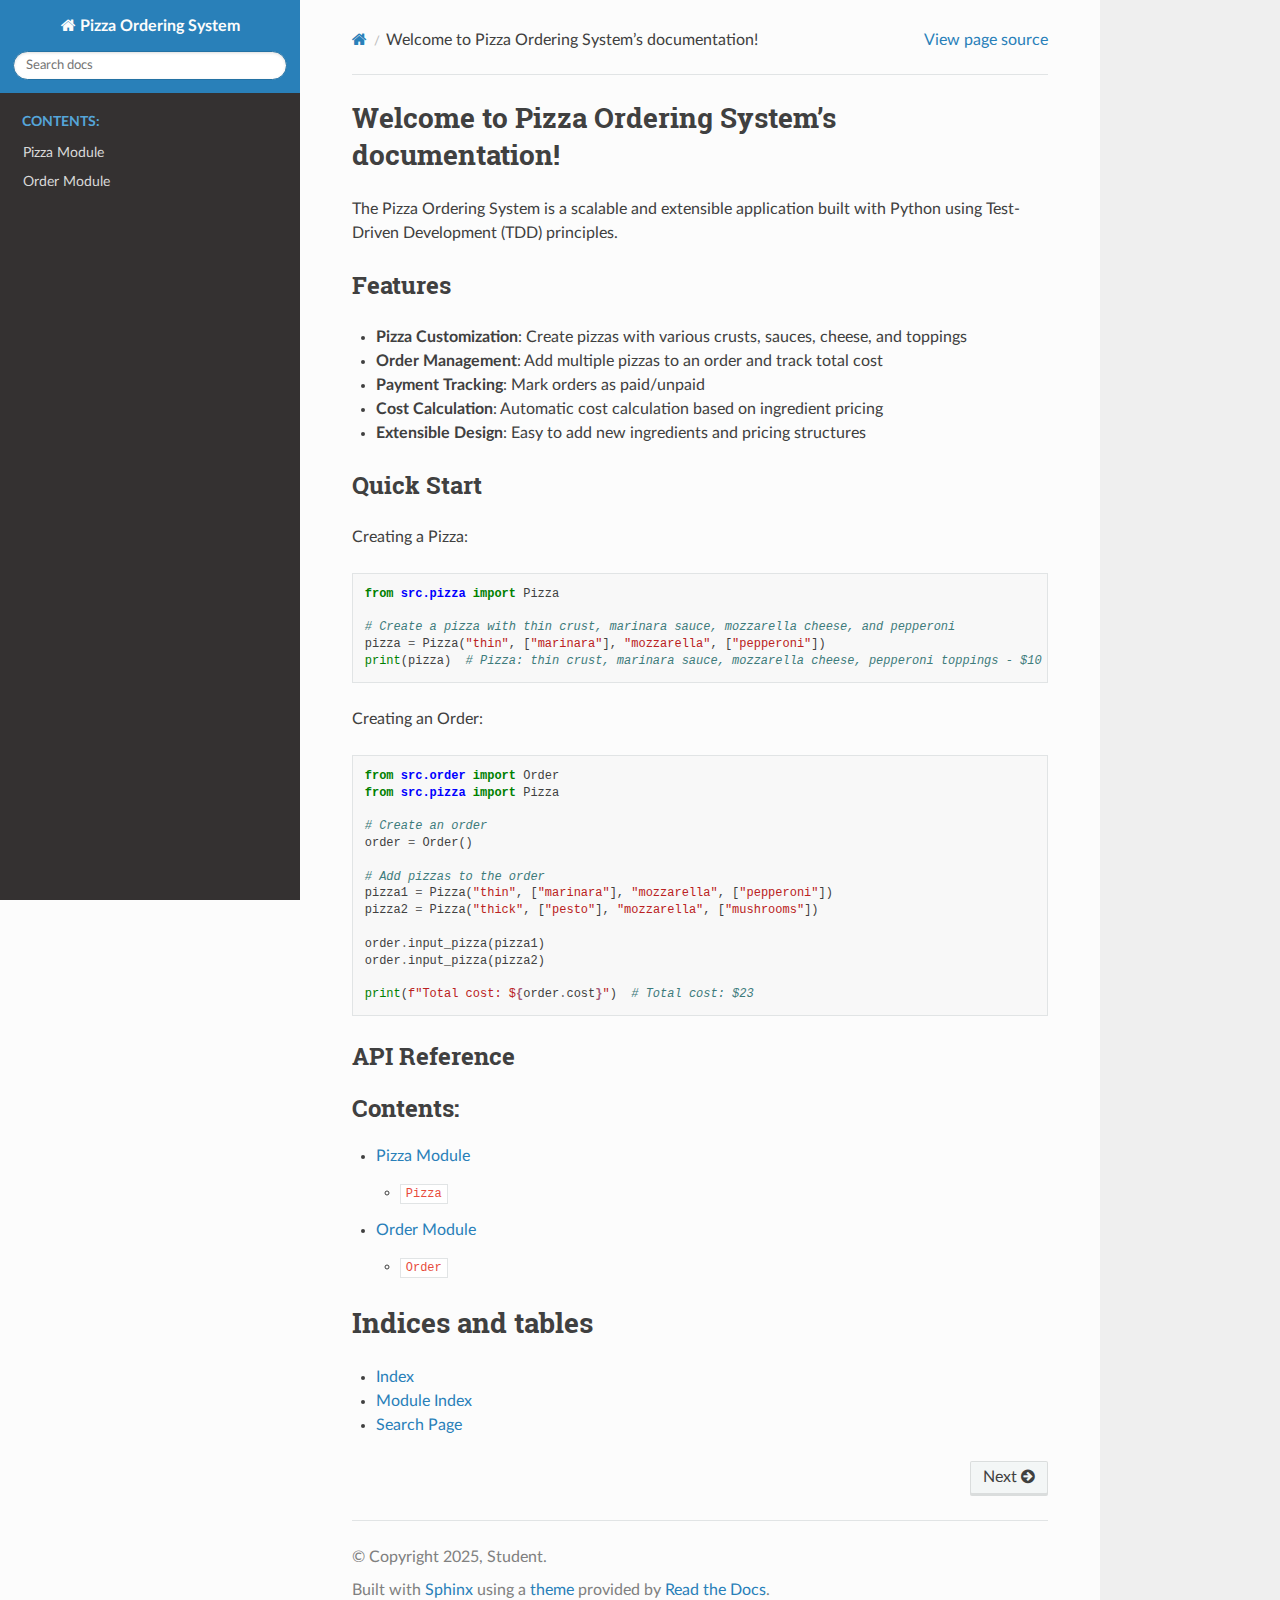
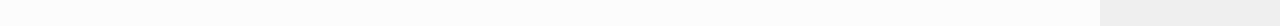
<file: module_4/sphinx_html/index.html>
<!DOCTYPE html>
<html class="writer-html5" lang="en" data-content_root="./">
<head>
  <meta charset="utf-8" /><meta name="viewport" content="width=device-width, initial-scale=1" />

  <meta name="viewport" content="width=device-width, initial-scale=1.0" />
  <title>Welcome to Pizza Ordering System’s documentation! &mdash; Pizza Ordering System 1.0 documentation</title>
      <link rel="stylesheet" type="text/css" href="_static/pygments.css?v=b86133f3" />
      <link rel="stylesheet" type="text/css" href="_static/css/theme.css?v=e59714d7" />

  
      <script src="_static/jquery.js?v=5d32c60e"></script>
      <script src="_static/_sphinx_javascript_frameworks_compat.js?v=2cd50e6c"></script>
      <script src="_static/documentation_options.js?v=f2a433a1"></script>
      <script src="_static/doctools.js?v=9bcbadda"></script>
      <script src="_static/sphinx_highlight.js?v=dc90522c"></script>
    <script src="_static/js/theme.js"></script>
    <link rel="index" title="Index" href="genindex.html" />
    <link rel="search" title="Search" href="search.html" />
    <link rel="next" title="Pizza Module" href="pizza.html" /> 
</head>

<body class="wy-body-for-nav"> 
  <div class="wy-grid-for-nav">
    <nav data-toggle="wy-nav-shift" class="wy-nav-side">
      <div class="wy-side-scroll">
        <div class="wy-side-nav-search" >

          
          
          <a href="#" class="icon icon-home">
            Pizza Ordering System
          </a>
<div role="search">
  <form id="rtd-search-form" class="wy-form" action="search.html" method="get">
    <input type="text" name="q" placeholder="Search docs" aria-label="Search docs" />
    <input type="hidden" name="check_keywords" value="yes" />
    <input type="hidden" name="area" value="default" />
  </form>
</div>
        </div><div class="wy-menu wy-menu-vertical" data-spy="affix" role="navigation" aria-label="Navigation menu">
              <p class="caption" role="heading"><span class="caption-text">Contents:</span></p>
<ul>
<li class="toctree-l1"><a class="reference internal" href="pizza.html">Pizza Module</a></li>
<li class="toctree-l1"><a class="reference internal" href="order.html">Order Module</a></li>
</ul>

        </div>
      </div>
    </nav>

    <section data-toggle="wy-nav-shift" class="wy-nav-content-wrap"><nav class="wy-nav-top" aria-label="Mobile navigation menu" >
          <i data-toggle="wy-nav-top" class="fa fa-bars"></i>
          <a href="#">Pizza Ordering System</a>
      </nav>

      <div class="wy-nav-content">
        <div class="rst-content">
          <div role="navigation" aria-label="Page navigation">
  <ul class="wy-breadcrumbs">
      <li><a href="#" class="icon icon-home" aria-label="Home"></a></li>
      <li class="breadcrumb-item active">Welcome to Pizza Ordering System’s documentation!</li>
      <li class="wy-breadcrumbs-aside">
            <a href="_sources/index.rst.txt" rel="nofollow"> View page source</a>
      </li>
  </ul>
  <hr/>
</div>
          <div role="main" class="document" itemscope="itemscope" itemtype="http://schema.org/Article">
           <div itemprop="articleBody">
             
  <section id="welcome-to-pizza-ordering-system-s-documentation">
<h1>Welcome to Pizza Ordering System’s documentation!<a class="headerlink" href="#welcome-to-pizza-ordering-system-s-documentation" title="Link to this heading"></a></h1>
<p>The Pizza Ordering System is a scalable and extensible application built with Python using Test-Driven Development (TDD) principles.</p>
<section id="features">
<h2>Features<a class="headerlink" href="#features" title="Link to this heading"></a></h2>
<ul class="simple">
<li><p><strong>Pizza Customization</strong>: Create pizzas with various crusts, sauces, cheese, and toppings</p></li>
<li><p><strong>Order Management</strong>: Add multiple pizzas to an order and track total cost</p></li>
<li><p><strong>Payment Tracking</strong>: Mark orders as paid/unpaid</p></li>
<li><p><strong>Cost Calculation</strong>: Automatic cost calculation based on ingredient pricing</p></li>
<li><p><strong>Extensible Design</strong>: Easy to add new ingredients and pricing structures</p></li>
</ul>
</section>
<section id="quick-start">
<h2>Quick Start<a class="headerlink" href="#quick-start" title="Link to this heading"></a></h2>
<p>Creating a Pizza:</p>
<div class="highlight-default notranslate"><div class="highlight"><pre><span></span><span class="kn">from</span><span class="w"> </span><span class="nn">src.pizza</span><span class="w"> </span><span class="kn">import</span> <span class="n">Pizza</span>

<span class="c1"># Create a pizza with thin crust, marinara sauce, mozzarella cheese, and pepperoni</span>
<span class="n">pizza</span> <span class="o">=</span> <span class="n">Pizza</span><span class="p">(</span><span class="s2">&quot;thin&quot;</span><span class="p">,</span> <span class="p">[</span><span class="s2">&quot;marinara&quot;</span><span class="p">],</span> <span class="s2">&quot;mozzarella&quot;</span><span class="p">,</span> <span class="p">[</span><span class="s2">&quot;pepperoni&quot;</span><span class="p">])</span>
<span class="nb">print</span><span class="p">(</span><span class="n">pizza</span><span class="p">)</span>  <span class="c1"># Pizza: thin crust, marinara sauce, mozzarella cheese, pepperoni toppings - $10</span>
</pre></div>
</div>
<p>Creating an Order:</p>
<div class="highlight-default notranslate"><div class="highlight"><pre><span></span><span class="kn">from</span><span class="w"> </span><span class="nn">src.order</span><span class="w"> </span><span class="kn">import</span> <span class="n">Order</span>
<span class="kn">from</span><span class="w"> </span><span class="nn">src.pizza</span><span class="w"> </span><span class="kn">import</span> <span class="n">Pizza</span>

<span class="c1"># Create an order</span>
<span class="n">order</span> <span class="o">=</span> <span class="n">Order</span><span class="p">()</span>

<span class="c1"># Add pizzas to the order</span>
<span class="n">pizza1</span> <span class="o">=</span> <span class="n">Pizza</span><span class="p">(</span><span class="s2">&quot;thin&quot;</span><span class="p">,</span> <span class="p">[</span><span class="s2">&quot;marinara&quot;</span><span class="p">],</span> <span class="s2">&quot;mozzarella&quot;</span><span class="p">,</span> <span class="p">[</span><span class="s2">&quot;pepperoni&quot;</span><span class="p">])</span>
<span class="n">pizza2</span> <span class="o">=</span> <span class="n">Pizza</span><span class="p">(</span><span class="s2">&quot;thick&quot;</span><span class="p">,</span> <span class="p">[</span><span class="s2">&quot;pesto&quot;</span><span class="p">],</span> <span class="s2">&quot;mozzarella&quot;</span><span class="p">,</span> <span class="p">[</span><span class="s2">&quot;mushrooms&quot;</span><span class="p">])</span>

<span class="n">order</span><span class="o">.</span><span class="n">input_pizza</span><span class="p">(</span><span class="n">pizza1</span><span class="p">)</span>
<span class="n">order</span><span class="o">.</span><span class="n">input_pizza</span><span class="p">(</span><span class="n">pizza2</span><span class="p">)</span>

<span class="nb">print</span><span class="p">(</span><span class="sa">f</span><span class="s2">&quot;Total cost: $</span><span class="si">{</span><span class="n">order</span><span class="o">.</span><span class="n">cost</span><span class="si">}</span><span class="s2">&quot;</span><span class="p">)</span>  <span class="c1"># Total cost: $23</span>
</pre></div>
</div>
</section>
<section id="api-reference">
<h2>API Reference<a class="headerlink" href="#api-reference" title="Link to this heading"></a></h2>
<div class="toctree-wrapper compound">
<p class="caption" role="heading"><span class="caption-text">Contents:</span></p>
<ul>
<li class="toctree-l1"><a class="reference internal" href="pizza.html">Pizza Module</a><ul>
<li class="toctree-l2"><a class="reference internal" href="pizza.html#src.pizza.Pizza"><code class="docutils literal notranslate"><span class="pre">Pizza</span></code></a></li>
</ul>
</li>
<li class="toctree-l1"><a class="reference internal" href="order.html">Order Module</a><ul>
<li class="toctree-l2"><a class="reference internal" href="order.html#src.order.Order"><code class="docutils literal notranslate"><span class="pre">Order</span></code></a></li>
</ul>
</li>
</ul>
</div>
</section>
</section>
<section id="indices-and-tables">
<h1>Indices and tables<a class="headerlink" href="#indices-and-tables" title="Link to this heading"></a></h1>
<ul class="simple">
<li><p><a class="reference internal" href="genindex.html"><span class="std std-ref">Index</span></a></p></li>
<li><p><a class="reference internal" href="py-modindex.html"><span class="std std-ref">Module Index</span></a></p></li>
<li><p><a class="reference internal" href="search.html"><span class="std std-ref">Search Page</span></a></p></li>
</ul>
</section>


           </div>
          </div>
          <footer><div class="rst-footer-buttons" role="navigation" aria-label="Footer">
        <a href="pizza.html" class="btn btn-neutral float-right" title="Pizza Module" accesskey="n" rel="next">Next <span class="fa fa-arrow-circle-right" aria-hidden="true"></span></a>
    </div>

  <hr/>

  <div role="contentinfo">
    <p>&#169; Copyright 2025, Student.</p>
  </div>

  Built with <a href="https://www.sphinx-doc.org/">Sphinx</a> using a
    <a href="https://github.com/readthedocs/sphinx_rtd_theme">theme</a>
    provided by <a href="https://readthedocs.org">Read the Docs</a>.
   

</footer>
        </div>
      </div>
    </section>
  </div>
  <script>
      jQuery(function () {
          SphinxRtdTheme.Navigation.enable(true);
      });
  </script> 

</body>
</html>
</file>
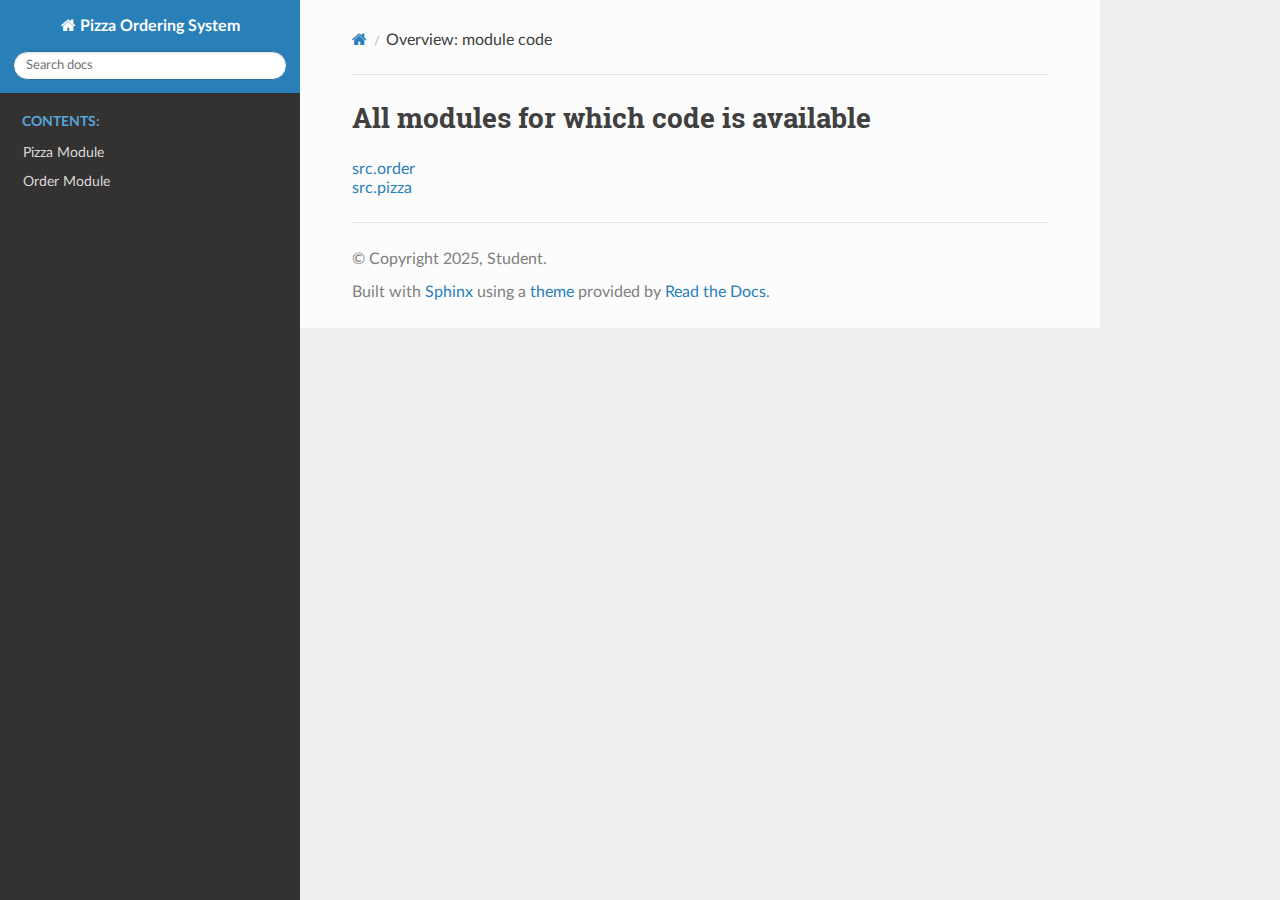
<file: module_4/sphinx_html/_modules/index.html>
<!DOCTYPE html>
<html class="writer-html5" lang="en" data-content_root="../">
<head>
  <meta charset="utf-8" />
  <meta name="viewport" content="width=device-width, initial-scale=1.0" />
  <title>Overview: module code &mdash; Pizza Ordering System 1.0 documentation</title>
      <link rel="stylesheet" type="text/css" href="../_static/pygments.css?v=b86133f3" />
      <link rel="stylesheet" type="text/css" href="../_static/css/theme.css?v=e59714d7" />

  
      <script src="../_static/jquery.js?v=5d32c60e"></script>
      <script src="../_static/_sphinx_javascript_frameworks_compat.js?v=2cd50e6c"></script>
      <script src="../_static/documentation_options.js?v=f2a433a1"></script>
      <script src="../_static/doctools.js?v=9bcbadda"></script>
      <script src="../_static/sphinx_highlight.js?v=dc90522c"></script>
    <script src="../_static/js/theme.js"></script>
    <link rel="index" title="Index" href="../genindex.html" />
    <link rel="search" title="Search" href="../search.html" /> 
</head>

<body class="wy-body-for-nav"> 
  <div class="wy-grid-for-nav">
    <nav data-toggle="wy-nav-shift" class="wy-nav-side">
      <div class="wy-side-scroll">
        <div class="wy-side-nav-search" >

          
          
          <a href="../index.html" class="icon icon-home">
            Pizza Ordering System
          </a>
<div role="search">
  <form id="rtd-search-form" class="wy-form" action="../search.html" method="get">
    <input type="text" name="q" placeholder="Search docs" aria-label="Search docs" />
    <input type="hidden" name="check_keywords" value="yes" />
    <input type="hidden" name="area" value="default" />
  </form>
</div>
        </div><div class="wy-menu wy-menu-vertical" data-spy="affix" role="navigation" aria-label="Navigation menu">
              <p class="caption" role="heading"><span class="caption-text">Contents:</span></p>
<ul>
<li class="toctree-l1"><a class="reference internal" href="../pizza.html">Pizza Module</a></li>
<li class="toctree-l1"><a class="reference internal" href="../order.html">Order Module</a></li>
</ul>

        </div>
      </div>
    </nav>

    <section data-toggle="wy-nav-shift" class="wy-nav-content-wrap"><nav class="wy-nav-top" aria-label="Mobile navigation menu" >
          <i data-toggle="wy-nav-top" class="fa fa-bars"></i>
          <a href="../index.html">Pizza Ordering System</a>
      </nav>

      <div class="wy-nav-content">
        <div class="rst-content">
          <div role="navigation" aria-label="Page navigation">
  <ul class="wy-breadcrumbs">
      <li><a href="../index.html" class="icon icon-home" aria-label="Home"></a></li>
      <li class="breadcrumb-item active">Overview: module code</li>
      <li class="wy-breadcrumbs-aside">
      </li>
  </ul>
  <hr/>
</div>
          <div role="main" class="document" itemscope="itemscope" itemtype="http://schema.org/Article">
           <div itemprop="articleBody">
             
  <h1>All modules for which code is available</h1>
<ul><li><a href="src/order.html">src.order</a></li>
<li><a href="src/pizza.html">src.pizza</a></li>
</ul>

           </div>
          </div>
          <footer>

  <hr/>

  <div role="contentinfo">
    <p>&#169; Copyright 2025, Student.</p>
  </div>

  Built with <a href="https://www.sphinx-doc.org/">Sphinx</a> using a
    <a href="https://github.com/readthedocs/sphinx_rtd_theme">theme</a>
    provided by <a href="https://readthedocs.org">Read the Docs</a>.
   

</footer>
        </div>
      </div>
    </section>
  </div>
  <script>
      jQuery(function () {
          SphinxRtdTheme.Navigation.enable(true);
      });
  </script> 

</body>
</html>
</file>
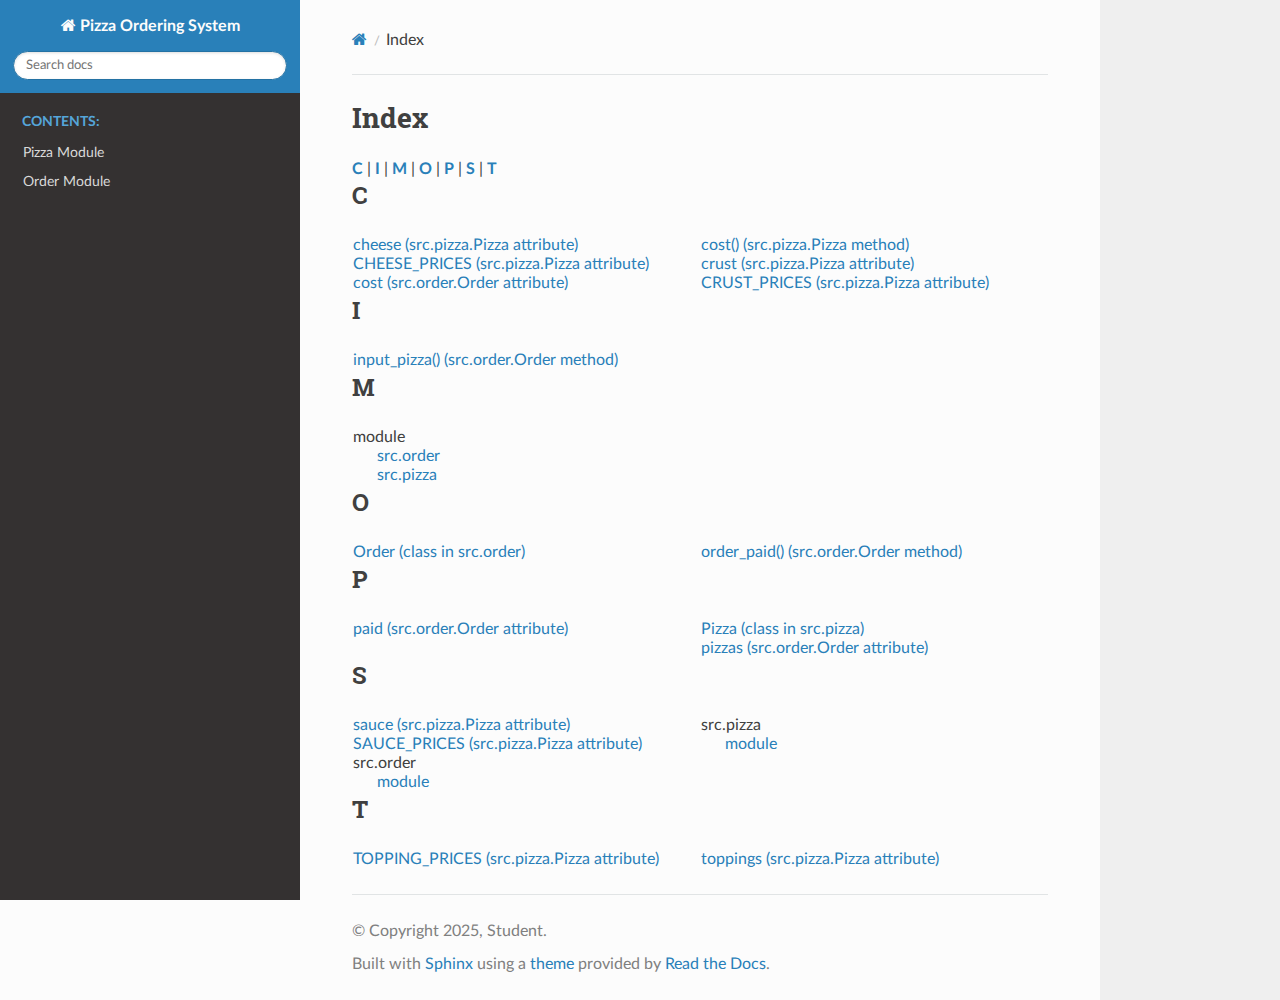
<file: module_4/sphinx_html/genindex.html>
<!DOCTYPE html>
<html class="writer-html5" lang="en" data-content_root="./">
<head>
  <meta charset="utf-8" />
  <meta name="viewport" content="width=device-width, initial-scale=1.0" />
  <title>Index &mdash; Pizza Ordering System 1.0 documentation</title>
      <link rel="stylesheet" type="text/css" href="_static/pygments.css?v=b86133f3" />
      <link rel="stylesheet" type="text/css" href="_static/css/theme.css?v=e59714d7" />

  
      <script src="_static/jquery.js?v=5d32c60e"></script>
      <script src="_static/_sphinx_javascript_frameworks_compat.js?v=2cd50e6c"></script>
      <script src="_static/documentation_options.js?v=f2a433a1"></script>
      <script src="_static/doctools.js?v=9bcbadda"></script>
      <script src="_static/sphinx_highlight.js?v=dc90522c"></script>
    <script src="_static/js/theme.js"></script>
    <link rel="index" title="Index" href="#" />
    <link rel="search" title="Search" href="search.html" /> 
</head>

<body class="wy-body-for-nav"> 
  <div class="wy-grid-for-nav">
    <nav data-toggle="wy-nav-shift" class="wy-nav-side">
      <div class="wy-side-scroll">
        <div class="wy-side-nav-search" >

          
          
          <a href="index.html" class="icon icon-home">
            Pizza Ordering System
          </a>
<div role="search">
  <form id="rtd-search-form" class="wy-form" action="search.html" method="get">
    <input type="text" name="q" placeholder="Search docs" aria-label="Search docs" />
    <input type="hidden" name="check_keywords" value="yes" />
    <input type="hidden" name="area" value="default" />
  </form>
</div>
        </div><div class="wy-menu wy-menu-vertical" data-spy="affix" role="navigation" aria-label="Navigation menu">
              <p class="caption" role="heading"><span class="caption-text">Contents:</span></p>
<ul>
<li class="toctree-l1"><a class="reference internal" href="pizza.html">Pizza Module</a></li>
<li class="toctree-l1"><a class="reference internal" href="order.html">Order Module</a></li>
</ul>

        </div>
      </div>
    </nav>

    <section data-toggle="wy-nav-shift" class="wy-nav-content-wrap"><nav class="wy-nav-top" aria-label="Mobile navigation menu" >
          <i data-toggle="wy-nav-top" class="fa fa-bars"></i>
          <a href="index.html">Pizza Ordering System</a>
      </nav>

      <div class="wy-nav-content">
        <div class="rst-content">
          <div role="navigation" aria-label="Page navigation">
  <ul class="wy-breadcrumbs">
      <li><a href="index.html" class="icon icon-home" aria-label="Home"></a></li>
      <li class="breadcrumb-item active">Index</li>
      <li class="wy-breadcrumbs-aside">
      </li>
  </ul>
  <hr/>
</div>
          <div role="main" class="document" itemscope="itemscope" itemtype="http://schema.org/Article">
           <div itemprop="articleBody">
             

<h1 id="index">Index</h1>

<div class="genindex-jumpbox">
 <a href="#C"><strong>C</strong></a>
 | <a href="#I"><strong>I</strong></a>
 | <a href="#M"><strong>M</strong></a>
 | <a href="#O"><strong>O</strong></a>
 | <a href="#P"><strong>P</strong></a>
 | <a href="#S"><strong>S</strong></a>
 | <a href="#T"><strong>T</strong></a>
 
</div>
<h2 id="C">C</h2>
<table style="width: 100%" class="indextable genindextable"><tr>
  <td style="width: 33%; vertical-align: top;"><ul>
      <li><a href="pizza.html#src.pizza.Pizza.cheese">cheese (src.pizza.Pizza attribute)</a>
</li>
      <li><a href="pizza.html#src.pizza.Pizza.CHEESE_PRICES">CHEESE_PRICES (src.pizza.Pizza attribute)</a>
</li>
      <li><a href="order.html#src.order.Order.cost">cost (src.order.Order attribute)</a>
</li>
  </ul></td>
  <td style="width: 33%; vertical-align: top;"><ul>
      <li><a href="pizza.html#src.pizza.Pizza.cost">cost() (src.pizza.Pizza method)</a>
</li>
      <li><a href="pizza.html#src.pizza.Pizza.crust">crust (src.pizza.Pizza attribute)</a>
</li>
      <li><a href="pizza.html#src.pizza.Pizza.CRUST_PRICES">CRUST_PRICES (src.pizza.Pizza attribute)</a>
</li>
  </ul></td>
</tr></table>

<h2 id="I">I</h2>
<table style="width: 100%" class="indextable genindextable"><tr>
  <td style="width: 33%; vertical-align: top;"><ul>
      <li><a href="order.html#src.order.Order.input_pizza">input_pizza() (src.order.Order method)</a>
</li>
  </ul></td>
</tr></table>

<h2 id="M">M</h2>
<table style="width: 100%" class="indextable genindextable"><tr>
  <td style="width: 33%; vertical-align: top;"><ul>
      <li>
    module

      <ul>
        <li><a href="order.html#module-src.order">src.order</a>
</li>
        <li><a href="pizza.html#module-src.pizza">src.pizza</a>
</li>
      </ul></li>
  </ul></td>
</tr></table>

<h2 id="O">O</h2>
<table style="width: 100%" class="indextable genindextable"><tr>
  <td style="width: 33%; vertical-align: top;"><ul>
      <li><a href="order.html#src.order.Order">Order (class in src.order)</a>
</li>
  </ul></td>
  <td style="width: 33%; vertical-align: top;"><ul>
      <li><a href="order.html#src.order.Order.order_paid">order_paid() (src.order.Order method)</a>
</li>
  </ul></td>
</tr></table>

<h2 id="P">P</h2>
<table style="width: 100%" class="indextable genindextable"><tr>
  <td style="width: 33%; vertical-align: top;"><ul>
      <li><a href="order.html#src.order.Order.paid">paid (src.order.Order attribute)</a>
</li>
  </ul></td>
  <td style="width: 33%; vertical-align: top;"><ul>
      <li><a href="pizza.html#src.pizza.Pizza">Pizza (class in src.pizza)</a>
</li>
      <li><a href="order.html#src.order.Order.pizzas">pizzas (src.order.Order attribute)</a>
</li>
  </ul></td>
</tr></table>

<h2 id="S">S</h2>
<table style="width: 100%" class="indextable genindextable"><tr>
  <td style="width: 33%; vertical-align: top;"><ul>
      <li><a href="pizza.html#src.pizza.Pizza.sauce">sauce (src.pizza.Pizza attribute)</a>
</li>
      <li><a href="pizza.html#src.pizza.Pizza.SAUCE_PRICES">SAUCE_PRICES (src.pizza.Pizza attribute)</a>
</li>
      <li>
    src.order

      <ul>
        <li><a href="order.html#module-src.order">module</a>
</li>
      </ul></li>
  </ul></td>
  <td style="width: 33%; vertical-align: top;"><ul>
      <li>
    src.pizza

      <ul>
        <li><a href="pizza.html#module-src.pizza">module</a>
</li>
      </ul></li>
  </ul></td>
</tr></table>

<h2 id="T">T</h2>
<table style="width: 100%" class="indextable genindextable"><tr>
  <td style="width: 33%; vertical-align: top;"><ul>
      <li><a href="pizza.html#src.pizza.Pizza.TOPPING_PRICES">TOPPING_PRICES (src.pizza.Pizza attribute)</a>
</li>
  </ul></td>
  <td style="width: 33%; vertical-align: top;"><ul>
      <li><a href="pizza.html#src.pizza.Pizza.toppings">toppings (src.pizza.Pizza attribute)</a>
</li>
  </ul></td>
</tr></table>



           </div>
          </div>
          <footer>

  <hr/>

  <div role="contentinfo">
    <p>&#169; Copyright 2025, Student.</p>
  </div>

  Built with <a href="https://www.sphinx-doc.org/">Sphinx</a> using a
    <a href="https://github.com/readthedocs/sphinx_rtd_theme">theme</a>
    provided by <a href="https://readthedocs.org">Read the Docs</a>.
   

</footer>
        </div>
      </div>
    </section>
  </div>
  <script>
      jQuery(function () {
          SphinxRtdTheme.Navigation.enable(true);
      });
  </script> 

</body>
</html>
</file>
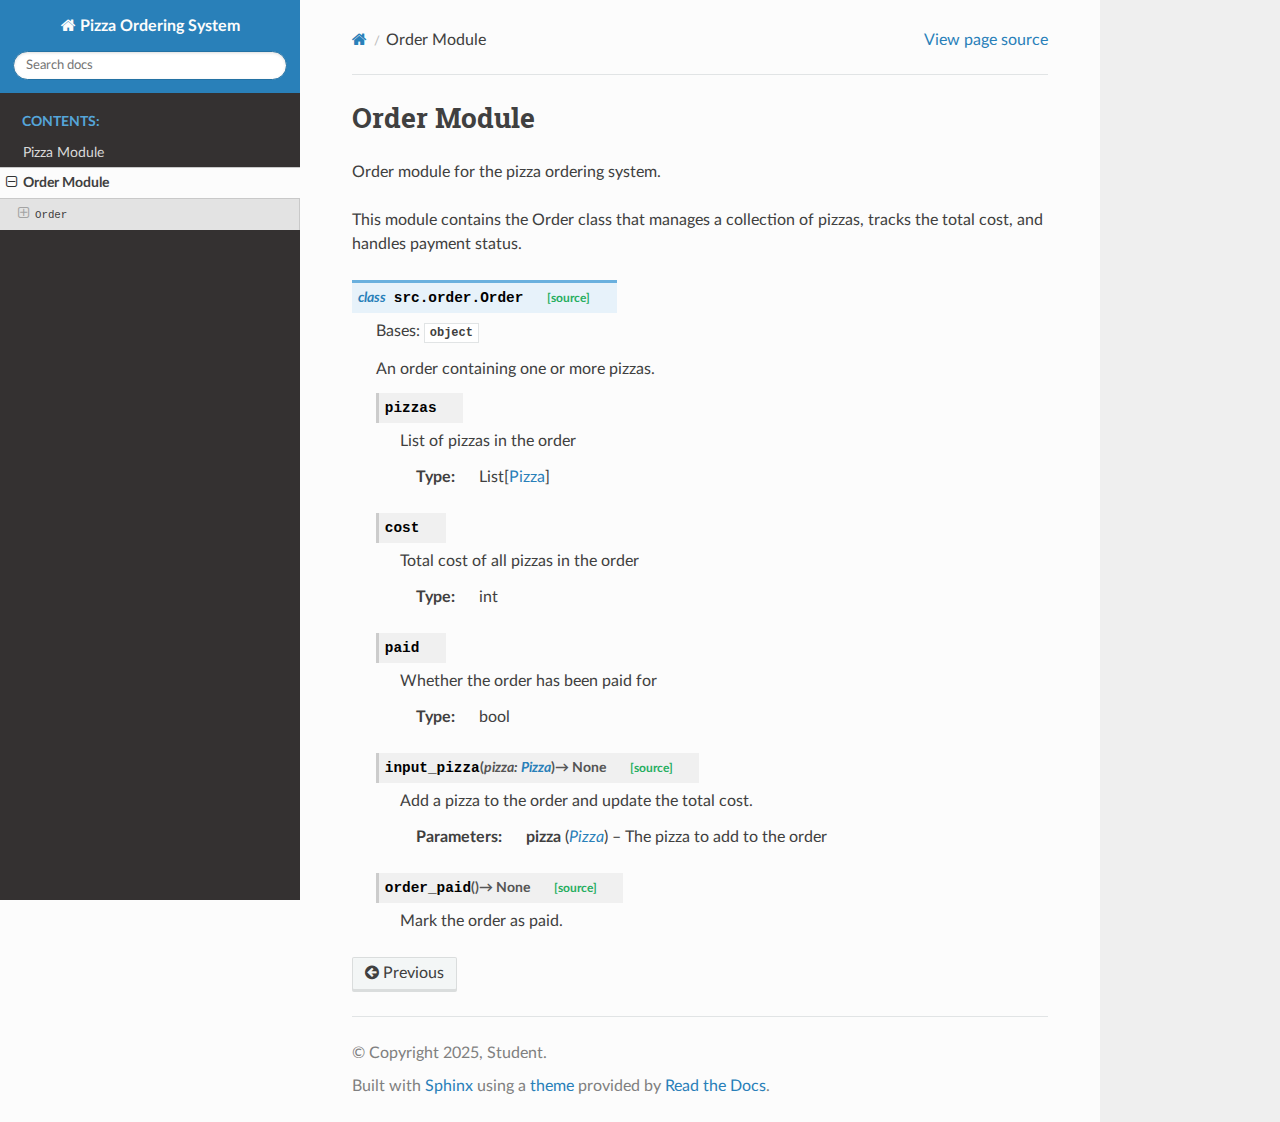
<file: module_4/sphinx_html/order.html>
<!DOCTYPE html>
<html class="writer-html5" lang="en" data-content_root="./">
<head>
  <meta charset="utf-8" /><meta name="viewport" content="width=device-width, initial-scale=1" />

  <meta name="viewport" content="width=device-width, initial-scale=1.0" />
  <title>Order Module &mdash; Pizza Ordering System 1.0 documentation</title>
      <link rel="stylesheet" type="text/css" href="_static/pygments.css?v=b86133f3" />
      <link rel="stylesheet" type="text/css" href="_static/css/theme.css?v=e59714d7" />

  
      <script src="_static/jquery.js?v=5d32c60e"></script>
      <script src="_static/_sphinx_javascript_frameworks_compat.js?v=2cd50e6c"></script>
      <script src="_static/documentation_options.js?v=f2a433a1"></script>
      <script src="_static/doctools.js?v=9bcbadda"></script>
      <script src="_static/sphinx_highlight.js?v=dc90522c"></script>
    <script src="_static/js/theme.js"></script>
    <link rel="index" title="Index" href="genindex.html" />
    <link rel="search" title="Search" href="search.html" />
    <link rel="prev" title="Pizza Module" href="pizza.html" /> 
</head>

<body class="wy-body-for-nav"> 
  <div class="wy-grid-for-nav">
    <nav data-toggle="wy-nav-shift" class="wy-nav-side">
      <div class="wy-side-scroll">
        <div class="wy-side-nav-search" >

          
          
          <a href="index.html" class="icon icon-home">
            Pizza Ordering System
          </a>
<div role="search">
  <form id="rtd-search-form" class="wy-form" action="search.html" method="get">
    <input type="text" name="q" placeholder="Search docs" aria-label="Search docs" />
    <input type="hidden" name="check_keywords" value="yes" />
    <input type="hidden" name="area" value="default" />
  </form>
</div>
        </div><div class="wy-menu wy-menu-vertical" data-spy="affix" role="navigation" aria-label="Navigation menu">
              <p class="caption" role="heading"><span class="caption-text">Contents:</span></p>
<ul class="current">
<li class="toctree-l1"><a class="reference internal" href="pizza.html">Pizza Module</a></li>
<li class="toctree-l1 current"><a class="current reference internal" href="#">Order Module</a><ul>
<li class="toctree-l2"><a class="reference internal" href="#src.order.Order"><code class="docutils literal notranslate"><span class="pre">Order</span></code></a><ul>
<li class="toctree-l3"><a class="reference internal" href="#src.order.Order.pizzas"><code class="docutils literal notranslate"><span class="pre">Order.pizzas</span></code></a></li>
<li class="toctree-l3"><a class="reference internal" href="#src.order.Order.cost"><code class="docutils literal notranslate"><span class="pre">Order.cost</span></code></a></li>
<li class="toctree-l3"><a class="reference internal" href="#src.order.Order.paid"><code class="docutils literal notranslate"><span class="pre">Order.paid</span></code></a></li>
<li class="toctree-l3"><a class="reference internal" href="#src.order.Order.input_pizza"><code class="docutils literal notranslate"><span class="pre">Order.input_pizza()</span></code></a></li>
<li class="toctree-l3"><a class="reference internal" href="#src.order.Order.order_paid"><code class="docutils literal notranslate"><span class="pre">Order.order_paid()</span></code></a></li>
</ul>
</li>
</ul>
</li>
</ul>

        </div>
      </div>
    </nav>

    <section data-toggle="wy-nav-shift" class="wy-nav-content-wrap"><nav class="wy-nav-top" aria-label="Mobile navigation menu" >
          <i data-toggle="wy-nav-top" class="fa fa-bars"></i>
          <a href="index.html">Pizza Ordering System</a>
      </nav>

      <div class="wy-nav-content">
        <div class="rst-content">
          <div role="navigation" aria-label="Page navigation">
  <ul class="wy-breadcrumbs">
      <li><a href="index.html" class="icon icon-home" aria-label="Home"></a></li>
      <li class="breadcrumb-item active">Order Module</li>
      <li class="wy-breadcrumbs-aside">
            <a href="_sources/order.rst.txt" rel="nofollow"> View page source</a>
      </li>
  </ul>
  <hr/>
</div>
          <div role="main" class="document" itemscope="itemscope" itemtype="http://schema.org/Article">
           <div itemprop="articleBody">
             
  <section id="module-src.order">
<span id="order-module"></span><h1>Order Module<a class="headerlink" href="#module-src.order" title="Link to this heading"></a></h1>
<p>Order module for the pizza ordering system.</p>
<p>This module contains the Order class that manages a collection of pizzas,
tracks the total cost, and handles payment status.</p>
<dl class="py class">
<dt class="sig sig-object py" id="src.order.Order">
<em class="property"><span class="k"><span class="pre">class</span></span><span class="w"> </span></em><span class="sig-prename descclassname"><span class="pre">src.order.</span></span><span class="sig-name descname"><span class="pre">Order</span></span><a class="reference internal" href="_modules/src/order.html#Order"><span class="viewcode-link"><span class="pre">[source]</span></span></a><a class="headerlink" href="#src.order.Order" title="Link to this definition"></a></dt>
<dd><p>Bases: <code class="xref py py-class docutils literal notranslate"><span class="pre">object</span></code></p>
<p>An order containing one or more pizzas.</p>
<dl class="py attribute">
<dt class="sig sig-object py" id="src.order.Order.pizzas">
<span class="sig-name descname"><span class="pre">pizzas</span></span><a class="headerlink" href="#src.order.Order.pizzas" title="Link to this definition"></a></dt>
<dd><p>List of pizzas in the order</p>
<dl class="field-list simple">
<dt class="field-odd">Type<span class="colon">:</span></dt>
<dd class="field-odd"><p>List[<a class="reference internal" href="pizza.html#src.pizza.Pizza" title="src.pizza.Pizza">Pizza</a>]</p>
</dd>
</dl>
</dd></dl>

<dl class="py attribute">
<dt class="sig sig-object py" id="src.order.Order.cost">
<span class="sig-name descname"><span class="pre">cost</span></span><a class="headerlink" href="#src.order.Order.cost" title="Link to this definition"></a></dt>
<dd><p>Total cost of all pizzas in the order</p>
<dl class="field-list simple">
<dt class="field-odd">Type<span class="colon">:</span></dt>
<dd class="field-odd"><p>int</p>
</dd>
</dl>
</dd></dl>

<dl class="py attribute">
<dt class="sig sig-object py" id="src.order.Order.paid">
<span class="sig-name descname"><span class="pre">paid</span></span><a class="headerlink" href="#src.order.Order.paid" title="Link to this definition"></a></dt>
<dd><p>Whether the order has been paid for</p>
<dl class="field-list simple">
<dt class="field-odd">Type<span class="colon">:</span></dt>
<dd class="field-odd"><p>bool</p>
</dd>
</dl>
</dd></dl>

<dl class="py method">
<dt class="sig sig-object py" id="src.order.Order.input_pizza">
<span class="sig-name descname"><span class="pre">input_pizza</span></span><span class="sig-paren">(</span><em class="sig-param"><span class="n"><span class="pre">pizza</span></span><span class="p"><span class="pre">:</span></span><span class="w"> </span><span class="n"><a class="reference internal" href="pizza.html#src.pizza.Pizza" title="src.pizza.Pizza"><span class="pre">Pizza</span></a></span></em><span class="sig-paren">)</span> <span class="sig-return"><span class="sig-return-icon">&#x2192;</span> <span class="sig-return-typehint"><span class="pre">None</span></span></span><a class="reference internal" href="_modules/src/order.html#Order.input_pizza"><span class="viewcode-link"><span class="pre">[source]</span></span></a><a class="headerlink" href="#src.order.Order.input_pizza" title="Link to this definition"></a></dt>
<dd><p>Add a pizza to the order and update the total cost.</p>
<dl class="field-list simple">
<dt class="field-odd">Parameters<span class="colon">:</span></dt>
<dd class="field-odd"><p><strong>pizza</strong> (<a class="reference internal" href="pizza.html#src.pizza.Pizza" title="src.pizza.Pizza"><em>Pizza</em></a>) – The pizza to add to the order</p>
</dd>
</dl>
</dd></dl>

<dl class="py method">
<dt class="sig sig-object py" id="src.order.Order.order_paid">
<span class="sig-name descname"><span class="pre">order_paid</span></span><span class="sig-paren">(</span><span class="sig-paren">)</span> <span class="sig-return"><span class="sig-return-icon">&#x2192;</span> <span class="sig-return-typehint"><span class="pre">None</span></span></span><a class="reference internal" href="_modules/src/order.html#Order.order_paid"><span class="viewcode-link"><span class="pre">[source]</span></span></a><a class="headerlink" href="#src.order.Order.order_paid" title="Link to this definition"></a></dt>
<dd><p>Mark the order as paid.</p>
</dd></dl>

</dd></dl>

</section>


           </div>
          </div>
          <footer><div class="rst-footer-buttons" role="navigation" aria-label="Footer">
        <a href="pizza.html" class="btn btn-neutral float-left" title="Pizza Module" accesskey="p" rel="prev"><span class="fa fa-arrow-circle-left" aria-hidden="true"></span> Previous</a>
    </div>

  <hr/>

  <div role="contentinfo">
    <p>&#169; Copyright 2025, Student.</p>
  </div>

  Built with <a href="https://www.sphinx-doc.org/">Sphinx</a> using a
    <a href="https://github.com/readthedocs/sphinx_rtd_theme">theme</a>
    provided by <a href="https://readthedocs.org">Read the Docs</a>.
   

</footer>
        </div>
      </div>
    </section>
  </div>
  <script>
      jQuery(function () {
          SphinxRtdTheme.Navigation.enable(true);
      });
  </script> 

</body>
</html>
</file>
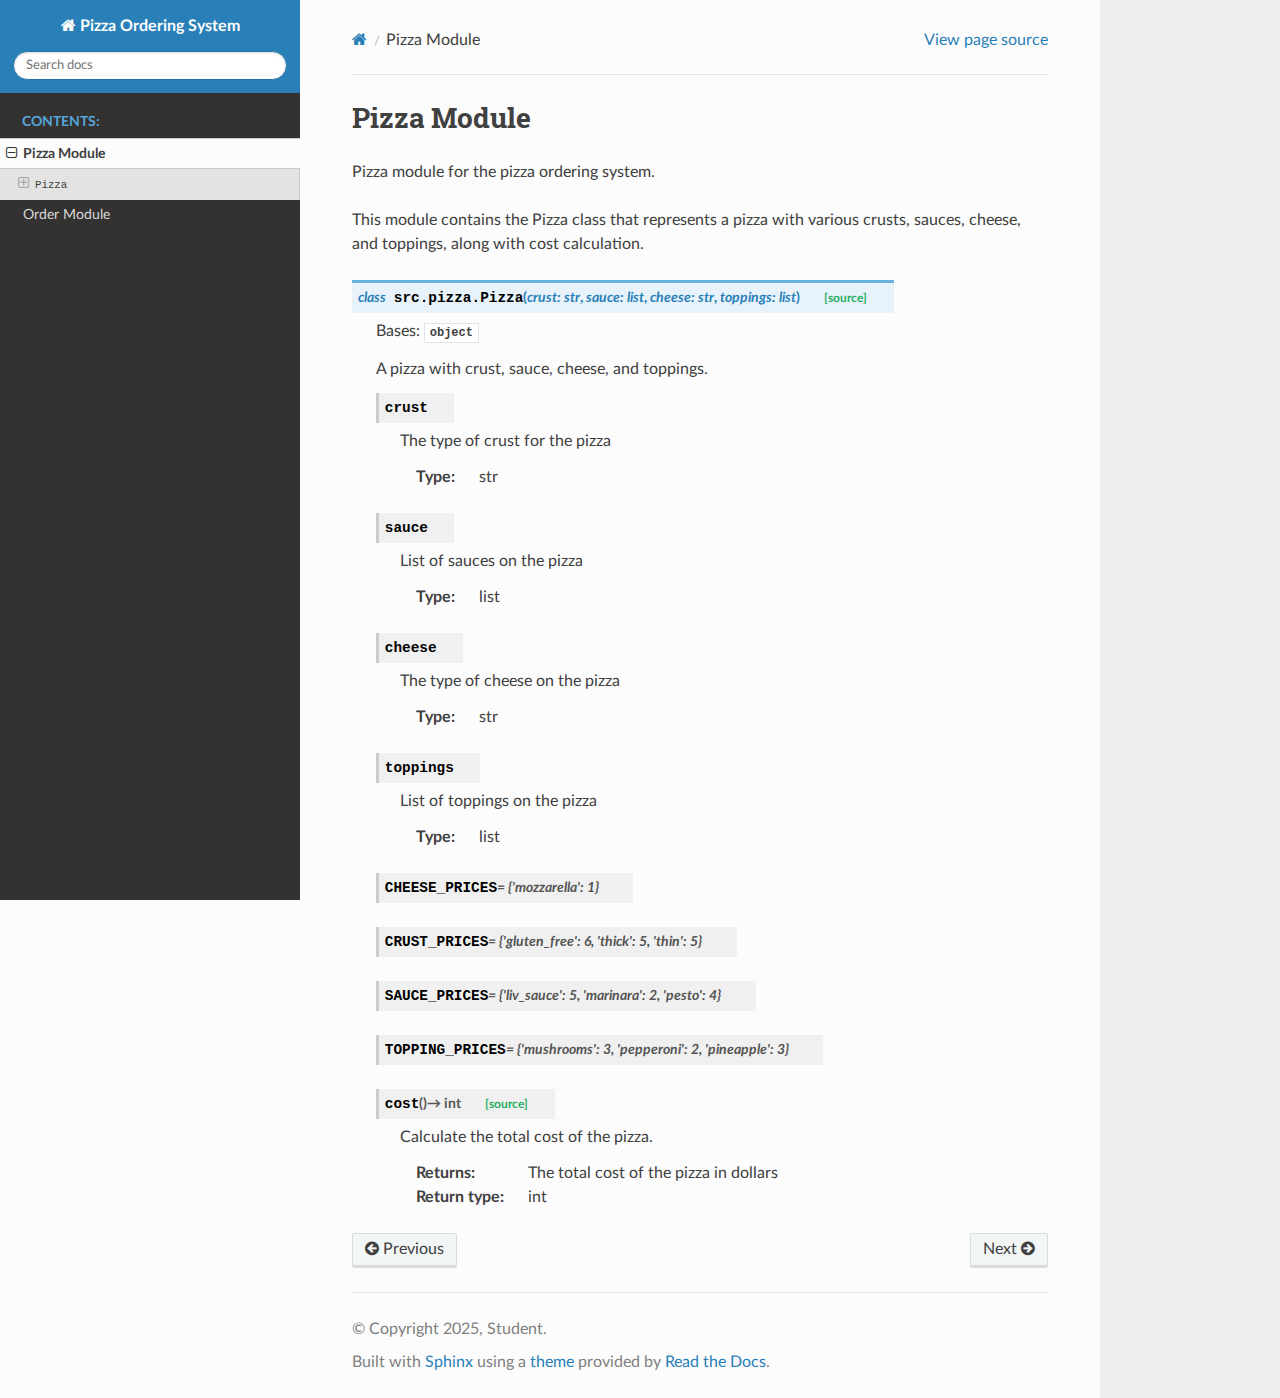
<file: module_4/sphinx_html/pizza.html>
<!DOCTYPE html>
<html class="writer-html5" lang="en" data-content_root="./">
<head>
  <meta charset="utf-8" /><meta name="viewport" content="width=device-width, initial-scale=1" />

  <meta name="viewport" content="width=device-width, initial-scale=1.0" />
  <title>Pizza Module &mdash; Pizza Ordering System 1.0 documentation</title>
      <link rel="stylesheet" type="text/css" href="_static/pygments.css?v=b86133f3" />
      <link rel="stylesheet" type="text/css" href="_static/css/theme.css?v=e59714d7" />

  
      <script src="_static/jquery.js?v=5d32c60e"></script>
      <script src="_static/_sphinx_javascript_frameworks_compat.js?v=2cd50e6c"></script>
      <script src="_static/documentation_options.js?v=f2a433a1"></script>
      <script src="_static/doctools.js?v=9bcbadda"></script>
      <script src="_static/sphinx_highlight.js?v=dc90522c"></script>
    <script src="_static/js/theme.js"></script>
    <link rel="index" title="Index" href="genindex.html" />
    <link rel="search" title="Search" href="search.html" />
    <link rel="next" title="Order Module" href="order.html" />
    <link rel="prev" title="Welcome to Pizza Ordering System’s documentation!" href="index.html" /> 
</head>

<body class="wy-body-for-nav"> 
  <div class="wy-grid-for-nav">
    <nav data-toggle="wy-nav-shift" class="wy-nav-side">
      <div class="wy-side-scroll">
        <div class="wy-side-nav-search" >

          
          
          <a href="index.html" class="icon icon-home">
            Pizza Ordering System
          </a>
<div role="search">
  <form id="rtd-search-form" class="wy-form" action="search.html" method="get">
    <input type="text" name="q" placeholder="Search docs" aria-label="Search docs" />
    <input type="hidden" name="check_keywords" value="yes" />
    <input type="hidden" name="area" value="default" />
  </form>
</div>
        </div><div class="wy-menu wy-menu-vertical" data-spy="affix" role="navigation" aria-label="Navigation menu">
              <p class="caption" role="heading"><span class="caption-text">Contents:</span></p>
<ul class="current">
<li class="toctree-l1 current"><a class="current reference internal" href="#">Pizza Module</a><ul>
<li class="toctree-l2"><a class="reference internal" href="#src.pizza.Pizza"><code class="docutils literal notranslate"><span class="pre">Pizza</span></code></a><ul>
<li class="toctree-l3"><a class="reference internal" href="#src.pizza.Pizza.crust"><code class="docutils literal notranslate"><span class="pre">Pizza.crust</span></code></a></li>
<li class="toctree-l3"><a class="reference internal" href="#src.pizza.Pizza.sauce"><code class="docutils literal notranslate"><span class="pre">Pizza.sauce</span></code></a></li>
<li class="toctree-l3"><a class="reference internal" href="#src.pizza.Pizza.cheese"><code class="docutils literal notranslate"><span class="pre">Pizza.cheese</span></code></a></li>
<li class="toctree-l3"><a class="reference internal" href="#src.pizza.Pizza.toppings"><code class="docutils literal notranslate"><span class="pre">Pizza.toppings</span></code></a></li>
<li class="toctree-l3"><a class="reference internal" href="#src.pizza.Pizza.CHEESE_PRICES"><code class="docutils literal notranslate"><span class="pre">Pizza.CHEESE_PRICES</span></code></a></li>
<li class="toctree-l3"><a class="reference internal" href="#src.pizza.Pizza.CRUST_PRICES"><code class="docutils literal notranslate"><span class="pre">Pizza.CRUST_PRICES</span></code></a></li>
<li class="toctree-l3"><a class="reference internal" href="#src.pizza.Pizza.SAUCE_PRICES"><code class="docutils literal notranslate"><span class="pre">Pizza.SAUCE_PRICES</span></code></a></li>
<li class="toctree-l3"><a class="reference internal" href="#src.pizza.Pizza.TOPPING_PRICES"><code class="docutils literal notranslate"><span class="pre">Pizza.TOPPING_PRICES</span></code></a></li>
<li class="toctree-l3"><a class="reference internal" href="#src.pizza.Pizza.cost"><code class="docutils literal notranslate"><span class="pre">Pizza.cost()</span></code></a></li>
</ul>
</li>
</ul>
</li>
<li class="toctree-l1"><a class="reference internal" href="order.html">Order Module</a></li>
</ul>

        </div>
      </div>
    </nav>

    <section data-toggle="wy-nav-shift" class="wy-nav-content-wrap"><nav class="wy-nav-top" aria-label="Mobile navigation menu" >
          <i data-toggle="wy-nav-top" class="fa fa-bars"></i>
          <a href="index.html">Pizza Ordering System</a>
      </nav>

      <div class="wy-nav-content">
        <div class="rst-content">
          <div role="navigation" aria-label="Page navigation">
  <ul class="wy-breadcrumbs">
      <li><a href="index.html" class="icon icon-home" aria-label="Home"></a></li>
      <li class="breadcrumb-item active">Pizza Module</li>
      <li class="wy-breadcrumbs-aside">
            <a href="_sources/pizza.rst.txt" rel="nofollow"> View page source</a>
      </li>
  </ul>
  <hr/>
</div>
          <div role="main" class="document" itemscope="itemscope" itemtype="http://schema.org/Article">
           <div itemprop="articleBody">
             
  <section id="module-src.pizza">
<span id="pizza-module"></span><h1>Pizza Module<a class="headerlink" href="#module-src.pizza" title="Link to this heading"></a></h1>
<p>Pizza module for the pizza ordering system.</p>
<p>This module contains the Pizza class that represents a pizza with various
crusts, sauces, cheese, and toppings, along with cost calculation.</p>
<dl class="py class">
<dt class="sig sig-object py" id="src.pizza.Pizza">
<em class="property"><span class="k"><span class="pre">class</span></span><span class="w"> </span></em><span class="sig-prename descclassname"><span class="pre">src.pizza.</span></span><span class="sig-name descname"><span class="pre">Pizza</span></span><span class="sig-paren">(</span><em class="sig-param"><span class="n"><span class="pre">crust</span></span><span class="p"><span class="pre">:</span></span><span class="w"> </span><span class="n"><span class="pre">str</span></span></em>, <em class="sig-param"><span class="n"><span class="pre">sauce</span></span><span class="p"><span class="pre">:</span></span><span class="w"> </span><span class="n"><span class="pre">list</span></span></em>, <em class="sig-param"><span class="n"><span class="pre">cheese</span></span><span class="p"><span class="pre">:</span></span><span class="w"> </span><span class="n"><span class="pre">str</span></span></em>, <em class="sig-param"><span class="n"><span class="pre">toppings</span></span><span class="p"><span class="pre">:</span></span><span class="w"> </span><span class="n"><span class="pre">list</span></span></em><span class="sig-paren">)</span><a class="reference internal" href="_modules/src/pizza.html#Pizza"><span class="viewcode-link"><span class="pre">[source]</span></span></a><a class="headerlink" href="#src.pizza.Pizza" title="Link to this definition"></a></dt>
<dd><p>Bases: <code class="xref py py-class docutils literal notranslate"><span class="pre">object</span></code></p>
<p>A pizza with crust, sauce, cheese, and toppings.</p>
<dl class="py attribute">
<dt class="sig sig-object py" id="src.pizza.Pizza.crust">
<span class="sig-name descname"><span class="pre">crust</span></span><a class="headerlink" href="#src.pizza.Pizza.crust" title="Link to this definition"></a></dt>
<dd><p>The type of crust for the pizza</p>
<dl class="field-list simple">
<dt class="field-odd">Type<span class="colon">:</span></dt>
<dd class="field-odd"><p>str</p>
</dd>
</dl>
</dd></dl>

<dl class="py attribute">
<dt class="sig sig-object py" id="src.pizza.Pizza.sauce">
<span class="sig-name descname"><span class="pre">sauce</span></span><a class="headerlink" href="#src.pizza.Pizza.sauce" title="Link to this definition"></a></dt>
<dd><p>List of sauces on the pizza</p>
<dl class="field-list simple">
<dt class="field-odd">Type<span class="colon">:</span></dt>
<dd class="field-odd"><p>list</p>
</dd>
</dl>
</dd></dl>

<dl class="py attribute">
<dt class="sig sig-object py" id="src.pizza.Pizza.cheese">
<span class="sig-name descname"><span class="pre">cheese</span></span><a class="headerlink" href="#src.pizza.Pizza.cheese" title="Link to this definition"></a></dt>
<dd><p>The type of cheese on the pizza</p>
<dl class="field-list simple">
<dt class="field-odd">Type<span class="colon">:</span></dt>
<dd class="field-odd"><p>str</p>
</dd>
</dl>
</dd></dl>

<dl class="py attribute">
<dt class="sig sig-object py" id="src.pizza.Pizza.toppings">
<span class="sig-name descname"><span class="pre">toppings</span></span><a class="headerlink" href="#src.pizza.Pizza.toppings" title="Link to this definition"></a></dt>
<dd><p>List of toppings on the pizza</p>
<dl class="field-list simple">
<dt class="field-odd">Type<span class="colon">:</span></dt>
<dd class="field-odd"><p>list</p>
</dd>
</dl>
</dd></dl>

<dl class="py attribute">
<dt class="sig sig-object py" id="src.pizza.Pizza.CHEESE_PRICES">
<span class="sig-name descname"><span class="pre">CHEESE_PRICES</span></span><em class="property"><span class="w"> </span><span class="p"><span class="pre">=</span></span><span class="w"> </span><span class="pre">{'mozzarella':</span> <span class="pre">1}</span></em><a class="headerlink" href="#src.pizza.Pizza.CHEESE_PRICES" title="Link to this definition"></a></dt>
<dd></dd></dl>

<dl class="py attribute">
<dt class="sig sig-object py" id="src.pizza.Pizza.CRUST_PRICES">
<span class="sig-name descname"><span class="pre">CRUST_PRICES</span></span><em class="property"><span class="w"> </span><span class="p"><span class="pre">=</span></span><span class="w"> </span><span class="pre">{'gluten_free':</span> <span class="pre">6,</span> <span class="pre">'thick':</span> <span class="pre">5,</span> <span class="pre">'thin':</span> <span class="pre">5}</span></em><a class="headerlink" href="#src.pizza.Pizza.CRUST_PRICES" title="Link to this definition"></a></dt>
<dd></dd></dl>

<dl class="py attribute">
<dt class="sig sig-object py" id="src.pizza.Pizza.SAUCE_PRICES">
<span class="sig-name descname"><span class="pre">SAUCE_PRICES</span></span><em class="property"><span class="w"> </span><span class="p"><span class="pre">=</span></span><span class="w"> </span><span class="pre">{'liv_sauce':</span> <span class="pre">5,</span> <span class="pre">'marinara':</span> <span class="pre">2,</span> <span class="pre">'pesto':</span> <span class="pre">4}</span></em><a class="headerlink" href="#src.pizza.Pizza.SAUCE_PRICES" title="Link to this definition"></a></dt>
<dd></dd></dl>

<dl class="py attribute">
<dt class="sig sig-object py" id="src.pizza.Pizza.TOPPING_PRICES">
<span class="sig-name descname"><span class="pre">TOPPING_PRICES</span></span><em class="property"><span class="w"> </span><span class="p"><span class="pre">=</span></span><span class="w"> </span><span class="pre">{'mushrooms':</span> <span class="pre">3,</span> <span class="pre">'pepperoni':</span> <span class="pre">2,</span> <span class="pre">'pineapple':</span> <span class="pre">3}</span></em><a class="headerlink" href="#src.pizza.Pizza.TOPPING_PRICES" title="Link to this definition"></a></dt>
<dd></dd></dl>

<dl class="py method">
<dt class="sig sig-object py" id="src.pizza.Pizza.cost">
<span class="sig-name descname"><span class="pre">cost</span></span><span class="sig-paren">(</span><span class="sig-paren">)</span> <span class="sig-return"><span class="sig-return-icon">&#x2192;</span> <span class="sig-return-typehint"><span class="pre">int</span></span></span><a class="reference internal" href="_modules/src/pizza.html#Pizza.cost"><span class="viewcode-link"><span class="pre">[source]</span></span></a><a class="headerlink" href="#src.pizza.Pizza.cost" title="Link to this definition"></a></dt>
<dd><p>Calculate the total cost of the pizza.</p>
<dl class="field-list simple">
<dt class="field-odd">Returns<span class="colon">:</span></dt>
<dd class="field-odd"><p>The total cost of the pizza in dollars</p>
</dd>
<dt class="field-even">Return type<span class="colon">:</span></dt>
<dd class="field-even"><p>int</p>
</dd>
</dl>
</dd></dl>

</dd></dl>

</section>


           </div>
          </div>
          <footer><div class="rst-footer-buttons" role="navigation" aria-label="Footer">
        <a href="index.html" class="btn btn-neutral float-left" title="Welcome to Pizza Ordering System’s documentation!" accesskey="p" rel="prev"><span class="fa fa-arrow-circle-left" aria-hidden="true"></span> Previous</a>
        <a href="order.html" class="btn btn-neutral float-right" title="Order Module" accesskey="n" rel="next">Next <span class="fa fa-arrow-circle-right" aria-hidden="true"></span></a>
    </div>

  <hr/>

  <div role="contentinfo">
    <p>&#169; Copyright 2025, Student.</p>
  </div>

  Built with <a href="https://www.sphinx-doc.org/">Sphinx</a> using a
    <a href="https://github.com/readthedocs/sphinx_rtd_theme">theme</a>
    provided by <a href="https://readthedocs.org">Read the Docs</a>.
   

</footer>
        </div>
      </div>
    </section>
  </div>
  <script>
      jQuery(function () {
          SphinxRtdTheme.Navigation.enable(true);
      });
  </script> 

</body>
</html>
</file>
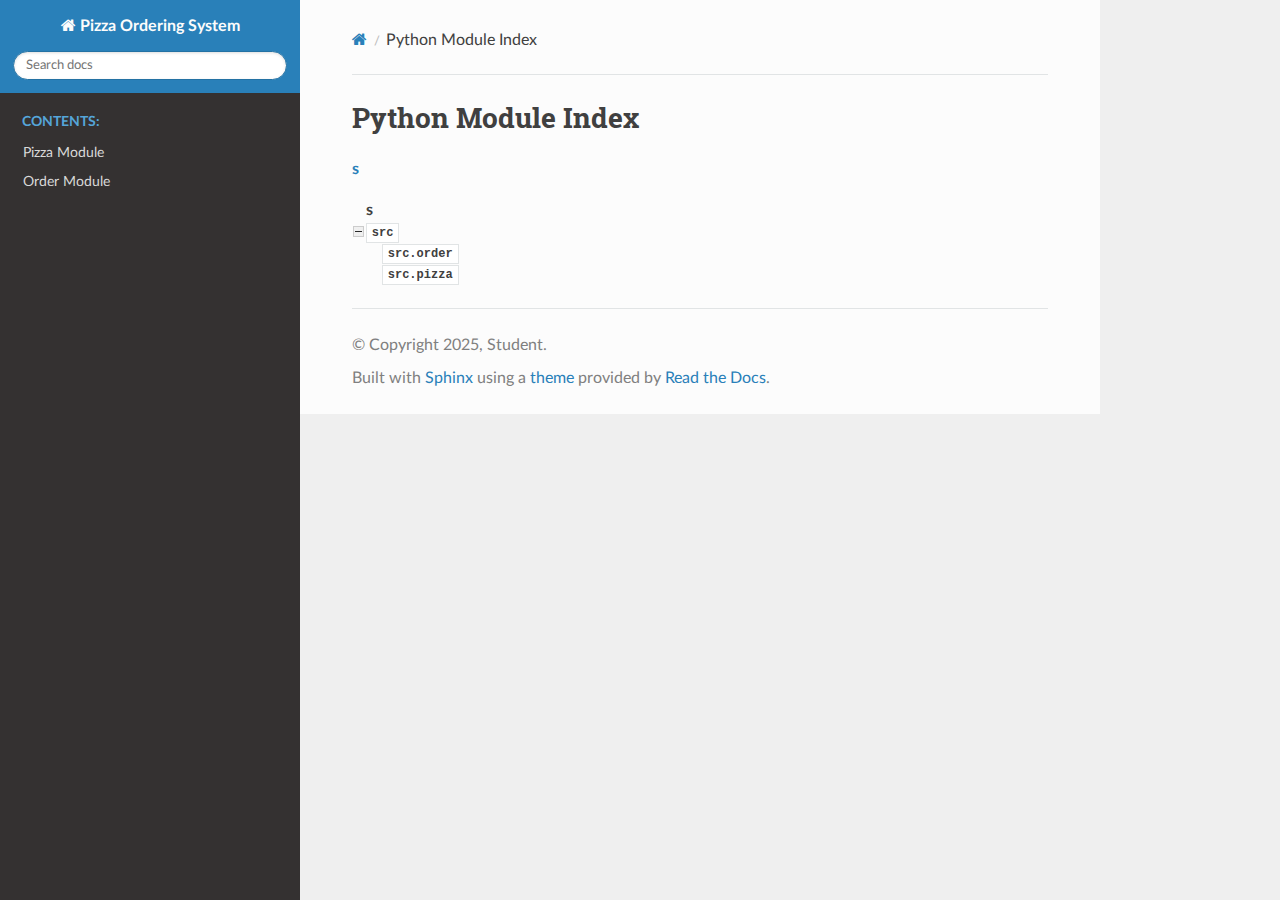
<file: module_4/sphinx_html/py-modindex.html>
<!DOCTYPE html>
<html class="writer-html5" lang="en" data-content_root="./">
<head>
  <meta charset="utf-8" />
  <meta name="viewport" content="width=device-width, initial-scale=1.0" />
  <title>Python Module Index &mdash; Pizza Ordering System 1.0 documentation</title>
      <link rel="stylesheet" type="text/css" href="_static/pygments.css?v=b86133f3" />
      <link rel="stylesheet" type="text/css" href="_static/css/theme.css?v=e59714d7" />

  
      <script src="_static/jquery.js?v=5d32c60e"></script>
      <script src="_static/_sphinx_javascript_frameworks_compat.js?v=2cd50e6c"></script>
      <script src="_static/documentation_options.js?v=f2a433a1"></script>
      <script src="_static/doctools.js?v=9bcbadda"></script>
      <script src="_static/sphinx_highlight.js?v=dc90522c"></script>
    <script src="_static/js/theme.js"></script>
    <link rel="index" title="Index" href="genindex.html" />
    <link rel="search" title="Search" href="search.html" />
 


</head>

<body class="wy-body-for-nav"> 
  <div class="wy-grid-for-nav">
    <nav data-toggle="wy-nav-shift" class="wy-nav-side">
      <div class="wy-side-scroll">
        <div class="wy-side-nav-search" >

          
          
          <a href="index.html" class="icon icon-home">
            Pizza Ordering System
          </a>
<div role="search">
  <form id="rtd-search-form" class="wy-form" action="search.html" method="get">
    <input type="text" name="q" placeholder="Search docs" aria-label="Search docs" />
    <input type="hidden" name="check_keywords" value="yes" />
    <input type="hidden" name="area" value="default" />
  </form>
</div>
        </div><div class="wy-menu wy-menu-vertical" data-spy="affix" role="navigation" aria-label="Navigation menu">
              <p class="caption" role="heading"><span class="caption-text">Contents:</span></p>
<ul>
<li class="toctree-l1"><a class="reference internal" href="pizza.html">Pizza Module</a></li>
<li class="toctree-l1"><a class="reference internal" href="order.html">Order Module</a></li>
</ul>

        </div>
      </div>
    </nav>

    <section data-toggle="wy-nav-shift" class="wy-nav-content-wrap"><nav class="wy-nav-top" aria-label="Mobile navigation menu" >
          <i data-toggle="wy-nav-top" class="fa fa-bars"></i>
          <a href="index.html">Pizza Ordering System</a>
      </nav>

      <div class="wy-nav-content">
        <div class="rst-content">
          <div role="navigation" aria-label="Page navigation">
  <ul class="wy-breadcrumbs">
      <li><a href="index.html" class="icon icon-home" aria-label="Home"></a></li>
      <li class="breadcrumb-item active">Python Module Index</li>
      <li class="wy-breadcrumbs-aside">
      </li>
  </ul>
  <hr/>
</div>
          <div role="main" class="document" itemscope="itemscope" itemtype="http://schema.org/Article">
           <div itemprop="articleBody">
             

   <h1>Python Module Index</h1>

   <div class="modindex-jumpbox">
   <a href="#cap-s"><strong>s</strong></a>
   </div>

   <table class="indextable modindextable">
     <tr class="pcap"><td></td><td>&#160;</td><td></td></tr>
     <tr class="cap" id="cap-s"><td></td><td>
       <strong>s</strong></td><td></td></tr>
     <tr>
       <td><img src="_static/minus.png" class="toggler"
              id="toggle-1" style="display: none" alt="-" /></td>
       <td>
       <code class="xref">src</code></td><td>
       <em></em></td></tr>
     <tr class="cg-1">
       <td></td>
       <td>&#160;&#160;&#160;
       <a href="order.html#module-src.order"><code class="xref">src.order</code></a></td><td>
       <em></em></td></tr>
     <tr class="cg-1">
       <td></td>
       <td>&#160;&#160;&#160;
       <a href="pizza.html#module-src.pizza"><code class="xref">src.pizza</code></a></td><td>
       <em></em></td></tr>
   </table>


           </div>
          </div>
          <footer>

  <hr/>

  <div role="contentinfo">
    <p>&#169; Copyright 2025, Student.</p>
  </div>

  Built with <a href="https://www.sphinx-doc.org/">Sphinx</a> using a
    <a href="https://github.com/readthedocs/sphinx_rtd_theme">theme</a>
    provided by <a href="https://readthedocs.org">Read the Docs</a>.
   

</footer>
        </div>
      </div>
    </section>
  </div>
  <script>
      jQuery(function () {
          SphinxRtdTheme.Navigation.enable(true);
      });
  </script> 

</body>
</html>
</file>
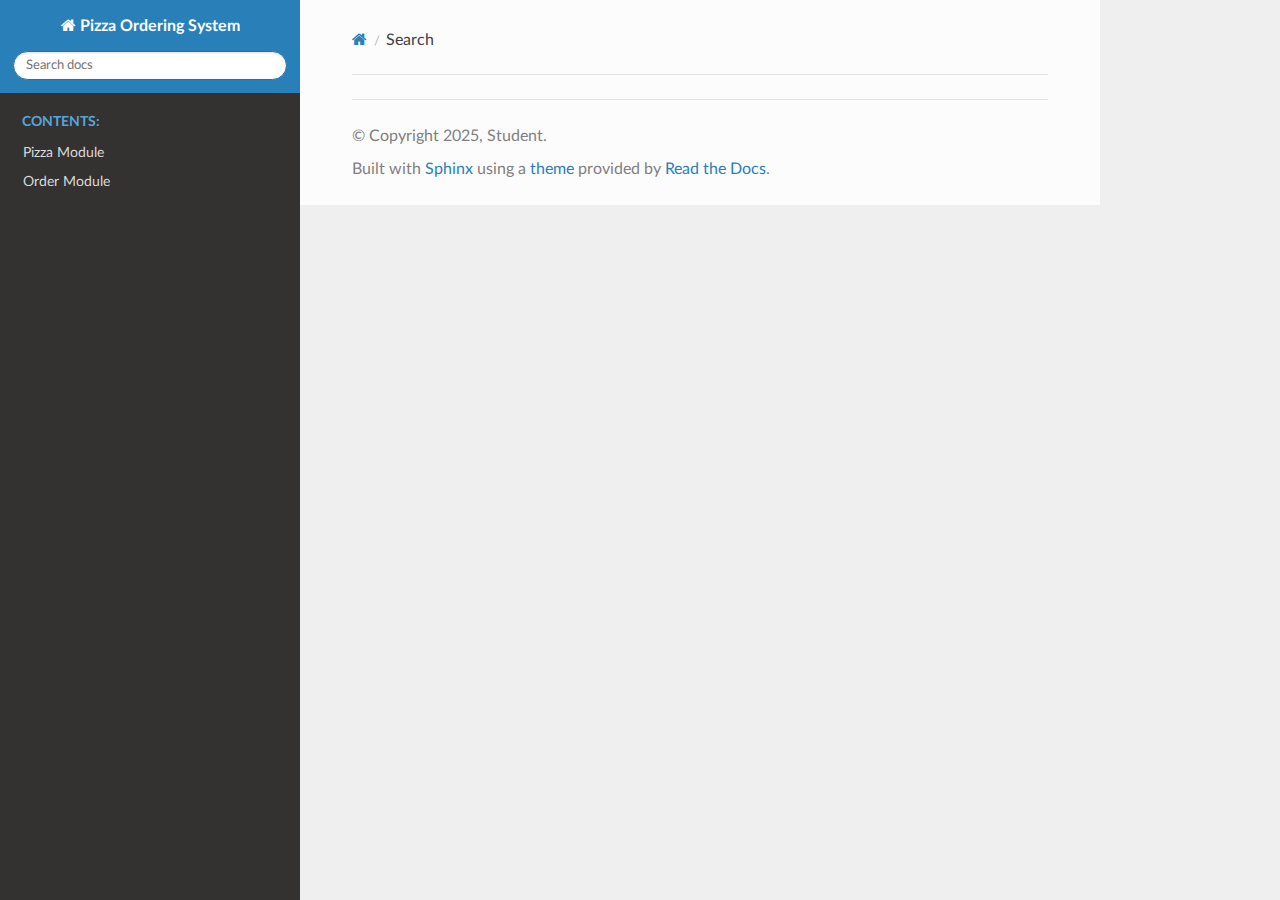
<file: module_4/sphinx_html/search.html>
<!DOCTYPE html>
<html class="writer-html5" lang="en" data-content_root="./">
<head>
  <meta charset="utf-8" />
  <meta name="viewport" content="width=device-width, initial-scale=1.0" />
  <title>Search &mdash; Pizza Ordering System 1.0 documentation</title>
      <link rel="stylesheet" type="text/css" href="_static/pygments.css?v=b86133f3" />
      <link rel="stylesheet" type="text/css" href="_static/css/theme.css?v=e59714d7" />

  
    
      <script src="_static/jquery.js?v=5d32c60e"></script>
      <script src="_static/_sphinx_javascript_frameworks_compat.js?v=2cd50e6c"></script>
      <script src="_static/documentation_options.js?v=f2a433a1"></script>
      <script src="_static/doctools.js?v=9bcbadda"></script>
      <script src="_static/sphinx_highlight.js?v=dc90522c"></script>
    <script src="_static/js/theme.js"></script>
    <script src="_static/searchtools.js"></script>
    <script src="_static/language_data.js"></script>
    <link rel="index" title="Index" href="genindex.html" />
    <link rel="search" title="Search" href="#" /> 
</head>

<body class="wy-body-for-nav"> 
  <div class="wy-grid-for-nav">
    <nav data-toggle="wy-nav-shift" class="wy-nav-side">
      <div class="wy-side-scroll">
        <div class="wy-side-nav-search" >

          
          
          <a href="index.html" class="icon icon-home">
            Pizza Ordering System
          </a>
<div role="search">
  <form id="rtd-search-form" class="wy-form" action="#" method="get">
    <input type="text" name="q" placeholder="Search docs" aria-label="Search docs" />
    <input type="hidden" name="check_keywords" value="yes" />
    <input type="hidden" name="area" value="default" />
  </form>
</div>
        </div><div class="wy-menu wy-menu-vertical" data-spy="affix" role="navigation" aria-label="Navigation menu">
              <p class="caption" role="heading"><span class="caption-text">Contents:</span></p>
<ul>
<li class="toctree-l1"><a class="reference internal" href="pizza.html">Pizza Module</a></li>
<li class="toctree-l1"><a class="reference internal" href="order.html">Order Module</a></li>
</ul>

        </div>
      </div>
    </nav>

    <section data-toggle="wy-nav-shift" class="wy-nav-content-wrap"><nav class="wy-nav-top" aria-label="Mobile navigation menu" >
          <i data-toggle="wy-nav-top" class="fa fa-bars"></i>
          <a href="index.html">Pizza Ordering System</a>
      </nav>

      <div class="wy-nav-content">
        <div class="rst-content">
          <div role="navigation" aria-label="Page navigation">
  <ul class="wy-breadcrumbs">
      <li><a href="index.html" class="icon icon-home" aria-label="Home"></a></li>
      <li class="breadcrumb-item active">Search</li>
      <li class="wy-breadcrumbs-aside">
      </li>
  </ul>
  <hr/>
</div>
          <div role="main" class="document" itemscope="itemscope" itemtype="http://schema.org/Article">
           <div itemprop="articleBody">
             
  <noscript>
  <div id="fallback" class="admonition warning">
    <p class="last">
      Please activate JavaScript to enable the search functionality.
    </p>
  </div>
  </noscript>

  
  <div id="search-results">
  
  </div>

           </div>
          </div>
          <footer>

  <hr/>

  <div role="contentinfo">
    <p>&#169; Copyright 2025, Student.</p>
  </div>

  Built with <a href="https://www.sphinx-doc.org/">Sphinx</a> using a
    <a href="https://github.com/readthedocs/sphinx_rtd_theme">theme</a>
    provided by <a href="https://readthedocs.org">Read the Docs</a>.
   

</footer>
        </div>
      </div>
    </section>
  </div>
  <script>
      jQuery(function () {
          SphinxRtdTheme.Navigation.enable(true);
      });
  </script>
  <script>
    jQuery(function() { Search.loadIndex("searchindex.js"); });
  </script>
  
  <script id="searchindexloader"></script>
   


</body>
</html>
</file>
<file: module_4/sphinx_html/_static/pygments.css>
pre { line-height: 125%; }
td.linenos .normal { color: inherit; background-color: transparent; padding-left: 5px; padding-right: 5px; }
span.linenos { color: inherit; background-color: transparent; padding-left: 5px; padding-right: 5px; }
td.linenos .special { color: #000000; background-color: #ffffc0; padding-left: 5px; padding-right: 5px; }
span.linenos.special { color: #000000; background-color: #ffffc0; padding-left: 5px; padding-right: 5px; }
.highlight .hll { background-color: #ffffcc }
.highlight { background: #f8f8f8; }
.highlight .c { color: #3D7B7B; font-style: italic } /* Comment */
.highlight .err { border: 1px solid #F00 } /* Error */
.highlight .k { color: #008000; font-weight: bold } /* Keyword */
.highlight .o { color: #666 } /* Operator */
.highlight .ch { color: #3D7B7B; font-style: italic } /* Comment.Hashbang */
.highlight .cm { color: #3D7B7B; font-style: italic } /* Comment.Multiline */
.highlight .cp { color: #9C6500 } /* Comment.Preproc */
.highlight .cpf { color: #3D7B7B; font-style: italic } /* Comment.PreprocFile */
.highlight .c1 { color: #3D7B7B; font-style: italic } /* Comment.Single */
.highlight .cs { color: #3D7B7B; font-style: italic } /* Comment.Special */
.highlight .gd { color: #A00000 } /* Generic.Deleted */
.highlight .ge { font-style: italic } /* Generic.Emph */
.highlight .ges { font-weight: bold; font-style: italic } /* Generic.EmphStrong */
.highlight .gr { color: #E40000 } /* Generic.Error */
.highlight .gh { color: #000080; font-weight: bold } /* Generic.Heading */
.highlight .gi { color: #008400 } /* Generic.Inserted */
.highlight .go { color: #717171 } /* Generic.Output */
.highlight .gp { color: #000080; font-weight: bold } /* Generic.Prompt */
.highlight .gs { font-weight: bold } /* Generic.Strong */
.highlight .gu { color: #800080; font-weight: bold } /* Generic.Subheading */
.highlight .gt { color: #04D } /* Generic.Traceback */
.highlight .kc { color: #008000; font-weight: bold } /* Keyword.Constant */
.highlight .kd { color: #008000; font-weight: bold } /* Keyword.Declaration */
.highlight .kn { color: #008000; font-weight: bold } /* Keyword.Namespace */
.highlight .kp { color: #008000 } /* Keyword.Pseudo */
.highlight .kr { color: #008000; font-weight: bold } /* Keyword.Reserved */
.highlight .kt { color: #B00040 } /* Keyword.Type */
.highlight .m { color: #666 } /* Literal.Number */
.highlight .s { color: #BA2121 } /* Literal.String */
.highlight .na { color: #687822 } /* Name.Attribute */
.highlight .nb { color: #008000 } /* Name.Builtin */
.highlight .nc { color: #00F; font-weight: bold } /* Name.Class */
.highlight .no { color: #800 } /* Name.Constant */
.highlight .nd { color: #A2F } /* Name.Decorator */
.highlight .ni { color: #717171; font-weight: bold } /* Name.Entity */
.highlight .ne { color: #CB3F38; font-weight: bold } /* Name.Exception */
.highlight .nf { color: #00F } /* Name.Function */
.highlight .nl { color: #767600 } /* Name.Label */
.highlight .nn { color: #00F; font-weight: bold } /* Name.Namespace */
.highlight .nt { color: #008000; font-weight: bold } /* Name.Tag */
.highlight .nv { color: #19177C } /* Name.Variable */
.highlight .ow { color: #A2F; font-weight: bold } /* Operator.Word */
.highlight .w { color: #BBB } /* Text.Whitespace */
.highlight .mb { color: #666 } /* Literal.Number.Bin */
.highlight .mf { color: #666 } /* Literal.Number.Float */
.highlight .mh { color: #666 } /* Literal.Number.Hex */
.highlight .mi { color: #666 } /* Literal.Number.Integer */
.highlight .mo { color: #666 } /* Literal.Number.Oct */
.highlight .sa { color: #BA2121 } /* Literal.String.Affix */
.highlight .sb { color: #BA2121 } /* Literal.String.Backtick */
.highlight .sc { color: #BA2121 } /* Literal.String.Char */
.highlight .dl { color: #BA2121 } /* Literal.String.Delimiter */
.highlight .sd { color: #BA2121; font-style: italic } /* Literal.String.Doc */
.highlight .s2 { color: #BA2121 } /* Literal.String.Double */
.highlight .se { color: #AA5D1F; font-weight: bold } /* Literal.String.Escape */
.highlight .sh { color: #BA2121 } /* Literal.String.Heredoc */
.highlight .si { color: #A45A77; font-weight: bold } /* Literal.String.Interpol */
.highlight .sx { color: #008000 } /* Literal.String.Other */
.highlight .sr { color: #A45A77 } /* Literal.String.Regex */
.highlight .s1 { color: #BA2121 } /* Literal.String.Single */
.highlight .ss { color: #19177C } /* Literal.String.Symbol */
.highlight .bp { color: #008000 } /* Name.Builtin.Pseudo */
.highlight .fm { color: #00F } /* Name.Function.Magic */
.highlight .vc { color: #19177C } /* Name.Variable.Class */
.highlight .vg { color: #19177C } /* Name.Variable.Global */
.highlight .vi { color: #19177C } /* Name.Variable.Instance */
.highlight .vm { color: #19177C } /* Name.Variable.Magic */
.highlight .il { color: #666 } /* Literal.Number.Integer.Long */
</file>
<file: module_4/sphinx_html/_static/css/theme.css>
html{box-sizing:border-box}*,:after,:before{box-sizing:inherit}article,aside,details,figcaption,figure,footer,header,hgroup,nav,section{display:block}audio,canvas,video{display:inline-block;*display:inline;*zoom:1}[hidden],audio:not([controls]){display:none}*{-webkit-box-sizing:border-box;-moz-box-sizing:border-box;box-sizing:border-box}html{font-size:100%;-webkit-text-size-adjust:100%;-ms-text-size-adjust:100%}body{margin:0}a:active,a:hover{outline:0}abbr[title]{border-bottom:1px dotted}b,strong{font-weight:700}blockquote{margin:0}dfn{font-style:italic}ins{background:#ff9;text-decoration:none}ins,mark{color:#000}mark{background:#ff0;font-style:italic;font-weight:700}.rst-content code,.rst-content tt,code,kbd,pre,samp{font-family:monospace,serif;_font-family:courier new,monospace;font-size:1em}pre{white-space:pre}q{quotes:none}q:after,q:before{content:"";content:none}small{font-size:85%}sub,sup{font-size:75%;line-height:0;position:relative;vertical-align:baseline}sup{top:-.5em}sub{bottom:-.25em}dl,ol,ul{margin:0;padding:0;list-style:none;list-style-image:none}li{list-style:none}dd{margin:0}img{border:0;-ms-interpolation-mode:bicubic;vertical-align:middle;max-width:100%}svg:not(:root){overflow:hidden}figure,form{margin:0}label{cursor:pointer}button,input,select,textarea{font-size:100%;margin:0;vertical-align:baseline;*vertical-align:middle}button,input{line-height:normal}button,input[type=button],input[type=reset],input[type=submit]{cursor:pointer;-webkit-appearance:button;*overflow:visible}button[disabled],input[disabled]{cursor:default}input[type=search]{-webkit-appearance:textfield;-moz-box-sizing:content-box;-webkit-box-sizing:content-box;box-sizing:content-box}textarea{resize:vertical}table{border-collapse:collapse;border-spacing:0}td{vertical-align:top}.chromeframe{margin:.2em 0;background:#ccc;color:#000;padding:.2em 0}.ir{display:block;border:0;text-indent:-999em;overflow:hidden;background-color:transparent;background-repeat:no-repeat;text-align:left;direction:ltr;*line-height:0}.ir br{display:none}.hidden{display:none!important;visibility:hidden}.visuallyhidden{border:0;clip:rect(0 0 0 0);height:1px;margin:-1px;overflow:hidden;padding:0;position:absolute;width:1px}.visuallyhidden.focusable:active,.visuallyhidden.focusable:focus{clip:auto;height:auto;margin:0;overflow:visible;position:static;width:auto}.invisible{visibility:hidden}.relative{position:relative}big,small{font-size:100%}@media print{body,html,section{background:none!important}*{box-shadow:none!important;text-shadow:none!important;filter:none!important;-ms-filter:none!important}a,a:visited{text-decoration:underline}.ir a:after,a[href^="#"]:after,a[href^="javascript:"]:after{content:""}blockquote,pre{page-break-inside:avoid}thead{display:table-header-group}img,tr{page-break-inside:avoid}img{max-width:100%!important}@page{margin:.5cm}.rst-content .toctree-wrapper>p.caption,h2,h3,p{orphans:3;widows:3}.rst-content .toctree-wrapper>p.caption,h2,h3{page-break-after:avoid}}.btn,.fa:before,.icon:before,.rst-content .admonition,.rst-content .admonition-title:before,.rst-content .admonition-todo,.rst-content .attention,.rst-content .caution,.rst-content .code-block-caption .headerlink:before,.rst-content .danger,.rst-content .eqno .headerlink:before,.rst-content .error,.rst-content .hint,.rst-content .important,.rst-content .note,.rst-content .seealso,.rst-content .tip,.rst-content .warning,.rst-content code.download span:first-child:before,.rst-content dl dt .headerlink:before,.rst-content h1 .headerlink:before,.rst-content h2 .headerlink:before,.rst-content h3 .headerlink:before,.rst-content h4 .headerlink:before,.rst-content h5 .headerlink:before,.rst-content h6 .headerlink:before,.rst-content p.caption .headerlink:before,.rst-content p .headerlink:before,.rst-content table>caption .headerlink:before,.rst-content tt.download span:first-child:before,.wy-alert,.wy-dropdown .caret:before,.wy-inline-validate.wy-inline-validate-danger .wy-input-context:before,.wy-inline-validate.wy-inline-validate-info .wy-input-context:before,.wy-inline-validate.wy-inline-validate-success .wy-input-context:before,.wy-inline-validate.wy-inline-validate-warning .wy-input-context:before,.wy-menu-vertical li.current>a button.toctree-expand:before,.wy-menu-vertical li.on a button.toctree-expand:before,.wy-menu-vertical li button.toctree-expand:before,input[type=color],input[type=date],input[type=datetime-local],input[type=datetime],input[type=email],input[type=month],input[type=number],input[type=password],input[type=search],input[type=tel],input[type=text],input[type=time],input[type=url],input[type=week],select,textarea{-webkit-font-smoothing:antialiased}.clearfix{*zoom:1}.clearfix:after,.clearfix:before{display:table;content:""}.clearfix:after{clear:both}/*!
 *  Font Awesome 4.7.0 by @davegandy - http://fontawesome.io - @fontawesome
 *  License - http://fontawesome.io/license (Font: SIL OFL 1.1, CSS: MIT License)
 */@font-face{font-family:FontAwesome;src:url(fonts/fontawesome-webfont.eot?674f50d287a8c48dc19ba404d20fe713);src:url(fonts/fontawesome-webfont.eot?674f50d287a8c48dc19ba404d20fe713?#iefix&v=4.7.0) format("embedded-opentype"),url(fonts/fontawesome-webfont.woff2?af7ae505a9eed503f8b8e6982036873e) format("woff2"),url(fonts/fontawesome-webfont.woff?fee66e712a8a08eef5805a46892932ad) format("woff"),url(fonts/fontawesome-webfont.ttf?b06871f281fee6b241d60582ae9369b9) format("truetype"),url(fonts/fontawesome-webfont.svg?912ec66d7572ff821749319396470bde#fontawesomeregular) format("svg");font-weight:400;font-style:normal}.fa,.icon,.rst-content .admonition-title,.rst-content .code-block-caption .headerlink,.rst-content .eqno .headerlink,.rst-content code.download span:first-child,.rst-content dl dt .headerlink,.rst-content h1 .headerlink,.rst-content h2 .headerlink,.rst-content h3 .headerlink,.rst-content h4 .headerlink,.rst-content h5 .headerlink,.rst-content h6 .headerlink,.rst-content p.caption .headerlink,.rst-content p .headerlink,.rst-content table>caption .headerlink,.rst-content tt.download span:first-child,.wy-menu-vertical li.current>a button.toctree-expand,.wy-menu-vertical li.on a button.toctree-expand,.wy-menu-vertical li button.toctree-expand{display:inline-block;font:normal normal normal 14px/1 FontAwesome;font-size:inherit;text-rendering:auto;-webkit-font-smoothing:antialiased;-moz-osx-font-smoothing:grayscale}.fa-lg{font-size:1.33333em;line-height:.75em;vertical-align:-15%}.fa-2x{font-size:2em}.fa-3x{font-size:3em}.fa-4x{font-size:4em}.fa-5x{font-size:5em}.fa-fw{width:1.28571em;text-align:center}.fa-ul{padding-left:0;margin-left:2.14286em;list-style-type:none}.fa-ul>li{position:relative}.fa-li{position:absolute;left:-2.14286em;width:2.14286em;top:.14286em;text-align:center}.fa-li.fa-lg{left:-1.85714em}.fa-border{padding:.2em .25em .15em;border:.08em solid #eee;border-radius:.1em}.fa-pull-left{float:left}.fa-pull-right{float:right}.fa-pull-left.icon,.fa.fa-pull-left,.rst-content .code-block-caption .fa-pull-left.headerlink,.rst-content .eqno .fa-pull-left.headerlink,.rst-content .fa-pull-left.admonition-title,.rst-content code.download span.fa-pull-left:first-child,.rst-content dl dt .fa-pull-left.headerlink,.rst-content h1 .fa-pull-left.headerlink,.rst-content h2 .fa-pull-left.headerlink,.rst-content h3 .fa-pull-left.headerlink,.rst-content h4 .fa-pull-left.headerlink,.rst-content h5 .fa-pull-left.headerlink,.rst-content h6 .fa-pull-left.headerlink,.rst-content p .fa-pull-left.headerlink,.rst-content table>caption .fa-pull-left.headerlink,.rst-content tt.download span.fa-pull-left:first-child,.wy-menu-vertical li.current>a button.fa-pull-left.toctree-expand,.wy-menu-vertical li.on a button.fa-pull-left.toctree-expand,.wy-menu-vertical li button.fa-pull-left.toctree-expand{margin-right:.3em}.fa-pull-right.icon,.fa.fa-pull-right,.rst-content .code-block-caption .fa-pull-right.headerlink,.rst-content .eqno .fa-pull-right.headerlink,.rst-content .fa-pull-right.admonition-title,.rst-content code.download span.fa-pull-right:first-child,.rst-content dl dt .fa-pull-right.headerlink,.rst-content h1 .fa-pull-right.headerlink,.rst-content h2 .fa-pull-right.headerlink,.rst-content h3 .fa-pull-right.headerlink,.rst-content h4 .fa-pull-right.headerlink,.rst-content h5 .fa-pull-right.headerlink,.rst-content h6 .fa-pull-right.headerlink,.rst-content p .fa-pull-right.headerlink,.rst-content table>caption .fa-pull-right.headerlink,.rst-content tt.download span.fa-pull-right:first-child,.wy-menu-vertical li.current>a button.fa-pull-right.toctree-expand,.wy-menu-vertical li.on a button.fa-pull-right.toctree-expand,.wy-menu-vertical li button.fa-pull-right.toctree-expand{margin-left:.3em}.pull-right{float:right}.pull-left{float:left}.fa.pull-left,.pull-left.icon,.rst-content .code-block-caption .pull-left.headerlink,.rst-content .eqno .pull-left.headerlink,.rst-content .pull-left.admonition-title,.rst-content code.download span.pull-left:first-child,.rst-content dl dt .pull-left.headerlink,.rst-content h1 .pull-left.headerlink,.rst-content h2 .pull-left.headerlink,.rst-content h3 .pull-left.headerlink,.rst-content h4 .pull-left.headerlink,.rst-content h5 .pull-left.headerlink,.rst-content h6 .pull-left.headerlink,.rst-content p .pull-left.headerlink,.rst-content table>caption .pull-left.headerlink,.rst-content tt.download span.pull-left:first-child,.wy-menu-vertical li.current>a button.pull-left.toctree-expand,.wy-menu-vertical li.on a button.pull-left.toctree-expand,.wy-menu-vertical li button.pull-left.toctree-expand{margin-right:.3em}.fa.pull-right,.pull-right.icon,.rst-content .code-block-caption .pull-right.headerlink,.rst-content .eqno .pull-right.headerlink,.rst-content .pull-right.admonition-title,.rst-content code.download span.pull-right:first-child,.rst-content dl dt .pull-right.headerlink,.rst-content h1 .pull-right.headerlink,.rst-content h2 .pull-right.headerlink,.rst-content h3 .pull-right.headerlink,.rst-content h4 .pull-right.headerlink,.rst-content h5 .pull-right.headerlink,.rst-content h6 .pull-right.headerlink,.rst-content p .pull-right.headerlink,.rst-content table>caption .pull-right.headerlink,.rst-content tt.download span.pull-right:first-child,.wy-menu-vertical li.current>a button.pull-right.toctree-expand,.wy-menu-vertical li.on a button.pull-right.toctree-expand,.wy-menu-vertical li button.pull-right.toctree-expand{margin-left:.3em}.fa-spin{-webkit-animation:fa-spin 2s linear infinite;animation:fa-spin 2s linear infinite}.fa-pulse{-webkit-animation:fa-spin 1s steps(8) infinite;animation:fa-spin 1s steps(8) infinite}@-webkit-keyframes fa-spin{0%{-webkit-transform:rotate(0deg);transform:rotate(0deg)}to{-webkit-transform:rotate(359deg);transform:rotate(359deg)}}@keyframes fa-spin{0%{-webkit-transform:rotate(0deg);transform:rotate(0deg)}to{-webkit-transform:rotate(359deg);transform:rotate(359deg)}}.fa-rotate-90{-ms-filter:"progid:DXImageTransform.Microsoft.BasicImage(rotation=1)";-webkit-transform:rotate(90deg);-ms-transform:rotate(90deg);transform:rotate(90deg)}.fa-rotate-180{-ms-filter:"progid:DXImageTransform.Microsoft.BasicImage(rotation=2)";-webkit-transform:rotate(180deg);-ms-transform:rotate(180deg);transform:rotate(180deg)}.fa-rotate-270{-ms-filter:"progid:DXImageTransform.Microsoft.BasicImage(rotation=3)";-webkit-transform:rotate(270deg);-ms-transform:rotate(270deg);transform:rotate(270deg)}.fa-flip-horizontal{-ms-filter:"progid:DXImageTransform.Microsoft.BasicImage(rotation=0, mirror=1)";-webkit-transform:scaleX(-1);-ms-transform:scaleX(-1);transform:scaleX(-1)}.fa-flip-vertical{-ms-filter:"progid:DXImageTransform.Microsoft.BasicImage(rotation=2, mirror=1)";-webkit-transform:scaleY(-1);-ms-transform:scaleY(-1);transform:scaleY(-1)}:root .fa-flip-horizontal,:root .fa-flip-vertical,:root .fa-rotate-90,:root .fa-rotate-180,:root .fa-rotate-270{filter:none}.fa-stack{position:relative;display:inline-block;width:2em;height:2em;line-height:2em;vertical-align:middle}.fa-stack-1x,.fa-stack-2x{position:absolute;left:0;width:100%;text-align:center}.fa-stack-1x{line-height:inherit}.fa-stack-2x{font-size:2em}.fa-inverse{color:#fff}.fa-glass:before{content:""}.fa-music:before{content:""}.fa-search:before,.icon-search:before{content:""}.fa-envelope-o:before{content:""}.fa-heart:before{content:""}.fa-star:before{content:""}.fa-star-o:before{content:""}.fa-user:before{content:""}.fa-film:before{content:""}.fa-th-large:before{content:""}.fa-th:before{content:""}.fa-th-list:before{content:""}.fa-check:before{content:""}.fa-close:before,.fa-remove:before,.fa-times:before{content:""}.fa-search-plus:before{content:""}.fa-search-minus:before{content:""}.fa-power-off:before{content:""}.fa-signal:before{content:""}.fa-cog:before,.fa-gear:before{content:""}.fa-trash-o:before{content:""}.fa-home:before,.icon-home:before{content:""}.fa-file-o:before{content:""}.fa-clock-o:before{content:""}.fa-road:before{content:""}.fa-download:before,.rst-content code.download span:first-child:before,.rst-content tt.download span:first-child:before{content:""}.fa-arrow-circle-o-down:before{content:""}.fa-arrow-circle-o-up:before{content:""}.fa-inbox:before{content:""}.fa-play-circle-o:before{content:""}.fa-repeat:before,.fa-rotate-right:before{content:""}.fa-refresh:before{content:""}.fa-list-alt:before{content:""}.fa-lock:before{content:""}.fa-flag:before{content:""}.fa-headphones:before{content:""}.fa-volume-off:before{content:""}.fa-volume-down:before{content:""}.fa-volume-up:before{content:""}.fa-qrcode:before{content:""}.fa-barcode:before{content:""}.fa-tag:before{content:""}.fa-tags:before{content:""}.fa-book:before,.icon-book:before{content:""}.fa-bookmark:before{content:""}.fa-print:before{content:""}.fa-camera:before{content:""}.fa-font:before{content:""}.fa-bold:before{content:""}.fa-italic:before{content:""}.fa-text-height:before{content:""}.fa-text-width:before{content:""}.fa-align-left:before{content:""}.fa-align-center:before{content:""}.fa-align-right:before{content:""}.fa-align-justify:before{content:""}.fa-list:before{content:""}.fa-dedent:before,.fa-outdent:before{content:""}.fa-indent:before{content:""}.fa-video-camera:before{content:""}.fa-image:before,.fa-photo:before,.fa-picture-o:before{content:""}.fa-pencil:before{content:""}.fa-map-marker:before{content:""}.fa-adjust:before{content:""}.fa-tint:before{content:""}.fa-edit:before,.fa-pencil-square-o:before{content:""}.fa-share-square-o:before{content:""}.fa-check-square-o:before{content:""}.fa-arrows:before{content:""}.fa-step-backward:before{content:""}.fa-fast-backward:before{content:""}.fa-backward:before{content:""}.fa-play:before{content:""}.fa-pause:before{content:""}.fa-stop:before{content:""}.fa-forward:before{content:""}.fa-fast-forward:before{content:""}.fa-step-forward:before{content:""}.fa-eject:before{content:""}.fa-chevron-left:before{content:""}.fa-chevron-right:before{content:""}.fa-plus-circle:before{content:""}.fa-minus-circle:before{content:""}.fa-times-circle:before,.wy-inline-validate.wy-inline-validate-danger .wy-input-context:before{content:""}.fa-check-circle:before,.wy-inline-validate.wy-inline-validate-success .wy-input-context:before{content:""}.fa-question-circle:before{content:""}.fa-info-circle:before{content:""}.fa-crosshairs:before{content:""}.fa-times-circle-o:before{content:""}.fa-check-circle-o:before{content:""}.fa-ban:before{content:""}.fa-arrow-left:before{content:""}.fa-arrow-right:before{content:""}.fa-arrow-up:before{content:""}.fa-arrow-down:before{content:""}.fa-mail-forward:before,.fa-share:before{content:""}.fa-expand:before{content:""}.fa-compress:before{content:""}.fa-plus:before{content:""}.fa-minus:before{content:""}.fa-asterisk:before{content:""}.fa-exclamation-circle:before,.rst-content .admonition-title:before,.wy-inline-validate.wy-inline-validate-info .wy-input-context:before,.wy-inline-validate.wy-inline-validate-warning .wy-input-context:before{content:""}.fa-gift:before{content:""}.fa-leaf:before{content:""}.fa-fire:before,.icon-fire:before{content:""}.fa-eye:before{content:""}.fa-eye-slash:before{content:""}.fa-exclamation-triangle:before,.fa-warning:before{content:""}.fa-plane:before{content:""}.fa-calendar:before{content:""}.fa-random:before{content:""}.fa-comment:before{content:""}.fa-magnet:before{content:""}.fa-chevron-up:before{content:""}.fa-chevron-down:before{content:""}.fa-retweet:before{content:""}.fa-shopping-cart:before{content:""}.fa-folder:before{content:""}.fa-folder-open:before{content:""}.fa-arrows-v:before{content:""}.fa-arrows-h:before{content:""}.fa-bar-chart-o:before,.fa-bar-chart:before{content:""}.fa-twitter-square:before{content:""}.fa-facebook-square:before{content:""}.fa-camera-retro:before{content:""}.fa-key:before{content:""}.fa-cogs:before,.fa-gears:before{content:""}.fa-comments:before{content:""}.fa-thumbs-o-up:before{content:""}.fa-thumbs-o-down:before{content:""}.fa-star-half:before{content:""}.fa-heart-o:before{content:""}.fa-sign-out:before{content:""}.fa-linkedin-square:before{content:""}.fa-thumb-tack:before{content:""}.fa-external-link:before{content:""}.fa-sign-in:before{content:""}.fa-trophy:before{content:""}.fa-github-square:before{content:""}.fa-upload:before{content:""}.fa-lemon-o:before{content:""}.fa-phone:before{content:""}.fa-square-o:before{content:""}.fa-bookmark-o:before{content:""}.fa-phone-square:before{content:""}.fa-twitter:before{content:""}.fa-facebook-f:before,.fa-facebook:before{content:""}.fa-github:before,.icon-github:before{content:""}.fa-unlock:before{content:""}.fa-credit-card:before{content:""}.fa-feed:before,.fa-rss:before{content:""}.fa-hdd-o:before{content:""}.fa-bullhorn:before{content:""}.fa-bell:before{content:""}.fa-certificate:before{content:""}.fa-hand-o-right:before{content:""}.fa-hand-o-left:before{content:""}.fa-hand-o-up:before{content:""}.fa-hand-o-down:before{content:""}.fa-arrow-circle-left:before,.icon-circle-arrow-left:before{content:""}.fa-arrow-circle-right:before,.icon-circle-arrow-right:before{content:""}.fa-arrow-circle-up:before{content:""}.fa-arrow-circle-down:before{content:""}.fa-globe:before{content:""}.fa-wrench:before{content:""}.fa-tasks:before{content:""}.fa-filter:before{content:""}.fa-briefcase:before{content:""}.fa-arrows-alt:before{content:""}.fa-group:before,.fa-users:before{content:""}.fa-chain:before,.fa-link:before,.icon-link:before{content:""}.fa-cloud:before{content:""}.fa-flask:before{content:""}.fa-cut:before,.fa-scissors:before{content:""}.fa-copy:before,.fa-files-o:before{content:""}.fa-paperclip:before{content:""}.fa-floppy-o:before,.fa-save:before{content:""}.fa-square:before{content:""}.fa-bars:before,.fa-navicon:before,.fa-reorder:before{content:""}.fa-list-ul:before{content:""}.fa-list-ol:before{content:""}.fa-strikethrough:before{content:""}.fa-underline:before{content:""}.fa-table:before{content:""}.fa-magic:before{content:""}.fa-truck:before{content:""}.fa-pinterest:before{content:""}.fa-pinterest-square:before{content:""}.fa-google-plus-square:before{content:""}.fa-google-plus:before{content:""}.fa-money:before{content:""}.fa-caret-down:before,.icon-caret-down:before,.wy-dropdown .caret:before{content:""}.fa-caret-up:before{content:""}.fa-caret-left:before{content:""}.fa-caret-right:before{content:""}.fa-columns:before{content:""}.fa-sort:before,.fa-unsorted:before{content:""}.fa-sort-desc:before,.fa-sort-down:before{content:""}.fa-sort-asc:before,.fa-sort-up:before{content:""}.fa-envelope:before{content:""}.fa-linkedin:before{content:""}.fa-rotate-left:before,.fa-undo:before{content:""}.fa-gavel:before,.fa-legal:before{content:""}.fa-dashboard:before,.fa-tachometer:before{content:""}.fa-comment-o:before{content:""}.fa-comments-o:before{content:""}.fa-bolt:before,.fa-flash:before{content:""}.fa-sitemap:before{content:""}.fa-umbrella:before{content:""}.fa-clipboard:before,.fa-paste:before{content:""}.fa-lightbulb-o:before{content:""}.fa-exchange:before{content:""}.fa-cloud-download:before{content:""}.fa-cloud-upload:before{content:""}.fa-user-md:before{content:""}.fa-stethoscope:before{content:""}.fa-suitcase:before{content:""}.fa-bell-o:before{content:""}.fa-coffee:before{content:""}.fa-cutlery:before{content:""}.fa-file-text-o:before{content:""}.fa-building-o:before{content:""}.fa-hospital-o:before{content:""}.fa-ambulance:before{content:""}.fa-medkit:before{content:""}.fa-fighter-jet:before{content:""}.fa-beer:before{content:""}.fa-h-square:before{content:""}.fa-plus-square:before{content:""}.fa-angle-double-left:before{content:""}.fa-angle-double-right:before{content:""}.fa-angle-double-up:before{content:""}.fa-angle-double-down:before{content:""}.fa-angle-left:before{content:""}.fa-angle-right:before{content:""}.fa-angle-up:before{content:""}.fa-angle-down:before{content:""}.fa-desktop:before{content:""}.fa-laptop:before{content:""}.fa-tablet:before{content:""}.fa-mobile-phone:before,.fa-mobile:before{content:""}.fa-circle-o:before{content:""}.fa-quote-left:before{content:""}.fa-quote-right:before{content:""}.fa-spinner:before{content:""}.fa-circle:before{content:""}.fa-mail-reply:before,.fa-reply:before{content:""}.fa-github-alt:before{content:""}.fa-folder-o:before{content:""}.fa-folder-open-o:before{content:""}.fa-smile-o:before{content:""}.fa-frown-o:before{content:""}.fa-meh-o:before{content:""}.fa-gamepad:before{content:""}.fa-keyboard-o:before{content:""}.fa-flag-o:before{content:""}.fa-flag-checkered:before{content:""}.fa-terminal:before{content:""}.fa-code:before{content:""}.fa-mail-reply-all:before,.fa-reply-all:before{content:""}.fa-star-half-empty:before,.fa-star-half-full:before,.fa-star-half-o:before{content:""}.fa-location-arrow:before{content:""}.fa-crop:before{content:""}.fa-code-fork:before{content:""}.fa-chain-broken:before,.fa-unlink:before{content:""}.fa-question:before{content:""}.fa-info:before{content:""}.fa-exclamation:before{content:""}.fa-superscript:before{content:""}.fa-subscript:before{content:""}.fa-eraser:before{content:""}.fa-puzzle-piece:before{content:""}.fa-microphone:before{content:""}.fa-microphone-slash:before{content:""}.fa-shield:before{content:""}.fa-calendar-o:before{content:""}.fa-fire-extinguisher:before{content:""}.fa-rocket:before{content:""}.fa-maxcdn:before{content:""}.fa-chevron-circle-left:before{content:""}.fa-chevron-circle-right:before{content:""}.fa-chevron-circle-up:before{content:""}.fa-chevron-circle-down:before{content:""}.fa-html5:before{content:""}.fa-css3:before{content:""}.fa-anchor:before{content:""}.fa-unlock-alt:before{content:""}.fa-bullseye:before{content:""}.fa-ellipsis-h:before{content:""}.fa-ellipsis-v:before{content:""}.fa-rss-square:before{content:""}.fa-play-circle:before{content:""}.fa-ticket:before{content:""}.fa-minus-square:before{content:""}.fa-minus-square-o:before,.wy-menu-vertical li.current>a button.toctree-expand:before,.wy-menu-vertical li.on a button.toctree-expand:before{content:""}.fa-level-up:before{content:""}.fa-level-down:before{content:""}.fa-check-square:before{content:""}.fa-pencil-square:before{content:""}.fa-external-link-square:before{content:""}.fa-share-square:before{content:""}.fa-compass:before{content:""}.fa-caret-square-o-down:before,.fa-toggle-down:before{content:""}.fa-caret-square-o-up:before,.fa-toggle-up:before{content:""}.fa-caret-square-o-right:before,.fa-toggle-right:before{content:""}.fa-eur:before,.fa-euro:before{content:""}.fa-gbp:before{content:""}.fa-dollar:before,.fa-usd:before{content:""}.fa-inr:before,.fa-rupee:before{content:""}.fa-cny:before,.fa-jpy:before,.fa-rmb:before,.fa-yen:before{content:""}.fa-rouble:before,.fa-rub:before,.fa-ruble:before{content:""}.fa-krw:before,.fa-won:before{content:""}.fa-bitcoin:before,.fa-btc:before{content:""}.fa-file:before{content:""}.fa-file-text:before{content:""}.fa-sort-alpha-asc:before{content:""}.fa-sort-alpha-desc:before{content:""}.fa-sort-amount-asc:before{content:""}.fa-sort-amount-desc:before{content:""}.fa-sort-numeric-asc:before{content:""}.fa-sort-numeric-desc:before{content:""}.fa-thumbs-up:before{content:""}.fa-thumbs-down:before{content:""}.fa-youtube-square:before{content:""}.fa-youtube:before{content:""}.fa-xing:before{content:""}.fa-xing-square:before{content:""}.fa-youtube-play:before{content:""}.fa-dropbox:before{content:""}.fa-stack-overflow:before{content:""}.fa-instagram:before{content:""}.fa-flickr:before{content:""}.fa-adn:before{content:""}.fa-bitbucket:before,.icon-bitbucket:before{content:""}.fa-bitbucket-square:before{content:""}.fa-tumblr:before{content:""}.fa-tumblr-square:before{content:""}.fa-long-arrow-down:before{content:""}.fa-long-arrow-up:before{content:""}.fa-long-arrow-left:before{content:""}.fa-long-arrow-right:before{content:""}.fa-apple:before{content:""}.fa-windows:before{content:""}.fa-android:before{content:""}.fa-linux:before{content:""}.fa-dribbble:before{content:""}.fa-skype:before{content:""}.fa-foursquare:before{content:""}.fa-trello:before{content:""}.fa-female:before{content:""}.fa-male:before{content:""}.fa-gittip:before,.fa-gratipay:before{content:""}.fa-sun-o:before{content:""}.fa-moon-o:before{content:""}.fa-archive:before{content:""}.fa-bug:before{content:""}.fa-vk:before{content:""}.fa-weibo:before{content:""}.fa-renren:before{content:""}.fa-pagelines:before{content:""}.fa-stack-exchange:before{content:""}.fa-arrow-circle-o-right:before{content:""}.fa-arrow-circle-o-left:before{content:""}.fa-caret-square-o-left:before,.fa-toggle-left:before{content:""}.fa-dot-circle-o:before{content:""}.fa-wheelchair:before{content:""}.fa-vimeo-square:before{content:""}.fa-try:before,.fa-turkish-lira:before{content:""}.fa-plus-square-o:before,.wy-menu-vertical li button.toctree-expand:before{content:""}.fa-space-shuttle:before{content:""}.fa-slack:before{content:""}.fa-envelope-square:before{content:""}.fa-wordpress:before{content:""}.fa-openid:before{content:""}.fa-bank:before,.fa-institution:before,.fa-university:before{content:""}.fa-graduation-cap:before,.fa-mortar-board:before{content:""}.fa-yahoo:before{content:""}.fa-google:before{content:""}.fa-reddit:before{content:""}.fa-reddit-square:before{content:""}.fa-stumbleupon-circle:before{content:""}.fa-stumbleupon:before{content:""}.fa-delicious:before{content:""}.fa-digg:before{content:""}.fa-pied-piper-pp:before{content:""}.fa-pied-piper-alt:before{content:""}.fa-drupal:before{content:""}.fa-joomla:before{content:""}.fa-language:before{content:""}.fa-fax:before{content:""}.fa-building:before{content:""}.fa-child:before{content:""}.fa-paw:before{content:""}.fa-spoon:before{content:""}.fa-cube:before{content:""}.fa-cubes:before{content:""}.fa-behance:before{content:""}.fa-behance-square:before{content:""}.fa-steam:before{content:""}.fa-steam-square:before{content:""}.fa-recycle:before{content:""}.fa-automobile:before,.fa-car:before{content:""}.fa-cab:before,.fa-taxi:before{content:""}.fa-tree:before{content:""}.fa-spotify:before{content:""}.fa-deviantart:before{content:""}.fa-soundcloud:before{content:""}.fa-database:before{content:""}.fa-file-pdf-o:before{content:""}.fa-file-word-o:before{content:""}.fa-file-excel-o:before{content:""}.fa-file-powerpoint-o:before{content:""}.fa-file-image-o:before,.fa-file-photo-o:before,.fa-file-picture-o:before{content:""}.fa-file-archive-o:before,.fa-file-zip-o:before{content:""}.fa-file-audio-o:before,.fa-file-sound-o:before{content:""}.fa-file-movie-o:before,.fa-file-video-o:before{content:""}.fa-file-code-o:before{content:""}.fa-vine:before{content:""}.fa-codepen:before{content:""}.fa-jsfiddle:before{content:""}.fa-life-bouy:before,.fa-life-buoy:before,.fa-life-ring:before,.fa-life-saver:before,.fa-support:before{content:""}.fa-circle-o-notch:before{content:""}.fa-ra:before,.fa-rebel:before,.fa-resistance:before{content:""}.fa-empire:before,.fa-ge:before{content:""}.fa-git-square:before{content:""}.fa-git:before{content:""}.fa-hacker-news:before,.fa-y-combinator-square:before,.fa-yc-square:before{content:""}.fa-tencent-weibo:before{content:""}.fa-qq:before{content:""}.fa-wechat:before,.fa-weixin:before{content:""}.fa-paper-plane:before,.fa-send:before{content:""}.fa-paper-plane-o:before,.fa-send-o:before{content:""}.fa-history:before{content:""}.fa-circle-thin:before{content:""}.fa-header:before{content:""}.fa-paragraph:before{content:""}.fa-sliders:before{content:""}.fa-share-alt:before{content:""}.fa-share-alt-square:before{content:""}.fa-bomb:before{content:""}.fa-futbol-o:before,.fa-soccer-ball-o:before{content:""}.fa-tty:before{content:""}.fa-binoculars:before{content:""}.fa-plug:before{content:""}.fa-slideshare:before{content:""}.fa-twitch:before{content:""}.fa-yelp:before{content:""}.fa-newspaper-o:before{content:""}.fa-wifi:before{content:""}.fa-calculator:before{content:""}.fa-paypal:before{content:""}.fa-google-wallet:before{content:""}.fa-cc-visa:before{content:""}.fa-cc-mastercard:before{content:""}.fa-cc-discover:before{content:""}.fa-cc-amex:before{content:""}.fa-cc-paypal:before{content:""}.fa-cc-stripe:before{content:""}.fa-bell-slash:before{content:""}.fa-bell-slash-o:before{content:""}.fa-trash:before{content:""}.fa-copyright:before{content:""}.fa-at:before{content:""}.fa-eyedropper:before{content:""}.fa-paint-brush:before{content:""}.fa-birthday-cake:before{content:""}.fa-area-chart:before{content:""}.fa-pie-chart:before{content:""}.fa-line-chart:before{content:""}.fa-lastfm:before{content:""}.fa-lastfm-square:before{content:""}.fa-toggle-off:before{content:""}.fa-toggle-on:before{content:""}.fa-bicycle:before{content:""}.fa-bus:before{content:""}.fa-ioxhost:before{content:""}.fa-angellist:before{content:""}.fa-cc:before{content:""}.fa-ils:before,.fa-shekel:before,.fa-sheqel:before{content:""}.fa-meanpath:before{content:""}.fa-buysellads:before{content:""}.fa-connectdevelop:before{content:""}.fa-dashcube:before{content:""}.fa-forumbee:before{content:""}.fa-leanpub:before{content:""}.fa-sellsy:before{content:""}.fa-shirtsinbulk:before{content:""}.fa-simplybuilt:before{content:""}.fa-skyatlas:before{content:""}.fa-cart-plus:before{content:""}.fa-cart-arrow-down:before{content:""}.fa-diamond:before{content:""}.fa-ship:before{content:""}.fa-user-secret:before{content:""}.fa-motorcycle:before{content:""}.fa-street-view:before{content:""}.fa-heartbeat:before{content:""}.fa-venus:before{content:""}.fa-mars:before{content:""}.fa-mercury:before{content:""}.fa-intersex:before,.fa-transgender:before{content:""}.fa-transgender-alt:before{content:""}.fa-venus-double:before{content:""}.fa-mars-double:before{content:""}.fa-venus-mars:before{content:""}.fa-mars-stroke:before{content:""}.fa-mars-stroke-v:before{content:""}.fa-mars-stroke-h:before{content:""}.fa-neuter:before{content:""}.fa-genderless:before{content:""}.fa-facebook-official:before{content:""}.fa-pinterest-p:before{content:""}.fa-whatsapp:before{content:""}.fa-server:before{content:""}.fa-user-plus:before{content:""}.fa-user-times:before{content:""}.fa-bed:before,.fa-hotel:before{content:""}.fa-viacoin:before{content:""}.fa-train:before{content:""}.fa-subway:before{content:""}.fa-medium:before{content:""}.fa-y-combinator:before,.fa-yc:before{content:""}.fa-optin-monster:before{content:""}.fa-opencart:before{content:""}.fa-expeditedssl:before{content:""}.fa-battery-4:before,.fa-battery-full:before,.fa-battery:before{content:""}.fa-battery-3:before,.fa-battery-three-quarters:before{content:""}.fa-battery-2:before,.fa-battery-half:before{content:""}.fa-battery-1:before,.fa-battery-quarter:before{content:""}.fa-battery-0:before,.fa-battery-empty:before{content:""}.fa-mouse-pointer:before{content:""}.fa-i-cursor:before{content:""}.fa-object-group:before{content:""}.fa-object-ungroup:before{content:""}.fa-sticky-note:before{content:""}.fa-sticky-note-o:before{content:""}.fa-cc-jcb:before{content:""}.fa-cc-diners-club:before{content:""}.fa-clone:before{content:""}.fa-balance-scale:before{content:""}.fa-hourglass-o:before{content:""}.fa-hourglass-1:before,.fa-hourglass-start:before{content:""}.fa-hourglass-2:before,.fa-hourglass-half:before{content:""}.fa-hourglass-3:before,.fa-hourglass-end:before{content:""}.fa-hourglass:before{content:""}.fa-hand-grab-o:before,.fa-hand-rock-o:before{content:""}.fa-hand-paper-o:before,.fa-hand-stop-o:before{content:""}.fa-hand-scissors-o:before{content:""}.fa-hand-lizard-o:before{content:""}.fa-hand-spock-o:before{content:""}.fa-hand-pointer-o:before{content:""}.fa-hand-peace-o:before{content:""}.fa-trademark:before{content:""}.fa-registered:before{content:""}.fa-creative-commons:before{content:""}.fa-gg:before{content:""}.fa-gg-circle:before{content:""}.fa-tripadvisor:before{content:""}.fa-odnoklassniki:before{content:""}.fa-odnoklassniki-square:before{content:""}.fa-get-pocket:before{content:""}.fa-wikipedia-w:before{content:""}.fa-safari:before{content:""}.fa-chrome:before{content:""}.fa-firefox:before{content:""}.fa-opera:before{content:""}.fa-internet-explorer:before{content:""}.fa-television:before,.fa-tv:before{content:""}.fa-contao:before{content:""}.fa-500px:before{content:""}.fa-amazon:before{content:""}.fa-calendar-plus-o:before{content:""}.fa-calendar-minus-o:before{content:""}.fa-calendar-times-o:before{content:""}.fa-calendar-check-o:before{content:""}.fa-industry:before{content:""}.fa-map-pin:before{content:""}.fa-map-signs:before{content:""}.fa-map-o:before{content:""}.fa-map:before{content:""}.fa-commenting:before{content:""}.fa-commenting-o:before{content:""}.fa-houzz:before{content:""}.fa-vimeo:before{content:""}.fa-black-tie:before{content:""}.fa-fonticons:before{content:""}.fa-reddit-alien:before{content:""}.fa-edge:before{content:""}.fa-credit-card-alt:before{content:""}.fa-codiepie:before{content:""}.fa-modx:before{content:""}.fa-fort-awesome:before{content:""}.fa-usb:before{content:""}.fa-product-hunt:before{content:""}.fa-mixcloud:before{content:""}.fa-scribd:before{content:""}.fa-pause-circle:before{content:""}.fa-pause-circle-o:before{content:""}.fa-stop-circle:before{content:""}.fa-stop-circle-o:before{content:""}.fa-shopping-bag:before{content:""}.fa-shopping-basket:before{content:""}.fa-hashtag:before{content:""}.fa-bluetooth:before{content:""}.fa-bluetooth-b:before{content:""}.fa-percent:before{content:""}.fa-gitlab:before,.icon-gitlab:before{content:""}.fa-wpbeginner:before{content:""}.fa-wpforms:before{content:""}.fa-envira:before{content:""}.fa-universal-access:before{content:""}.fa-wheelchair-alt:before{content:""}.fa-question-circle-o:before{content:""}.fa-blind:before{content:""}.fa-audio-description:before{content:""}.fa-volume-control-phone:before{content:""}.fa-braille:before{content:""}.fa-assistive-listening-systems:before{content:""}.fa-american-sign-language-interpreting:before,.fa-asl-interpreting:before{content:""}.fa-deaf:before,.fa-deafness:before,.fa-hard-of-hearing:before{content:""}.fa-glide:before{content:""}.fa-glide-g:before{content:""}.fa-sign-language:before,.fa-signing:before{content:""}.fa-low-vision:before{content:""}.fa-viadeo:before{content:""}.fa-viadeo-square:before{content:""}.fa-snapchat:before{content:""}.fa-snapchat-ghost:before{content:""}.fa-snapchat-square:before{content:""}.fa-pied-piper:before{content:""}.fa-first-order:before{content:""}.fa-yoast:before{content:""}.fa-themeisle:before{content:""}.fa-google-plus-circle:before,.fa-google-plus-official:before{content:""}.fa-fa:before,.fa-font-awesome:before{content:""}.fa-handshake-o:before{content:""}.fa-envelope-open:before{content:""}.fa-envelope-open-o:before{content:""}.fa-linode:before{content:""}.fa-address-book:before{content:""}.fa-address-book-o:before{content:""}.fa-address-card:before,.fa-vcard:before{content:""}.fa-address-card-o:before,.fa-vcard-o:before{content:""}.fa-user-circle:before{content:""}.fa-user-circle-o:before{content:""}.fa-user-o:before{content:""}.fa-id-badge:before{content:""}.fa-drivers-license:before,.fa-id-card:before{content:""}.fa-drivers-license-o:before,.fa-id-card-o:before{content:""}.fa-quora:before{content:""}.fa-free-code-camp:before{content:""}.fa-telegram:before{content:""}.fa-thermometer-4:before,.fa-thermometer-full:before,.fa-thermometer:before{content:""}.fa-thermometer-3:before,.fa-thermometer-three-quarters:before{content:""}.fa-thermometer-2:before,.fa-thermometer-half:before{content:""}.fa-thermometer-1:before,.fa-thermometer-quarter:before{content:""}.fa-thermometer-0:before,.fa-thermometer-empty:before{content:""}.fa-shower:before{content:""}.fa-bath:before,.fa-bathtub:before,.fa-s15:before{content:""}.fa-podcast:before{content:""}.fa-window-maximize:before{content:""}.fa-window-minimize:before{content:""}.fa-window-restore:before{content:""}.fa-times-rectangle:before,.fa-window-close:before{content:""}.fa-times-rectangle-o:before,.fa-window-close-o:before{content:""}.fa-bandcamp:before{content:""}.fa-grav:before{content:""}.fa-etsy:before{content:""}.fa-imdb:before{content:""}.fa-ravelry:before{content:""}.fa-eercast:before{content:""}.fa-microchip:before{content:""}.fa-snowflake-o:before{content:""}.fa-superpowers:before{content:""}.fa-wpexplorer:before{content:""}.fa-meetup:before{content:""}.sr-only{position:absolute;width:1px;height:1px;padding:0;margin:-1px;overflow:hidden;clip:rect(0,0,0,0);border:0}.sr-only-focusable:active,.sr-only-focusable:focus{position:static;width:auto;height:auto;margin:0;overflow:visible;clip:auto}.fa,.icon,.rst-content .admonition-title,.rst-content .code-block-caption .headerlink,.rst-content .eqno .headerlink,.rst-content code.download span:first-child,.rst-content dl dt .headerlink,.rst-content h1 .headerlink,.rst-content h2 .headerlink,.rst-content h3 .headerlink,.rst-content h4 .headerlink,.rst-content h5 .headerlink,.rst-content h6 .headerlink,.rst-content p.caption .headerlink,.rst-content p .headerlink,.rst-content table>caption .headerlink,.rst-content tt.download span:first-child,.wy-dropdown .caret,.wy-inline-validate.wy-inline-validate-danger .wy-input-context,.wy-inline-validate.wy-inline-validate-info .wy-input-context,.wy-inline-validate.wy-inline-validate-success .wy-input-context,.wy-inline-validate.wy-inline-validate-warning .wy-input-context,.wy-menu-vertical li.current>a button.toctree-expand,.wy-menu-vertical li.on a button.toctree-expand,.wy-menu-vertical li button.toctree-expand{font-family:inherit}.fa:before,.icon:before,.rst-content .admonition-title:before,.rst-content .code-block-caption .headerlink:before,.rst-content .eqno .headerlink:before,.rst-content code.download span:first-child:before,.rst-content dl dt .headerlink:before,.rst-content h1 .headerlink:before,.rst-content h2 .headerlink:before,.rst-content h3 .headerlink:before,.rst-content h4 .headerlink:before,.rst-content h5 .headerlink:before,.rst-content h6 .headerlink:before,.rst-content p.caption .headerlink:before,.rst-content p .headerlink:before,.rst-content table>caption .headerlink:before,.rst-content tt.download span:first-child:before,.wy-dropdown .caret:before,.wy-inline-validate.wy-inline-validate-danger .wy-input-context:before,.wy-inline-validate.wy-inline-validate-info .wy-input-context:before,.wy-inline-validate.wy-inline-validate-success .wy-input-context:before,.wy-inline-validate.wy-inline-validate-warning .wy-input-context:before,.wy-menu-vertical li.current>a button.toctree-expand:before,.wy-menu-vertical li.on a button.toctree-expand:before,.wy-menu-vertical li button.toctree-expand:before{font-family:FontAwesome;display:inline-block;font-style:normal;font-weight:400;line-height:1;text-decoration:inherit}.rst-content .code-block-caption a .headerlink,.rst-content .eqno a .headerlink,.rst-content a .admonition-title,.rst-content code.download a span:first-child,.rst-content dl dt a .headerlink,.rst-content h1 a .headerlink,.rst-content h2 a .headerlink,.rst-content h3 a .headerlink,.rst-content h4 a .headerlink,.rst-content h5 a .headerlink,.rst-content h6 a .headerlink,.rst-content p.caption a .headerlink,.rst-content p a .headerlink,.rst-content table>caption a .headerlink,.rst-content tt.download a span:first-child,.wy-menu-vertical li.current>a button.toctree-expand,.wy-menu-vertical li.on a button.toctree-expand,.wy-menu-vertical li a button.toctree-expand,a .fa,a .icon,a .rst-content .admonition-title,a .rst-content .code-block-caption .headerlink,a .rst-content .eqno .headerlink,a .rst-content code.download span:first-child,a .rst-content dl dt .headerlink,a .rst-content h1 .headerlink,a .rst-content h2 .headerlink,a .rst-content h3 .headerlink,a .rst-content h4 .headerlink,a .rst-content h5 .headerlink,a .rst-content h6 .headerlink,a .rst-content p.caption .headerlink,a .rst-content p .headerlink,a .rst-content table>caption .headerlink,a .rst-content tt.download span:first-child,a .wy-menu-vertical li button.toctree-expand{display:inline-block;text-decoration:inherit}.btn .fa,.btn .icon,.btn .rst-content .admonition-title,.btn .rst-content .code-block-caption .headerlink,.btn .rst-content .eqno .headerlink,.btn .rst-content code.download span:first-child,.btn .rst-content dl dt .headerlink,.btn .rst-content h1 .headerlink,.btn .rst-content h2 .headerlink,.btn .rst-content h3 .headerlink,.btn .rst-content h4 .headerlink,.btn .rst-content h5 .headerlink,.btn .rst-content h6 .headerlink,.btn .rst-content p .headerlink,.btn .rst-content table>caption .headerlink,.btn .rst-content tt.download span:first-child,.btn .wy-menu-vertical li.current>a button.toctree-expand,.btn .wy-menu-vertical li.on a button.toctree-expand,.btn .wy-menu-vertical li button.toctree-expand,.nav .fa,.nav .icon,.nav .rst-content .admonition-title,.nav .rst-content .code-block-caption .headerlink,.nav .rst-content .eqno .headerlink,.nav .rst-content code.download span:first-child,.nav .rst-content dl dt .headerlink,.nav .rst-content h1 .headerlink,.nav .rst-content h2 .headerlink,.nav .rst-content h3 .headerlink,.nav .rst-content h4 .headerlink,.nav .rst-content h5 .headerlink,.nav .rst-content h6 .headerlink,.nav .rst-content p .headerlink,.nav .rst-content table>caption .headerlink,.nav .rst-content tt.download span:first-child,.nav .wy-menu-vertical li.current>a button.toctree-expand,.nav .wy-menu-vertical li.on a button.toctree-expand,.nav .wy-menu-vertical li button.toctree-expand,.rst-content .btn .admonition-title,.rst-content .code-block-caption .btn .headerlink,.rst-content .code-block-caption .nav .headerlink,.rst-content .eqno .btn .headerlink,.rst-content .eqno .nav .headerlink,.rst-content .nav .admonition-title,.rst-content code.download .btn span:first-child,.rst-content code.download .nav span:first-child,.rst-content dl dt .btn .headerlink,.rst-content dl dt .nav .headerlink,.rst-content h1 .btn .headerlink,.rst-content h1 .nav .headerlink,.rst-content h2 .btn .headerlink,.rst-content h2 .nav .headerlink,.rst-content h3 .btn .headerlink,.rst-content h3 .nav .headerlink,.rst-content h4 .btn .headerlink,.rst-content h4 .nav .headerlink,.rst-content h5 .btn .headerlink,.rst-content h5 .nav .headerlink,.rst-content h6 .btn .headerlink,.rst-content h6 .nav .headerlink,.rst-content p .btn .headerlink,.rst-content p .nav .headerlink,.rst-content table>caption .btn .headerlink,.rst-content table>caption .nav .headerlink,.rst-content tt.download .btn span:first-child,.rst-content tt.download .nav span:first-child,.wy-menu-vertical li .btn button.toctree-expand,.wy-menu-vertical li.current>a .btn button.toctree-expand,.wy-menu-vertical li.current>a .nav button.toctree-expand,.wy-menu-vertical li .nav button.toctree-expand,.wy-menu-vertical li.on a .btn button.toctree-expand,.wy-menu-vertical li.on a .nav button.toctree-expand{display:inline}.btn .fa-large.icon,.btn .fa.fa-large,.btn .rst-content .code-block-caption .fa-large.headerlink,.btn .rst-content .eqno .fa-large.headerlink,.btn .rst-content .fa-large.admonition-title,.btn .rst-content code.download span.fa-large:first-child,.btn .rst-content dl dt .fa-large.headerlink,.btn .rst-content h1 .fa-large.headerlink,.btn .rst-content h2 .fa-large.headerlink,.btn .rst-content h3 .fa-large.headerlink,.btn .rst-content h4 .fa-large.headerlink,.btn .rst-content h5 .fa-large.headerlink,.btn .rst-content h6 .fa-large.headerlink,.btn .rst-content p .fa-large.headerlink,.btn .rst-content table>caption .fa-large.headerlink,.btn .rst-content tt.download span.fa-large:first-child,.btn .wy-menu-vertical li button.fa-large.toctree-expand,.nav .fa-large.icon,.nav .fa.fa-large,.nav .rst-content .code-block-caption .fa-large.headerlink,.nav .rst-content .eqno .fa-large.headerlink,.nav .rst-content .fa-large.admonition-title,.nav .rst-content code.download span.fa-large:first-child,.nav .rst-content dl dt .fa-large.headerlink,.nav .rst-content h1 .fa-large.headerlink,.nav .rst-content h2 .fa-large.headerlink,.nav .rst-content h3 .fa-large.headerlink,.nav .rst-content h4 .fa-large.headerlink,.nav .rst-content h5 .fa-large.headerlink,.nav .rst-content h6 .fa-large.headerlink,.nav .rst-content p .fa-large.headerlink,.nav .rst-content table>caption .fa-large.headerlink,.nav .rst-content tt.download span.fa-large:first-child,.nav .wy-menu-vertical li button.fa-large.toctree-expand,.rst-content .btn .fa-large.admonition-title,.rst-content .code-block-caption .btn .fa-large.headerlink,.rst-content .code-block-caption .nav .fa-large.headerlink,.rst-content .eqno .btn .fa-large.headerlink,.rst-content .eqno .nav .fa-large.headerlink,.rst-content .nav .fa-large.admonition-title,.rst-content code.download .btn span.fa-large:first-child,.rst-content code.download .nav span.fa-large:first-child,.rst-content dl dt .btn .fa-large.headerlink,.rst-content dl dt .nav .fa-large.headerlink,.rst-content h1 .btn .fa-large.headerlink,.rst-content h1 .nav .fa-large.headerlink,.rst-content h2 .btn .fa-large.headerlink,.rst-content h2 .nav .fa-large.headerlink,.rst-content h3 .btn .fa-large.headerlink,.rst-content h3 .nav .fa-large.headerlink,.rst-content h4 .btn .fa-large.headerlink,.rst-content h4 .nav .fa-large.headerlink,.rst-content h5 .btn .fa-large.headerlink,.rst-content h5 .nav .fa-large.headerlink,.rst-content h6 .btn .fa-large.headerlink,.rst-content h6 .nav .fa-large.headerlink,.rst-content p .btn .fa-large.headerlink,.rst-content p .nav .fa-large.headerlink,.rst-content table>caption .btn .fa-large.headerlink,.rst-content table>caption .nav .fa-large.headerlink,.rst-content tt.download .btn span.fa-large:first-child,.rst-content tt.download .nav span.fa-large:first-child,.wy-menu-vertical li .btn button.fa-large.toctree-expand,.wy-menu-vertical li .nav button.fa-large.toctree-expand{line-height:.9em}.btn .fa-spin.icon,.btn .fa.fa-spin,.btn .rst-content .code-block-caption .fa-spin.headerlink,.btn .rst-content .eqno .fa-spin.headerlink,.btn .rst-content .fa-spin.admonition-title,.btn .rst-content code.download span.fa-spin:first-child,.btn .rst-content dl dt .fa-spin.headerlink,.btn .rst-content h1 .fa-spin.headerlink,.btn .rst-content h2 .fa-spin.headerlink,.btn .rst-content h3 .fa-spin.headerlink,.btn .rst-content h4 .fa-spin.headerlink,.btn .rst-content h5 .fa-spin.headerlink,.btn .rst-content h6 .fa-spin.headerlink,.btn .rst-content p .fa-spin.headerlink,.btn .rst-content table>caption .fa-spin.headerlink,.btn .rst-content tt.download span.fa-spin:first-child,.btn .wy-menu-vertical li button.fa-spin.toctree-expand,.nav .fa-spin.icon,.nav .fa.fa-spin,.nav .rst-content .code-block-caption .fa-spin.headerlink,.nav .rst-content .eqno .fa-spin.headerlink,.nav .rst-content .fa-spin.admonition-title,.nav .rst-content code.download span.fa-spin:first-child,.nav .rst-content dl dt .fa-spin.headerlink,.nav .rst-content h1 .fa-spin.headerlink,.nav .rst-content h2 .fa-spin.headerlink,.nav .rst-content h3 .fa-spin.headerlink,.nav .rst-content h4 .fa-spin.headerlink,.nav .rst-content h5 .fa-spin.headerlink,.nav .rst-content h6 .fa-spin.headerlink,.nav .rst-content p .fa-spin.headerlink,.nav .rst-content table>caption .fa-spin.headerlink,.nav .rst-content tt.download span.fa-spin:first-child,.nav .wy-menu-vertical li button.fa-spin.toctree-expand,.rst-content .btn .fa-spin.admonition-title,.rst-content .code-block-caption .btn .fa-spin.headerlink,.rst-content .code-block-caption .nav .fa-spin.headerlink,.rst-content .eqno .btn .fa-spin.headerlink,.rst-content .eqno .nav .fa-spin.headerlink,.rst-content .nav .fa-spin.admonition-title,.rst-content code.download .btn span.fa-spin:first-child,.rst-content code.download .nav span.fa-spin:first-child,.rst-content dl dt .btn .fa-spin.headerlink,.rst-content dl dt .nav .fa-spin.headerlink,.rst-content h1 .btn .fa-spin.headerlink,.rst-content h1 .nav .fa-spin.headerlink,.rst-content h2 .btn .fa-spin.headerlink,.rst-content h2 .nav .fa-spin.headerlink,.rst-content h3 .btn .fa-spin.headerlink,.rst-content h3 .nav .fa-spin.headerlink,.rst-content h4 .btn .fa-spin.headerlink,.rst-content h4 .nav .fa-spin.headerlink,.rst-content h5 .btn .fa-spin.headerlink,.rst-content h5 .nav .fa-spin.headerlink,.rst-content h6 .btn .fa-spin.headerlink,.rst-content h6 .nav .fa-spin.headerlink,.rst-content p .btn .fa-spin.headerlink,.rst-content p .nav .fa-spin.headerlink,.rst-content table>caption .btn .fa-spin.headerlink,.rst-content table>caption .nav .fa-spin.headerlink,.rst-content tt.download .btn span.fa-spin:first-child,.rst-content tt.download .nav span.fa-spin:first-child,.wy-menu-vertical li .btn button.fa-spin.toctree-expand,.wy-menu-vertical li .nav button.fa-spin.toctree-expand{display:inline-block}.btn.fa:before,.btn.icon:before,.rst-content .btn.admonition-title:before,.rst-content .code-block-caption .btn.headerlink:before,.rst-content .eqno .btn.headerlink:before,.rst-content code.download span.btn:first-child:before,.rst-content dl dt .btn.headerlink:before,.rst-content h1 .btn.headerlink:before,.rst-content h2 .btn.headerlink:before,.rst-content h3 .btn.headerlink:before,.rst-content h4 .btn.headerlink:before,.rst-content h5 .btn.headerlink:before,.rst-content h6 .btn.headerlink:before,.rst-content p .btn.headerlink:before,.rst-content table>caption .btn.headerlink:before,.rst-content tt.download span.btn:first-child:before,.wy-menu-vertical li button.btn.toctree-expand:before{opacity:.5;-webkit-transition:opacity .05s ease-in;-moz-transition:opacity .05s ease-in;transition:opacity .05s ease-in}.btn.fa:hover:before,.btn.icon:hover:before,.rst-content .btn.admonition-title:hover:before,.rst-content .code-block-caption .btn.headerlink:hover:before,.rst-content .eqno .btn.headerlink:hover:before,.rst-content code.download span.btn:first-child:hover:before,.rst-content dl dt .btn.headerlink:hover:before,.rst-content h1 .btn.headerlink:hover:before,.rst-content h2 .btn.headerlink:hover:before,.rst-content h3 .btn.headerlink:hover:before,.rst-content h4 .btn.headerlink:hover:before,.rst-content h5 .btn.headerlink:hover:before,.rst-content h6 .btn.headerlink:hover:before,.rst-content p .btn.headerlink:hover:before,.rst-content table>caption .btn.headerlink:hover:before,.rst-content tt.download span.btn:first-child:hover:before,.wy-menu-vertical li button.btn.toctree-expand:hover:before{opacity:1}.btn-mini .fa:before,.btn-mini .icon:before,.btn-mini .rst-content .admonition-title:before,.btn-mini .rst-content .code-block-caption .headerlink:before,.btn-mini .rst-content .eqno .headerlink:before,.btn-mini .rst-content code.download span:first-child:before,.btn-mini .rst-content dl dt .headerlink:before,.btn-mini .rst-content h1 .headerlink:before,.btn-mini .rst-content h2 .headerlink:before,.btn-mini .rst-content h3 .headerlink:before,.btn-mini .rst-content h4 .headerlink:before,.btn-mini .rst-content h5 .headerlink:before,.btn-mini .rst-content h6 .headerlink:before,.btn-mini .rst-content p .headerlink:before,.btn-mini .rst-content table>caption .headerlink:before,.btn-mini .rst-content tt.download span:first-child:before,.btn-mini .wy-menu-vertical li button.toctree-expand:before,.rst-content .btn-mini .admonition-title:before,.rst-content .code-block-caption .btn-mini .headerlink:before,.rst-content .eqno .btn-mini .headerlink:before,.rst-content code.download .btn-mini span:first-child:before,.rst-content dl dt .btn-mini .headerlink:before,.rst-content h1 .btn-mini .headerlink:before,.rst-content h2 .btn-mini .headerlink:before,.rst-content h3 .btn-mini .headerlink:before,.rst-content h4 .btn-mini .headerlink:before,.rst-content h5 .btn-mini .headerlink:before,.rst-content h6 .btn-mini .headerlink:before,.rst-content p .btn-mini .headerlink:before,.rst-content table>caption .btn-mini .headerlink:before,.rst-content tt.download .btn-mini span:first-child:before,.wy-menu-vertical li .btn-mini button.toctree-expand:before{font-size:14px;vertical-align:-15%}.rst-content .admonition,.rst-content .admonition-todo,.rst-content .attention,.rst-content .caution,.rst-content .danger,.rst-content .error,.rst-content .hint,.rst-content .important,.rst-content .note,.rst-content .seealso,.rst-content .tip,.rst-content .warning,.wy-alert{padding:12px;line-height:24px;margin-bottom:24px;background:#e7f2fa}.rst-content .admonition-title,.wy-alert-title{font-weight:700;display:block;color:#fff;background:#6ab0de;padding:6px 12px;margin:-12px -12px 12px}.rst-content .danger,.rst-content .error,.rst-content .wy-alert-danger.admonition,.rst-content .wy-alert-danger.admonition-todo,.rst-content .wy-alert-danger.attention,.rst-content .wy-alert-danger.caution,.rst-content .wy-alert-danger.hint,.rst-content .wy-alert-danger.important,.rst-content .wy-alert-danger.note,.rst-content .wy-alert-danger.seealso,.rst-content .wy-alert-danger.tip,.rst-content .wy-alert-danger.warning,.wy-alert.wy-alert-danger{background:#fdf3f2}.rst-content .danger .admonition-title,.rst-content .danger .wy-alert-title,.rst-content .error .admonition-title,.rst-content .error .wy-alert-title,.rst-content .wy-alert-danger.admonition-todo .admonition-title,.rst-content .wy-alert-danger.admonition-todo .wy-alert-title,.rst-content .wy-alert-danger.admonition .admonition-title,.rst-content .wy-alert-danger.admonition .wy-alert-title,.rst-content .wy-alert-danger.attention .admonition-title,.rst-content .wy-alert-danger.attention .wy-alert-title,.rst-content .wy-alert-danger.caution .admonition-title,.rst-content .wy-alert-danger.caution .wy-alert-title,.rst-content .wy-alert-danger.hint .admonition-title,.rst-content .wy-alert-danger.hint .wy-alert-title,.rst-content .wy-alert-danger.important .admonition-title,.rst-content .wy-alert-danger.important .wy-alert-title,.rst-content .wy-alert-danger.note .admonition-title,.rst-content .wy-alert-danger.note .wy-alert-title,.rst-content .wy-alert-danger.seealso .admonition-title,.rst-content .wy-alert-danger.seealso .wy-alert-title,.rst-content .wy-alert-danger.tip .admonition-title,.rst-content .wy-alert-danger.tip .wy-alert-title,.rst-content .wy-alert-danger.warning .admonition-title,.rst-content .wy-alert-danger.warning .wy-alert-title,.rst-content .wy-alert.wy-alert-danger .admonition-title,.wy-alert.wy-alert-danger .rst-content .admonition-title,.wy-alert.wy-alert-danger .wy-alert-title{background:#f29f97}.rst-content .admonition-todo,.rst-content .attention,.rst-content .caution,.rst-content .warning,.rst-content .wy-alert-warning.admonition,.rst-content .wy-alert-warning.danger,.rst-content .wy-alert-warning.error,.rst-content .wy-alert-warning.hint,.rst-content .wy-alert-warning.important,.rst-content .wy-alert-warning.note,.rst-content .wy-alert-warning.seealso,.rst-content .wy-alert-warning.tip,.wy-alert.wy-alert-warning{background:#ffedcc}.rst-content .admonition-todo .admonition-title,.rst-content .admonition-todo .wy-alert-title,.rst-content .attention .admonition-title,.rst-content .attention .wy-alert-title,.rst-content .caution .admonition-title,.rst-content .caution .wy-alert-title,.rst-content .warning .admonition-title,.rst-content .warning .wy-alert-title,.rst-content .wy-alert-warning.admonition .admonition-title,.rst-content .wy-alert-warning.admonition .wy-alert-title,.rst-content .wy-alert-warning.danger .admonition-title,.rst-content .wy-alert-warning.danger .wy-alert-title,.rst-content .wy-alert-warning.error .admonition-title,.rst-content .wy-alert-warning.error .wy-alert-title,.rst-content .wy-alert-warning.hint .admonition-title,.rst-content .wy-alert-warning.hint .wy-alert-title,.rst-content .wy-alert-warning.important .admonition-title,.rst-content .wy-alert-warning.important .wy-alert-title,.rst-content .wy-alert-warning.note .admonition-title,.rst-content .wy-alert-warning.note .wy-alert-title,.rst-content .wy-alert-warning.seealso .admonition-title,.rst-content .wy-alert-warning.seealso .wy-alert-title,.rst-content .wy-alert-warning.tip .admonition-title,.rst-content .wy-alert-warning.tip .wy-alert-title,.rst-content .wy-alert.wy-alert-warning .admonition-title,.wy-alert.wy-alert-warning .rst-content .admonition-title,.wy-alert.wy-alert-warning .wy-alert-title{background:#f0b37e}.rst-content .note,.rst-content .seealso,.rst-content .wy-alert-info.admonition,.rst-content .wy-alert-info.admonition-todo,.rst-content .wy-alert-info.attention,.rst-content .wy-alert-info.caution,.rst-content .wy-alert-info.danger,.rst-content .wy-alert-info.error,.rst-content .wy-alert-info.hint,.rst-content .wy-alert-info.important,.rst-content .wy-alert-info.tip,.rst-content .wy-alert-info.warning,.wy-alert.wy-alert-info{background:#e7f2fa}.rst-content .note .admonition-title,.rst-content .note .wy-alert-title,.rst-content .seealso .admonition-title,.rst-content .seealso .wy-alert-title,.rst-content .wy-alert-info.admonition-todo .admonition-title,.rst-content .wy-alert-info.admonition-todo .wy-alert-title,.rst-content .wy-alert-info.admonition .admonition-title,.rst-content .wy-alert-info.admonition .wy-alert-title,.rst-content .wy-alert-info.attention .admonition-title,.rst-content .wy-alert-info.attention .wy-alert-title,.rst-content .wy-alert-info.caution .admonition-title,.rst-content .wy-alert-info.caution .wy-alert-title,.rst-content .wy-alert-info.danger .admonition-title,.rst-content .wy-alert-info.danger .wy-alert-title,.rst-content .wy-alert-info.error .admonition-title,.rst-content .wy-alert-info.error .wy-alert-title,.rst-content .wy-alert-info.hint .admonition-title,.rst-content .wy-alert-info.hint .wy-alert-title,.rst-content .wy-alert-info.important .admonition-title,.rst-content .wy-alert-info.important .wy-alert-title,.rst-content .wy-alert-info.tip .admonition-title,.rst-content .wy-alert-info.tip .wy-alert-title,.rst-content .wy-alert-info.warning .admonition-title,.rst-content .wy-alert-info.warning .wy-alert-title,.rst-content .wy-alert.wy-alert-info .admonition-title,.wy-alert.wy-alert-info .rst-content .admonition-title,.wy-alert.wy-alert-info .wy-alert-title{background:#6ab0de}.rst-content .hint,.rst-content .important,.rst-content .tip,.rst-content .wy-alert-success.admonition,.rst-content .wy-alert-success.admonition-todo,.rst-content .wy-alert-success.attention,.rst-content .wy-alert-success.caution,.rst-content .wy-alert-success.danger,.rst-content .wy-alert-success.error,.rst-content .wy-alert-success.note,.rst-content .wy-alert-success.seealso,.rst-content .wy-alert-success.warning,.wy-alert.wy-alert-success{background:#dbfaf4}.rst-content .hint .admonition-title,.rst-content .hint .wy-alert-title,.rst-content .important .admonition-title,.rst-content .important .wy-alert-title,.rst-content .tip .admonition-title,.rst-content .tip .wy-alert-title,.rst-content .wy-alert-success.admonition-todo .admonition-title,.rst-content .wy-alert-success.admonition-todo .wy-alert-title,.rst-content .wy-alert-success.admonition .admonition-title,.rst-content .wy-alert-success.admonition .wy-alert-title,.rst-content .wy-alert-success.attention .admonition-title,.rst-content .wy-alert-success.attention .wy-alert-title,.rst-content .wy-alert-success.caution .admonition-title,.rst-content .wy-alert-success.caution .wy-alert-title,.rst-content .wy-alert-success.danger .admonition-title,.rst-content .wy-alert-success.danger .wy-alert-title,.rst-content .wy-alert-success.error .admonition-title,.rst-content .wy-alert-success.error .wy-alert-title,.rst-content .wy-alert-success.note .admonition-title,.rst-content .wy-alert-success.note .wy-alert-title,.rst-content .wy-alert-success.seealso .admonition-title,.rst-content .wy-alert-success.seealso .wy-alert-title,.rst-content .wy-alert-success.warning .admonition-title,.rst-content .wy-alert-success.warning .wy-alert-title,.rst-content .wy-alert.wy-alert-success .admonition-title,.wy-alert.wy-alert-success .rst-content .admonition-title,.wy-alert.wy-alert-success .wy-alert-title{background:#1abc9c}.rst-content .wy-alert-neutral.admonition,.rst-content .wy-alert-neutral.admonition-todo,.rst-content .wy-alert-neutral.attention,.rst-content .wy-alert-neutral.caution,.rst-content .wy-alert-neutral.danger,.rst-content .wy-alert-neutral.error,.rst-content .wy-alert-neutral.hint,.rst-content .wy-alert-neutral.important,.rst-content .wy-alert-neutral.note,.rst-content .wy-alert-neutral.seealso,.rst-content .wy-alert-neutral.tip,.rst-content .wy-alert-neutral.warning,.wy-alert.wy-alert-neutral{background:#f3f6f6}.rst-content .wy-alert-neutral.admonition-todo .admonition-title,.rst-content .wy-alert-neutral.admonition-todo .wy-alert-title,.rst-content .wy-alert-neutral.admonition .admonition-title,.rst-content .wy-alert-neutral.admonition .wy-alert-title,.rst-content .wy-alert-neutral.attention .admonition-title,.rst-content .wy-alert-neutral.attention .wy-alert-title,.rst-content .wy-alert-neutral.caution .admonition-title,.rst-content .wy-alert-neutral.caution .wy-alert-title,.rst-content .wy-alert-neutral.danger .admonition-title,.rst-content .wy-alert-neutral.danger .wy-alert-title,.rst-content .wy-alert-neutral.error .admonition-title,.rst-content .wy-alert-neutral.error .wy-alert-title,.rst-content .wy-alert-neutral.hint .admonition-title,.rst-content .wy-alert-neutral.hint .wy-alert-title,.rst-content .wy-alert-neutral.important .admonition-title,.rst-content .wy-alert-neutral.important .wy-alert-title,.rst-content .wy-alert-neutral.note .admonition-title,.rst-content .wy-alert-neutral.note .wy-alert-title,.rst-content .wy-alert-neutral.seealso .admonition-title,.rst-content .wy-alert-neutral.seealso .wy-alert-title,.rst-content .wy-alert-neutral.tip .admonition-title,.rst-content .wy-alert-neutral.tip .wy-alert-title,.rst-content .wy-alert-neutral.warning .admonition-title,.rst-content .wy-alert-neutral.warning .wy-alert-title,.rst-content .wy-alert.wy-alert-neutral .admonition-title,.wy-alert.wy-alert-neutral .rst-content .admonition-title,.wy-alert.wy-alert-neutral .wy-alert-title{color:#404040;background:#e1e4e5}.rst-content .wy-alert-neutral.admonition-todo a,.rst-content .wy-alert-neutral.admonition a,.rst-content .wy-alert-neutral.attention a,.rst-content .wy-alert-neutral.caution a,.rst-content .wy-alert-neutral.danger a,.rst-content .wy-alert-neutral.error a,.rst-content .wy-alert-neutral.hint a,.rst-content .wy-alert-neutral.important a,.rst-content .wy-alert-neutral.note a,.rst-content .wy-alert-neutral.seealso a,.rst-content .wy-alert-neutral.tip a,.rst-content .wy-alert-neutral.warning a,.wy-alert.wy-alert-neutral a{color:#2980b9}.rst-content .admonition-todo p:last-child,.rst-content .admonition p:last-child,.rst-content .attention p:last-child,.rst-content .caution p:last-child,.rst-content .danger p:last-child,.rst-content .error p:last-child,.rst-content .hint p:last-child,.rst-content .important p:last-child,.rst-content .note p:last-child,.rst-content .seealso p:last-child,.rst-content .tip p:last-child,.rst-content .warning p:last-child,.wy-alert p:last-child{margin-bottom:0}.wy-tray-container{position:fixed;bottom:0;left:0;z-index:600}.wy-tray-container li{display:block;width:300px;background:transparent;color:#fff;text-align:center;box-shadow:0 5px 5px 0 rgba(0,0,0,.1);padding:0 24px;min-width:20%;opacity:0;height:0;line-height:56px;overflow:hidden;-webkit-transition:all .3s ease-in;-moz-transition:all .3s ease-in;transition:all .3s ease-in}.wy-tray-container li.wy-tray-item-success{background:#27ae60}.wy-tray-container li.wy-tray-item-info{background:#2980b9}.wy-tray-container li.wy-tray-item-warning{background:#e67e22}.wy-tray-container li.wy-tray-item-danger{background:#e74c3c}.wy-tray-container li.on{opacity:1;height:56px}@media screen and (max-width:768px){.wy-tray-container{bottom:auto;top:0;width:100%}.wy-tray-container li{width:100%}}button{font-size:100%;margin:0;vertical-align:baseline;*vertical-align:middle;cursor:pointer;line-height:normal;-webkit-appearance:button;*overflow:visible}button::-moz-focus-inner,input::-moz-focus-inner{border:0;padding:0}button[disabled]{cursor:default}.btn{display:inline-block;border-radius:2px;line-height:normal;white-space:nowrap;text-align:center;cursor:pointer;font-size:100%;padding:6px 12px 8px;color:#fff;border:1px solid rgba(0,0,0,.1);background-color:#27ae60;text-decoration:none;font-weight:400;font-family:Lato,proxima-nova,Helvetica Neue,Arial,sans-serif;box-shadow:inset 0 1px 2px -1px hsla(0,0%,100%,.5),inset 0 -2px 0 0 rgba(0,0,0,.1);outline-none:false;vertical-align:middle;*display:inline;zoom:1;-webkit-user-drag:none;-webkit-user-select:none;-moz-user-select:none;-ms-user-select:none;user-select:none;-webkit-transition:all .1s linear;-moz-transition:all .1s linear;transition:all .1s linear}.btn-hover{background:#2e8ece;color:#fff}.btn:hover{background:#2cc36b;color:#fff}.btn:focus{background:#2cc36b;outline:0}.btn:active{box-shadow:inset 0 -1px 0 0 rgba(0,0,0,.05),inset 0 2px 0 0 rgba(0,0,0,.1);padding:8px 12px 6px}.btn:visited{color:#fff}.btn-disabled,.btn-disabled:active,.btn-disabled:focus,.btn-disabled:hover,.btn:disabled{background-image:none;filter:progid:DXImageTransform.Microsoft.gradient(enabled = false);filter:alpha(opacity=40);opacity:.4;cursor:not-allowed;box-shadow:none}.btn::-moz-focus-inner{padding:0;border:0}.btn-small{font-size:80%}.btn-info{background-color:#2980b9!important}.btn-info:hover{background-color:#2e8ece!important}.btn-neutral{background-color:#f3f6f6!important;color:#404040!important}.btn-neutral:hover{background-color:#e5ebeb!important;color:#404040}.btn-neutral:visited{color:#404040!important}.btn-success{background-color:#27ae60!important}.btn-success:hover{background-color:#295!important}.btn-danger{background-color:#e74c3c!important}.btn-danger:hover{background-color:#ea6153!important}.btn-warning{background-color:#e67e22!important}.btn-warning:hover{background-color:#e98b39!important}.btn-invert{background-color:#222}.btn-invert:hover{background-color:#2f2f2f!important}.btn-link{background-color:transparent!important;color:#2980b9;box-shadow:none;border-color:transparent!important}.btn-link:active,.btn-link:hover{background-color:transparent!important;color:#409ad5!important;box-shadow:none}.btn-link:visited{color:#9b59b6}.wy-btn-group .btn,.wy-control .btn{vertical-align:middle}.wy-btn-group{margin-bottom:24px;*zoom:1}.wy-btn-group:after,.wy-btn-group:before{display:table;content:""}.wy-btn-group:after{clear:both}.wy-dropdown{position:relative;display:inline-block}.wy-dropdown-active .wy-dropdown-menu{display:block}.wy-dropdown-menu{position:absolute;left:0;display:none;float:left;top:100%;min-width:100%;background:#fcfcfc;z-index:100;border:1px solid #cfd7dd;box-shadow:0 2px 2px 0 rgba(0,0,0,.1);padding:12px}.wy-dropdown-menu>dd>a{display:block;clear:both;color:#404040;white-space:nowrap;font-size:90%;padding:0 12px;cursor:pointer}.wy-dropdown-menu>dd>a:hover{background:#2980b9;color:#fff}.wy-dropdown-menu>dd.divider{border-top:1px solid #cfd7dd;margin:6px 0}.wy-dropdown-menu>dd.search{padding-bottom:12px}.wy-dropdown-menu>dd.search input[type=search]{width:100%}.wy-dropdown-menu>dd.call-to-action{background:#e3e3e3;text-transform:uppercase;font-weight:500;font-size:80%}.wy-dropdown-menu>dd.call-to-action:hover{background:#e3e3e3}.wy-dropdown-menu>dd.call-to-action .btn{color:#fff}.wy-dropdown.wy-dropdown-up .wy-dropdown-menu{bottom:100%;top:auto;left:auto;right:0}.wy-dropdown.wy-dropdown-bubble .wy-dropdown-menu{background:#fcfcfc;margin-top:2px}.wy-dropdown.wy-dropdown-bubble .wy-dropdown-menu a{padding:6px 12px}.wy-dropdown.wy-dropdown-bubble .wy-dropdown-menu a:hover{background:#2980b9;color:#fff}.wy-dropdown.wy-dropdown-left .wy-dropdown-menu{right:0;left:auto;text-align:right}.wy-dropdown-arrow:before{content:" ";border-bottom:5px solid #f5f5f5;border-left:5px solid transparent;border-right:5px solid transparent;position:absolute;display:block;top:-4px;left:50%;margin-left:-3px}.wy-dropdown-arrow.wy-dropdown-arrow-left:before{left:11px}.wy-form-stacked select{display:block}.wy-form-aligned .wy-help-inline,.wy-form-aligned input,.wy-form-aligned label,.wy-form-aligned select,.wy-form-aligned textarea{display:inline-block;*display:inline;*zoom:1;vertical-align:middle}.wy-form-aligned .wy-control-group>label{display:inline-block;vertical-align:middle;width:10em;margin:6px 12px 0 0;float:left}.wy-form-aligned .wy-control{float:left}.wy-form-aligned .wy-control label{display:block}.wy-form-aligned .wy-control select{margin-top:6px}fieldset{margin:0}fieldset,legend{border:0;padding:0}legend{width:100%;white-space:normal;margin-bottom:24px;font-size:150%;*margin-left:-7px}label,legend{display:block}label{margin:0 0 .3125em;color:#333;font-size:90%}input,select,textarea{font-size:100%;margin:0;vertical-align:baseline;*vertical-align:middle}.wy-control-group{margin-bottom:24px;max-width:1200px;margin-left:auto;margin-right:auto;*zoom:1}.wy-control-group:after,.wy-control-group:before{display:table;content:""}.wy-control-group:after{clear:both}.wy-control-group.wy-control-group-required>label:after{content:" *";color:#e74c3c}.wy-control-group .wy-form-full,.wy-control-group .wy-form-halves,.wy-control-group .wy-form-thirds{padding-bottom:12px}.wy-control-group .wy-form-full input[type=color],.wy-control-group .wy-form-full input[type=date],.wy-control-group .wy-form-full input[type=datetime-local],.wy-control-group .wy-form-full input[type=datetime],.wy-control-group .wy-form-full input[type=email],.wy-control-group .wy-form-full input[type=month],.wy-control-group .wy-form-full input[type=number],.wy-control-group .wy-form-full input[type=password],.wy-control-group .wy-form-full input[type=search],.wy-control-group .wy-form-full input[type=tel],.wy-control-group .wy-form-full input[type=text],.wy-control-group .wy-form-full input[type=time],.wy-control-group .wy-form-full input[type=url],.wy-control-group .wy-form-full input[type=week],.wy-control-group .wy-form-full select,.wy-control-group .wy-form-halves input[type=color],.wy-control-group .wy-form-halves input[type=date],.wy-control-group .wy-form-halves input[type=datetime-local],.wy-control-group .wy-form-halves input[type=datetime],.wy-control-group .wy-form-halves input[type=email],.wy-control-group .wy-form-halves input[type=month],.wy-control-group .wy-form-halves input[type=number],.wy-control-group .wy-form-halves input[type=password],.wy-control-group .wy-form-halves input[type=search],.wy-control-group .wy-form-halves input[type=tel],.wy-control-group .wy-form-halves input[type=text],.wy-control-group .wy-form-halves input[type=time],.wy-control-group .wy-form-halves input[type=url],.wy-control-group .wy-form-halves input[type=week],.wy-control-group .wy-form-halves select,.wy-control-group .wy-form-thirds input[type=color],.wy-control-group .wy-form-thirds input[type=date],.wy-control-group .wy-form-thirds input[type=datetime-local],.wy-control-group .wy-form-thirds input[type=datetime],.wy-control-group .wy-form-thirds input[type=email],.wy-control-group .wy-form-thirds input[type=month],.wy-control-group .wy-form-thirds input[type=number],.wy-control-group .wy-form-thirds input[type=password],.wy-control-group .wy-form-thirds input[type=search],.wy-control-group .wy-form-thirds input[type=tel],.wy-control-group .wy-form-thirds input[type=text],.wy-control-group .wy-form-thirds input[type=time],.wy-control-group .wy-form-thirds input[type=url],.wy-control-group .wy-form-thirds input[type=week],.wy-control-group .wy-form-thirds select{width:100%}.wy-control-group .wy-form-full{float:left;display:block;width:100%;margin-right:0}.wy-control-group .wy-form-full:last-child{margin-right:0}.wy-control-group .wy-form-halves{float:left;display:block;margin-right:2.35765%;width:48.82117%}.wy-control-group .wy-form-halves:last-child,.wy-control-group .wy-form-halves:nth-of-type(2n){margin-right:0}.wy-control-group .wy-form-halves:nth-of-type(odd){clear:left}.wy-control-group .wy-form-thirds{float:left;display:block;margin-right:2.35765%;width:31.76157%}.wy-control-group .wy-form-thirds:last-child,.wy-control-group .wy-form-thirds:nth-of-type(3n){margin-right:0}.wy-control-group .wy-form-thirds:nth-of-type(3n+1){clear:left}.wy-control-group.wy-control-group-no-input .wy-control,.wy-control-no-input{margin:6px 0 0;font-size:90%}.wy-control-no-input{display:inline-block}.wy-control-group.fluid-input input[type=color],.wy-control-group.fluid-input input[type=date],.wy-control-group.fluid-input input[type=datetime-local],.wy-control-group.fluid-input input[type=datetime],.wy-control-group.fluid-input input[type=email],.wy-control-group.fluid-input input[type=month],.wy-control-group.fluid-input input[type=number],.wy-control-group.fluid-input input[type=password],.wy-control-group.fluid-input input[type=search],.wy-control-group.fluid-input input[type=tel],.wy-control-group.fluid-input input[type=text],.wy-control-group.fluid-input input[type=time],.wy-control-group.fluid-input input[type=url],.wy-control-group.fluid-input input[type=week]{width:100%}.wy-form-message-inline{padding-left:.3em;color:#666;font-size:90%}.wy-form-message{display:block;color:#999;font-size:70%;margin-top:.3125em;font-style:italic}.wy-form-message p{font-size:inherit;font-style:italic;margin-bottom:6px}.wy-form-message p:last-child{margin-bottom:0}input{line-height:normal}input[type=button],input[type=reset],input[type=submit]{-webkit-appearance:button;cursor:pointer;font-family:Lato,proxima-nova,Helvetica Neue,Arial,sans-serif;*overflow:visible}input[type=color],input[type=date],input[type=datetime-local],input[type=datetime],input[type=email],input[type=month],input[type=number],input[type=password],input[type=search],input[type=tel],input[type=text],input[type=time],input[type=url],input[type=week]{-webkit-appearance:none;padding:6px;display:inline-block;border:1px solid #ccc;font-size:80%;font-family:Lato,proxima-nova,Helvetica Neue,Arial,sans-serif;box-shadow:inset 0 1px 3px #ddd;border-radius:0;-webkit-transition:border .3s linear;-moz-transition:border .3s linear;transition:border .3s linear}input[type=datetime-local]{padding:.34375em .625em}input[disabled]{cursor:default}input[type=checkbox],input[type=radio]{padding:0;margin-right:.3125em;*height:13px;*width:13px}input[type=checkbox],input[type=radio],input[type=search]{-webkit-box-sizing:border-box;-moz-box-sizing:border-box;box-sizing:border-box}input[type=search]::-webkit-search-cancel-button,input[type=search]::-webkit-search-decoration{-webkit-appearance:none}input[type=color]:focus,input[type=date]:focus,input[type=datetime-local]:focus,input[type=datetime]:focus,input[type=email]:focus,input[type=month]:focus,input[type=number]:focus,input[type=password]:focus,input[type=search]:focus,input[type=tel]:focus,input[type=text]:focus,input[type=time]:focus,input[type=url]:focus,input[type=week]:focus{outline:0;outline:thin dotted\9;border-color:#333}input.no-focus:focus{border-color:#ccc!important}input[type=checkbox]:focus,input[type=file]:focus,input[type=radio]:focus{outline:thin dotted #333;outline:1px auto #129fea}input[type=color][disabled],input[type=date][disabled],input[type=datetime-local][disabled],input[type=datetime][disabled],input[type=email][disabled],input[type=month][disabled],input[type=number][disabled],input[type=password][disabled],input[type=search][disabled],input[type=tel][disabled],input[type=text][disabled],input[type=time][disabled],input[type=url][disabled],input[type=week][disabled]{cursor:not-allowed;background-color:#fafafa}input:focus:invalid,select:focus:invalid,textarea:focus:invalid{color:#e74c3c;border:1px solid #e74c3c}input:focus:invalid:focus,select:focus:invalid:focus,textarea:focus:invalid:focus{border-color:#e74c3c}input[type=checkbox]:focus:invalid:focus,input[type=file]:focus:invalid:focus,input[type=radio]:focus:invalid:focus{outline-color:#e74c3c}input.wy-input-large{padding:12px;font-size:100%}textarea{overflow:auto;vertical-align:top;width:100%;font-family:Lato,proxima-nova,Helvetica Neue,Arial,sans-serif}select,textarea{padding:.5em .625em;display:inline-block;border:1px solid #ccc;font-size:80%;box-shadow:inset 0 1px 3px #ddd;-webkit-transition:border .3s linear;-moz-transition:border .3s linear;transition:border .3s linear}select{border:1px solid #ccc;background-color:#fff}select[multiple]{height:auto}select:focus,textarea:focus{outline:0}input[readonly],select[disabled],select[readonly],textarea[disabled],textarea[readonly]{cursor:not-allowed;background-color:#fafafa}input[type=checkbox][disabled],input[type=radio][disabled]{cursor:not-allowed}.wy-checkbox,.wy-radio{margin:6px 0;color:#404040;display:block}.wy-checkbox input,.wy-radio input{vertical-align:baseline}.wy-form-message-inline{display:inline-block;*display:inline;*zoom:1;vertical-align:middle}.wy-input-prefix,.wy-input-suffix{white-space:nowrap;padding:6px}.wy-input-prefix .wy-input-context,.wy-input-suffix .wy-input-context{line-height:27px;padding:0 8px;display:inline-block;font-size:80%;background-color:#f3f6f6;border:1px solid #ccc;color:#999}.wy-input-suffix .wy-input-context{border-left:0}.wy-input-prefix .wy-input-context{border-right:0}.wy-switch{position:relative;display:block;height:24px;margin-top:12px;cursor:pointer}.wy-switch:before{left:0;top:0;width:36px;height:12px;background:#ccc}.wy-switch:after,.wy-switch:before{position:absolute;content:"";display:block;border-radius:4px;-webkit-transition:all .2s ease-in-out;-moz-transition:all .2s ease-in-out;transition:all .2s ease-in-out}.wy-switch:after{width:18px;height:18px;background:#999;left:-3px;top:-3px}.wy-switch span{position:absolute;left:48px;display:block;font-size:12px;color:#ccc;line-height:1}.wy-switch.active:before{background:#1e8449}.wy-switch.active:after{left:24px;background:#27ae60}.wy-switch.disabled{cursor:not-allowed;opacity:.8}.wy-control-group.wy-control-group-error .wy-form-message,.wy-control-group.wy-control-group-error>label{color:#e74c3c}.wy-control-group.wy-control-group-error input[type=color],.wy-control-group.wy-control-group-error input[type=date],.wy-control-group.wy-control-group-error input[type=datetime-local],.wy-control-group.wy-control-group-error input[type=datetime],.wy-control-group.wy-control-group-error input[type=email],.wy-control-group.wy-control-group-error input[type=month],.wy-control-group.wy-control-group-error input[type=number],.wy-control-group.wy-control-group-error input[type=password],.wy-control-group.wy-control-group-error input[type=search],.wy-control-group.wy-control-group-error input[type=tel],.wy-control-group.wy-control-group-error input[type=text],.wy-control-group.wy-control-group-error input[type=time],.wy-control-group.wy-control-group-error input[type=url],.wy-control-group.wy-control-group-error input[type=week],.wy-control-group.wy-control-group-error textarea{border:1px solid #e74c3c}.wy-inline-validate{white-space:nowrap}.wy-inline-validate .wy-input-context{padding:.5em .625em;display:inline-block;font-size:80%}.wy-inline-validate.wy-inline-validate-success .wy-input-context{color:#27ae60}.wy-inline-validate.wy-inline-validate-danger .wy-input-context{color:#e74c3c}.wy-inline-validate.wy-inline-validate-warning .wy-input-context{color:#e67e22}.wy-inline-validate.wy-inline-validate-info .wy-input-context{color:#2980b9}.rotate-90{-webkit-transform:rotate(90deg);-moz-transform:rotate(90deg);-ms-transform:rotate(90deg);-o-transform:rotate(90deg);transform:rotate(90deg)}.rotate-180{-webkit-transform:rotate(180deg);-moz-transform:rotate(180deg);-ms-transform:rotate(180deg);-o-transform:rotate(180deg);transform:rotate(180deg)}.rotate-270{-webkit-transform:rotate(270deg);-moz-transform:rotate(270deg);-ms-transform:rotate(270deg);-o-transform:rotate(270deg);transform:rotate(270deg)}.mirror{-webkit-transform:scaleX(-1);-moz-transform:scaleX(-1);-ms-transform:scaleX(-1);-o-transform:scaleX(-1);transform:scaleX(-1)}.mirror.rotate-90{-webkit-transform:scaleX(-1) rotate(90deg);-moz-transform:scaleX(-1) rotate(90deg);-ms-transform:scaleX(-1) rotate(90deg);-o-transform:scaleX(-1) rotate(90deg);transform:scaleX(-1) rotate(90deg)}.mirror.rotate-180{-webkit-transform:scaleX(-1) rotate(180deg);-moz-transform:scaleX(-1) rotate(180deg);-ms-transform:scaleX(-1) rotate(180deg);-o-transform:scaleX(-1) rotate(180deg);transform:scaleX(-1) rotate(180deg)}.mirror.rotate-270{-webkit-transform:scaleX(-1) rotate(270deg);-moz-transform:scaleX(-1) rotate(270deg);-ms-transform:scaleX(-1) rotate(270deg);-o-transform:scaleX(-1) rotate(270deg);transform:scaleX(-1) rotate(270deg)}@media only screen and (max-width:480px){.wy-form button[type=submit]{margin:.7em 0 0}.wy-form input[type=color],.wy-form input[type=date],.wy-form input[type=datetime-local],.wy-form input[type=datetime],.wy-form input[type=email],.wy-form input[type=month],.wy-form input[type=number],.wy-form input[type=password],.wy-form input[type=search],.wy-form input[type=tel],.wy-form input[type=text],.wy-form input[type=time],.wy-form input[type=url],.wy-form input[type=week],.wy-form label{margin-bottom:.3em;display:block}.wy-form input[type=color],.wy-form input[type=date],.wy-form input[type=datetime-local],.wy-form input[type=datetime],.wy-form input[type=email],.wy-form input[type=month],.wy-form input[type=number],.wy-form input[type=password],.wy-form input[type=search],.wy-form input[type=tel],.wy-form input[type=time],.wy-form input[type=url],.wy-form input[type=week]{margin-bottom:0}.wy-form-aligned .wy-control-group label{margin-bottom:.3em;text-align:left;display:block;width:100%}.wy-form-aligned .wy-control{margin:1.5em 0 0}.wy-form-message,.wy-form-message-inline,.wy-form .wy-help-inline{display:block;font-size:80%;padding:6px 0}}@media screen and (max-width:768px){.tablet-hide{display:none}}@media screen and (max-width:480px){.mobile-hide{display:none}}.float-left{float:left}.float-right{float:right}.full-width{width:100%}.rst-content table.docutils,.rst-content table.field-list,.wy-table{border-collapse:collapse;border-spacing:0;empty-cells:show;margin-bottom:24px}.rst-content table.docutils caption,.rst-content table.field-list caption,.wy-table caption{color:#000;font:italic 85%/1 arial,sans-serif;padding:1em 0;text-align:center}.rst-content table.docutils td,.rst-content table.docutils th,.rst-content table.field-list td,.rst-content table.field-list th,.wy-table td,.wy-table th{font-size:90%;margin:0;overflow:visible;padding:8px 16px}.rst-content table.docutils td:first-child,.rst-content table.docutils th:first-child,.rst-content table.field-list td:first-child,.rst-content table.field-list th:first-child,.wy-table td:first-child,.wy-table th:first-child{border-left-width:0}.rst-content table.docutils thead,.rst-content table.field-list thead,.wy-table thead{color:#000;text-align:left;vertical-align:bottom;white-space:nowrap}.rst-content table.docutils thead th,.rst-content table.field-list thead th,.wy-table thead th{font-weight:700;border-bottom:2px solid #e1e4e5}.rst-content table.docutils td,.rst-content table.field-list td,.wy-table td{background-color:transparent;vertical-align:middle}.rst-content table.docutils td p,.rst-content table.field-list td p,.wy-table td p{line-height:18px}.rst-content table.docutils td p:last-child,.rst-content table.field-list td p:last-child,.wy-table td p:last-child{margin-bottom:0}.rst-content table.docutils .wy-table-cell-min,.rst-content table.field-list .wy-table-cell-min,.wy-table .wy-table-cell-min{width:1%;padding-right:0}.rst-content table.docutils .wy-table-cell-min input[type=checkbox],.rst-content table.field-list .wy-table-cell-min input[type=checkbox],.wy-table .wy-table-cell-min input[type=checkbox]{margin:0}.wy-table-secondary{color:grey;font-size:90%}.wy-table-tertiary{color:grey;font-size:80%}.rst-content table.docutils:not(.field-list) tr:nth-child(2n-1) td,.wy-table-backed,.wy-table-odd td,.wy-table-striped tr:nth-child(2n-1) td{background-color:#f3f6f6}.rst-content table.docutils,.wy-table-bordered-all{border:1px solid #e1e4e5}.rst-content table.docutils td,.wy-table-bordered-all td{border-bottom:1px solid #e1e4e5;border-left:1px solid #e1e4e5}.rst-content table.docutils tbody>tr:last-child td,.wy-table-bordered-all tbody>tr:last-child td{border-bottom-width:0}.wy-table-bordered{border:1px solid #e1e4e5}.wy-table-bordered-rows td{border-bottom:1px solid #e1e4e5}.wy-table-bordered-rows tbody>tr:last-child td{border-bottom-width:0}.wy-table-horizontal td,.wy-table-horizontal th{border-width:0 0 1px;border-bottom:1px solid #e1e4e5}.wy-table-horizontal tbody>tr:last-child td{border-bottom-width:0}.wy-table-responsive{margin-bottom:24px;max-width:100%;overflow:auto}.wy-table-responsive table{margin-bottom:0!important}.wy-table-responsive table td,.wy-table-responsive table th{white-space:nowrap}a{color:#2980b9;text-decoration:none;cursor:pointer}a:hover{color:#3091d1}a:visited{color:#9b59b6}html{height:100%}body,html{overflow-x:hidden}body{font-family:Lato,proxima-nova,Helvetica Neue,Arial,sans-serif;font-weight:400;color:#404040;min-height:100%;background:#edf0f2}.wy-text-left{text-align:left}.wy-text-center{text-align:center}.wy-text-right{text-align:right}.wy-text-large{font-size:120%}.wy-text-normal{font-size:100%}.wy-text-small,small{font-size:80%}.wy-text-strike{text-decoration:line-through}.wy-text-warning{color:#e67e22!important}a.wy-text-warning:hover{color:#eb9950!important}.wy-text-info{color:#2980b9!important}a.wy-text-info:hover{color:#409ad5!important}.wy-text-success{color:#27ae60!important}a.wy-text-success:hover{color:#36d278!important}.wy-text-danger{color:#e74c3c!important}a.wy-text-danger:hover{color:#ed7669!important}.wy-text-neutral{color:#404040!important}a.wy-text-neutral:hover{color:#595959!important}.rst-content .toctree-wrapper>p.caption,h1,h2,h3,h4,h5,h6,legend{margin-top:0;font-weight:700;font-family:Roboto Slab,ff-tisa-web-pro,Georgia,Arial,sans-serif}p{line-height:24px;font-size:16px;margin:0 0 24px}h1{font-size:175%}.rst-content .toctree-wrapper>p.caption,h2{font-size:150%}h3{font-size:125%}h4{font-size:115%}h5{font-size:110%}h6{font-size:100%}hr{display:block;height:1px;border:0;border-top:1px solid #e1e4e5;margin:24px 0;padding:0}.rst-content code,.rst-content tt,code{white-space:nowrap;max-width:100%;background:#fff;border:1px solid #e1e4e5;font-size:75%;padding:0 5px;font-family:SFMono-Regular,Menlo,Monaco,Consolas,Liberation Mono,Courier New,Courier,monospace;color:#e74c3c;overflow-x:auto}.rst-content tt.code-large,code.code-large{font-size:90%}.rst-content .section ul,.rst-content .toctree-wrapper ul,.rst-content section ul,.wy-plain-list-disc,article ul{list-style:disc;line-height:24px;margin-bottom:24px}.rst-content .section ul li,.rst-content .toctree-wrapper ul li,.rst-content section ul li,.wy-plain-list-disc li,article ul li{list-style:disc;margin-left:24px}.rst-content .section ul li p:last-child,.rst-content .section ul li ul,.rst-content .toctree-wrapper ul li p:last-child,.rst-content .toctree-wrapper ul li ul,.rst-content section ul li p:last-child,.rst-content section ul li ul,.wy-plain-list-disc li p:last-child,.wy-plain-list-disc li ul,article ul li p:last-child,article ul li ul{margin-bottom:0}.rst-content .section ul li li,.rst-content .toctree-wrapper ul li li,.rst-content section ul li li,.wy-plain-list-disc li li,article ul li li{list-style:circle}.rst-content .section ul li li li,.rst-content .toctree-wrapper ul li li li,.rst-content section ul li li li,.wy-plain-list-disc li li li,article ul li li li{list-style:square}.rst-content .section ul li ol li,.rst-content .toctree-wrapper ul li ol li,.rst-content section ul li ol li,.wy-plain-list-disc li ol li,article ul li ol li{list-style:decimal}.rst-content .section ol,.rst-content .section ol.arabic,.rst-content .toctree-wrapper ol,.rst-content .toctree-wrapper ol.arabic,.rst-content section ol,.rst-content section ol.arabic,.wy-plain-list-decimal,article ol{list-style:decimal;line-height:24px;margin-bottom:24px}.rst-content .section ol.arabic li,.rst-content .section ol li,.rst-content .toctree-wrapper ol.arabic li,.rst-content .toctree-wrapper ol li,.rst-content section ol.arabic li,.rst-content section ol li,.wy-plain-list-decimal li,article ol li{list-style:decimal;margin-left:24px}.rst-content .section ol.arabic li ul,.rst-content .section ol li p:last-child,.rst-content .section ol li ul,.rst-content .toctree-wrapper ol.arabic li ul,.rst-content .toctree-wrapper ol li p:last-child,.rst-content .toctree-wrapper ol li ul,.rst-content section ol.arabic li ul,.rst-content section ol li p:last-child,.rst-content section ol li ul,.wy-plain-list-decimal li p:last-child,.wy-plain-list-decimal li ul,article ol li p:last-child,article ol li ul{margin-bottom:0}.rst-content .section ol.arabic li ul li,.rst-content .section ol li ul li,.rst-content .toctree-wrapper ol.arabic li ul li,.rst-content .toctree-wrapper ol li ul li,.rst-content section ol.arabic li ul li,.rst-content section ol li ul li,.wy-plain-list-decimal li ul li,article ol li ul li{list-style:disc}.wy-breadcrumbs{*zoom:1}.wy-breadcrumbs:after,.wy-breadcrumbs:before{display:table;content:""}.wy-breadcrumbs:after{clear:both}.wy-breadcrumbs>li{display:inline-block;padding-top:5px}.wy-breadcrumbs>li.wy-breadcrumbs-aside{float:right}.rst-content .wy-breadcrumbs>li code,.rst-content .wy-breadcrumbs>li tt,.wy-breadcrumbs>li .rst-content tt,.wy-breadcrumbs>li code{all:inherit;color:inherit}.breadcrumb-item:before{content:"/";color:#bbb;font-size:13px;padding:0 6px 0 3px}.wy-breadcrumbs-extra{margin-bottom:0;color:#b3b3b3;font-size:80%;display:inline-block}@media screen and (max-width:480px){.wy-breadcrumbs-extra,.wy-breadcrumbs li.wy-breadcrumbs-aside{display:none}}@media print{.wy-breadcrumbs li.wy-breadcrumbs-aside{display:none}}html{font-size:16px}.wy-affix{position:fixed;top:1.618em}.wy-menu a:hover{text-decoration:none}.wy-menu-horiz{*zoom:1}.wy-menu-horiz:after,.wy-menu-horiz:before{display:table;content:""}.wy-menu-horiz:after{clear:both}.wy-menu-horiz li,.wy-menu-horiz ul{display:inline-block}.wy-menu-horiz li:hover{background:hsla(0,0%,100%,.1)}.wy-menu-horiz li.divide-left{border-left:1px solid #404040}.wy-menu-horiz li.divide-right{border-right:1px solid #404040}.wy-menu-horiz a{height:32px;display:inline-block;line-height:32px;padding:0 16px}.wy-menu-vertical{width:300px}.wy-menu-vertical header,.wy-menu-vertical p.caption{color:#55a5d9;height:32px;line-height:32px;padding:0 1.618em;margin:12px 0 0;display:block;font-weight:700;text-transform:uppercase;font-size:85%;white-space:nowrap}.wy-menu-vertical ul{margin-bottom:0}.wy-menu-vertical li.divide-top{border-top:1px solid #404040}.wy-menu-vertical li.divide-bottom{border-bottom:1px solid #404040}.wy-menu-vertical li.current{background:#e3e3e3}.wy-menu-vertical li.current a{color:grey;border-right:1px solid #c9c9c9;padding:.4045em 2.427em}.wy-menu-vertical li.current a:hover{background:#d6d6d6}.rst-content .wy-menu-vertical li tt,.wy-menu-vertical li .rst-content tt,.wy-menu-vertical li code{border:none;background:inherit;color:inherit;padding-left:0;padding-right:0}.wy-menu-vertical li button.toctree-expand{display:block;float:left;margin-left:-1.2em;line-height:18px;color:#4d4d4d;border:none;background:none;padding:0}.wy-menu-vertical li.current>a,.wy-menu-vertical li.on a{color:#404040;font-weight:700;position:relative;background:#fcfcfc;border:none;padding:.4045em 1.618em}.wy-menu-vertical li.current>a:hover,.wy-menu-vertical li.on a:hover{background:#fcfcfc}.wy-menu-vertical li.current>a:hover button.toctree-expand,.wy-menu-vertical li.on a:hover button.toctree-expand{color:grey}.wy-menu-vertical li.current>a button.toctree-expand,.wy-menu-vertical li.on a button.toctree-expand{display:block;line-height:18px;color:#333}.wy-menu-vertical li.toctree-l1.current>a{border-bottom:1px solid #c9c9c9;border-top:1px solid #c9c9c9}.wy-menu-vertical .toctree-l1.current .toctree-l2>ul,.wy-menu-vertical .toctree-l2.current .toctree-l3>ul,.wy-menu-vertical .toctree-l3.current .toctree-l4>ul,.wy-menu-vertical .toctree-l4.current .toctree-l5>ul,.wy-menu-vertical .toctree-l5.current .toctree-l6>ul,.wy-menu-vertical .toctree-l6.current .toctree-l7>ul,.wy-menu-vertical .toctree-l7.current .toctree-l8>ul,.wy-menu-vertical .toctree-l8.current .toctree-l9>ul,.wy-menu-vertical .toctree-l9.current .toctree-l10>ul,.wy-menu-vertical .toctree-l10.current .toctree-l11>ul{display:none}.wy-menu-vertical .toctree-l1.current .current.toctree-l2>ul,.wy-menu-vertical .toctree-l2.current .current.toctree-l3>ul,.wy-menu-vertical .toctree-l3.current .current.toctree-l4>ul,.wy-menu-vertical .toctree-l4.current .current.toctree-l5>ul,.wy-menu-vertical .toctree-l5.current .current.toctree-l6>ul,.wy-menu-vertical .toctree-l6.current .current.toctree-l7>ul,.wy-menu-vertical .toctree-l7.current .current.toctree-l8>ul,.wy-menu-vertical .toctree-l8.current .current.toctree-l9>ul,.wy-menu-vertical .toctree-l9.current .current.toctree-l10>ul,.wy-menu-vertical .toctree-l10.current .current.toctree-l11>ul{display:block}.wy-menu-vertical li.toctree-l3,.wy-menu-vertical li.toctree-l4{font-size:.9em}.wy-menu-vertical li.toctree-l2 a,.wy-menu-vertical li.toctree-l3 a,.wy-menu-vertical li.toctree-l4 a,.wy-menu-vertical li.toctree-l5 a,.wy-menu-vertical li.toctree-l6 a,.wy-menu-vertical li.toctree-l7 a,.wy-menu-vertical li.toctree-l8 a,.wy-menu-vertical li.toctree-l9 a,.wy-menu-vertical li.toctree-l10 a{color:#404040}.wy-menu-vertical li.toctree-l2 a:hover button.toctree-expand,.wy-menu-vertical li.toctree-l3 a:hover button.toctree-expand,.wy-menu-vertical li.toctree-l4 a:hover button.toctree-expand,.wy-menu-vertical li.toctree-l5 a:hover button.toctree-expand,.wy-menu-vertical li.toctree-l6 a:hover button.toctree-expand,.wy-menu-vertical li.toctree-l7 a:hover button.toctree-expand,.wy-menu-vertical li.toctree-l8 a:hover button.toctree-expand,.wy-menu-vertical li.toctree-l9 a:hover button.toctree-expand,.wy-menu-vertical li.toctree-l10 a:hover button.toctree-expand{color:grey}.wy-menu-vertical li.toctree-l2.current li.toctree-l3>a,.wy-menu-vertical li.toctree-l3.current li.toctree-l4>a,.wy-menu-vertical li.toctree-l4.current li.toctree-l5>a,.wy-menu-vertical li.toctree-l5.current li.toctree-l6>a,.wy-menu-vertical li.toctree-l6.current li.toctree-l7>a,.wy-menu-vertical li.toctree-l7.current li.toctree-l8>a,.wy-menu-vertical li.toctree-l8.current li.toctree-l9>a,.wy-menu-vertical li.toctree-l9.current li.toctree-l10>a,.wy-menu-vertical li.toctree-l10.current li.toctree-l11>a{display:block}.wy-menu-vertical li.toctree-l2.current>a{padding:.4045em 2.427em}.wy-menu-vertical li.toctree-l2.current li.toctree-l3>a{padding:.4045em 1.618em .4045em 4.045em}.wy-menu-vertical li.toctree-l3.current>a{padding:.4045em 4.045em}.wy-menu-vertical li.toctree-l3.current li.toctree-l4>a{padding:.4045em 1.618em .4045em 5.663em}.wy-menu-vertical li.toctree-l4.current>a{padding:.4045em 5.663em}.wy-menu-vertical li.toctree-l4.current li.toctree-l5>a{padding:.4045em 1.618em .4045em 7.281em}.wy-menu-vertical li.toctree-l5.current>a{padding:.4045em 7.281em}.wy-menu-vertical li.toctree-l5.current li.toctree-l6>a{padding:.4045em 1.618em .4045em 8.899em}.wy-menu-vertical li.toctree-l6.current>a{padding:.4045em 8.899em}.wy-menu-vertical li.toctree-l6.current li.toctree-l7>a{padding:.4045em 1.618em .4045em 10.517em}.wy-menu-vertical li.toctree-l7.current>a{padding:.4045em 10.517em}.wy-menu-vertical li.toctree-l7.current li.toctree-l8>a{padding:.4045em 1.618em .4045em 12.135em}.wy-menu-vertical li.toctree-l8.current>a{padding:.4045em 12.135em}.wy-menu-vertical li.toctree-l8.current li.toctree-l9>a{padding:.4045em 1.618em .4045em 13.753em}.wy-menu-vertical li.toctree-l9.current>a{padding:.4045em 13.753em}.wy-menu-vertical li.toctree-l9.current li.toctree-l10>a{padding:.4045em 1.618em .4045em 15.371em}.wy-menu-vertical li.toctree-l10.current>a{padding:.4045em 15.371em}.wy-menu-vertical li.toctree-l10.current li.toctree-l11>a{padding:.4045em 1.618em .4045em 16.989em}.wy-menu-vertical li.toctree-l2.current>a,.wy-menu-vertical li.toctree-l2.current li.toctree-l3>a{background:#c9c9c9}.wy-menu-vertical li.toctree-l2 button.toctree-expand{color:#a3a3a3}.wy-menu-vertical li.toctree-l3.current>a,.wy-menu-vertical li.toctree-l3.current li.toctree-l4>a{background:#bdbdbd}.wy-menu-vertical li.toctree-l3 button.toctree-expand{color:#969696}.wy-menu-vertical li.current ul{display:block}.wy-menu-vertical li ul{margin-bottom:0;display:none}.wy-menu-vertical li ul li a{margin-bottom:0;color:#d9d9d9;font-weight:400}.wy-menu-vertical a{line-height:18px;padding:.4045em 1.618em;display:block;position:relative;font-size:90%;color:#d9d9d9}.wy-menu-vertical a:hover{background-color:#4e4a4a;cursor:pointer}.wy-menu-vertical a:hover button.toctree-expand{color:#d9d9d9}.wy-menu-vertical a:active{background-color:#2980b9;cursor:pointer;color:#fff}.wy-menu-vertical a:active button.toctree-expand{color:#fff}.wy-side-nav-search{display:block;width:300px;padding:.809em;margin-bottom:.809em;z-index:200;background-color:#2980b9;text-align:center;color:#fcfcfc}.wy-side-nav-search input[type=text]{width:100%;border-radius:50px;padding:6px 12px;border-color:#2472a4}.wy-side-nav-search img{display:block;margin:auto auto .809em;height:45px;width:45px;background-color:#2980b9;padding:5px;border-radius:100%}.wy-side-nav-search .wy-dropdown>a,.wy-side-nav-search>a{color:#fcfcfc;font-size:100%;font-weight:700;display:inline-block;padding:4px 6px;margin-bottom:.809em;max-width:100%}.wy-side-nav-search .wy-dropdown>a:hover,.wy-side-nav-search .wy-dropdown>aactive,.wy-side-nav-search .wy-dropdown>afocus,.wy-side-nav-search>a:hover,.wy-side-nav-search>aactive,.wy-side-nav-search>afocus{background:hsla(0,0%,100%,.1)}.wy-side-nav-search .wy-dropdown>a img.logo,.wy-side-nav-search>a img.logo{display:block;margin:0 auto;height:auto;width:auto;border-radius:0;max-width:100%;background:transparent}.wy-side-nav-search .wy-dropdown>a.icon,.wy-side-nav-search>a.icon{display:block}.wy-side-nav-search .wy-dropdown>a.icon img.logo,.wy-side-nav-search>a.icon img.logo{margin-top:.85em}.wy-side-nav-search>div.switch-menus{position:relative;display:block;margin-top:-.4045em;margin-bottom:.809em;font-weight:400;color:hsla(0,0%,100%,.3)}.wy-side-nav-search>div.switch-menus>div.language-switch,.wy-side-nav-search>div.switch-menus>div.version-switch{display:inline-block;padding:.2em}.wy-side-nav-search>div.switch-menus>div.language-switch select,.wy-side-nav-search>div.switch-menus>div.version-switch select{display:inline-block;margin-right:-2rem;padding-right:2rem;max-width:240px;text-align-last:center;background:none;border:none;border-radius:0;box-shadow:none;font-family:Lato,proxima-nova,Helvetica Neue,Arial,sans-serif;font-size:1em;font-weight:400;color:hsla(0,0%,100%,.3);cursor:pointer;appearance:none;-webkit-appearance:none;-moz-appearance:none}.wy-side-nav-search>div.switch-menus>div.language-switch select:active,.wy-side-nav-search>div.switch-menus>div.language-switch select:focus,.wy-side-nav-search>div.switch-menus>div.language-switch select:hover,.wy-side-nav-search>div.switch-menus>div.version-switch select:active,.wy-side-nav-search>div.switch-menus>div.version-switch select:focus,.wy-side-nav-search>div.switch-menus>div.version-switch select:hover{background:hsla(0,0%,100%,.1);color:hsla(0,0%,100%,.5)}.wy-side-nav-search>div.switch-menus>div.language-switch select option,.wy-side-nav-search>div.switch-menus>div.version-switch select option{color:#000}.wy-side-nav-search>div.switch-menus>div.language-switch:has(>select):after,.wy-side-nav-search>div.switch-menus>div.version-switch:has(>select):after{display:inline-block;width:1.5em;height:100%;padding:.1em;content:"\f0d7";font-size:1em;line-height:1.2em;font-family:FontAwesome;text-align:center;pointer-events:none;box-sizing:border-box}.wy-nav .wy-menu-vertical header{color:#2980b9}.wy-nav .wy-menu-vertical a{color:#b3b3b3}.wy-nav .wy-menu-vertical a:hover{background-color:#2980b9;color:#fff}[data-menu-wrap]{-webkit-transition:all .2s ease-in;-moz-transition:all .2s ease-in;transition:all .2s ease-in;position:absolute;opacity:1;width:100%;opacity:0}[data-menu-wrap].move-center{left:0;right:auto;opacity:1}[data-menu-wrap].move-left{right:auto;left:-100%;opacity:0}[data-menu-wrap].move-right{right:-100%;left:auto;opacity:0}.wy-body-for-nav{background:#fcfcfc}.wy-grid-for-nav{position:absolute;width:100%;height:100%}.wy-nav-side{position:fixed;top:0;bottom:0;left:0;padding-bottom:2em;width:300px;overflow-x:hidden;overflow-y:hidden;min-height:100%;color:#9b9b9b;background:#343131;z-index:200}.wy-side-scroll{width:320px;position:relative;overflow-x:hidden;overflow-y:scroll;height:100%}.wy-nav-top{display:none;background:#2980b9;color:#fff;padding:.4045em .809em;position:relative;line-height:50px;text-align:center;font-size:100%;*zoom:1}.wy-nav-top:after,.wy-nav-top:before{display:table;content:""}.wy-nav-top:after{clear:both}.wy-nav-top a{color:#fff;font-weight:700}.wy-nav-top img{margin-right:12px;height:45px;width:45px;background-color:#2980b9;padding:5px;border-radius:100%}.wy-nav-top i{font-size:30px;float:left;cursor:pointer;padding-top:inherit}.wy-nav-content-wrap{margin-left:300px;background:#fcfcfc;min-height:100%}.wy-nav-content{padding:1.618em 3.236em;height:100%;max-width:800px;margin:auto}.wy-body-mask{position:fixed;width:100%;height:100%;background:rgba(0,0,0,.2);display:none;z-index:499}.wy-body-mask.on{display:block}footer{color:grey}footer p{margin-bottom:12px}.rst-content footer span.commit tt,footer span.commit .rst-content tt,footer span.commit code{padding:0;font-family:SFMono-Regular,Menlo,Monaco,Consolas,Liberation Mono,Courier New,Courier,monospace;font-size:1em;background:none;border:none;color:grey}.rst-footer-buttons{*zoom:1}.rst-footer-buttons:after,.rst-footer-buttons:before{width:100%;display:table;content:""}.rst-footer-buttons:after{clear:both}.rst-breadcrumbs-buttons{margin-top:12px;*zoom:1}.rst-breadcrumbs-buttons:after,.rst-breadcrumbs-buttons:before{display:table;content:""}.rst-breadcrumbs-buttons:after{clear:both}#search-results .search li{margin-bottom:24px;border-bottom:1px solid #e1e4e5;padding-bottom:24px}#search-results .search li:first-child{border-top:1px solid #e1e4e5;padding-top:24px}#search-results .search li a{font-size:120%;margin-bottom:12px;display:inline-block}#search-results .context{color:grey;font-size:90%}.genindextable li>ul{margin-left:24px}@media screen and (max-width:768px){.wy-body-for-nav{background:#fcfcfc}.wy-nav-top{display:block}.wy-nav-side{left:-300px}.wy-nav-side.shift{width:85%;left:0}.wy-menu.wy-menu-vertical,.wy-side-nav-search,.wy-side-scroll{width:auto}.wy-nav-content-wrap{margin-left:0}.wy-nav-content-wrap .wy-nav-content{padding:1.618em}.wy-nav-content-wrap.shift{position:fixed;min-width:100%;left:85%;top:0;height:100%;overflow:hidden}}@media screen and (min-width:1100px){.wy-nav-content-wrap{background:rgba(0,0,0,.05)}.wy-nav-content{margin:0;background:#fcfcfc}}@media print{.rst-versions,.wy-nav-side,footer{display:none}.wy-nav-content-wrap{margin-left:0}}.rst-versions{position:fixed;bottom:0;left:0;width:300px;color:#fcfcfc;background:#1f1d1d;font-family:Lato,proxima-nova,Helvetica Neue,Arial,sans-serif;z-index:400}.rst-versions a{color:#2980b9;text-decoration:none}.rst-versions .rst-badge-small{display:none}.rst-versions .rst-current-version{padding:12px;background-color:#272525;display:block;text-align:right;font-size:90%;cursor:pointer;color:#27ae60;*zoom:1}.rst-versions .rst-current-version:after,.rst-versions .rst-current-version:before{display:table;content:""}.rst-versions .rst-current-version:after{clear:both}.rst-content .code-block-caption .rst-versions .rst-current-version .headerlink,.rst-content .eqno .rst-versions .rst-current-version .headerlink,.rst-content .rst-versions .rst-current-version .admonition-title,.rst-content code.download .rst-versions .rst-current-version span:first-child,.rst-content dl dt .rst-versions .rst-current-version .headerlink,.rst-content h1 .rst-versions .rst-current-version .headerlink,.rst-content h2 .rst-versions .rst-current-version .headerlink,.rst-content h3 .rst-versions .rst-current-version .headerlink,.rst-content h4 .rst-versions .rst-current-version .headerlink,.rst-content h5 .rst-versions .rst-current-version .headerlink,.rst-content h6 .rst-versions .rst-current-version .headerlink,.rst-content p .rst-versions .rst-current-version .headerlink,.rst-content table>caption .rst-versions .rst-current-version .headerlink,.rst-content tt.download .rst-versions .rst-current-version span:first-child,.rst-versions .rst-current-version .fa,.rst-versions .rst-current-version .icon,.rst-versions .rst-current-version .rst-content .admonition-title,.rst-versions .rst-current-version .rst-content .code-block-caption .headerlink,.rst-versions .rst-current-version .rst-content .eqno .headerlink,.rst-versions .rst-current-version .rst-content code.download span:first-child,.rst-versions .rst-current-version .rst-content dl dt .headerlink,.rst-versions .rst-current-version .rst-content h1 .headerlink,.rst-versions .rst-current-version .rst-content h2 .headerlink,.rst-versions .rst-current-version .rst-content h3 .headerlink,.rst-versions .rst-current-version .rst-content h4 .headerlink,.rst-versions .rst-current-version .rst-content h5 .headerlink,.rst-versions .rst-current-version .rst-content h6 .headerlink,.rst-versions .rst-current-version .rst-content p .headerlink,.rst-versions .rst-current-version .rst-content table>caption .headerlink,.rst-versions .rst-current-version .rst-content tt.download span:first-child,.rst-versions .rst-current-version .wy-menu-vertical li button.toctree-expand,.wy-menu-vertical li .rst-versions .rst-current-version button.toctree-expand{color:#fcfcfc}.rst-versions .rst-current-version .fa-book,.rst-versions .rst-current-version .icon-book{float:left}.rst-versions .rst-current-version.rst-out-of-date{background-color:#e74c3c;color:#fff}.rst-versions .rst-current-version.rst-active-old-version{background-color:#f1c40f;color:#000}.rst-versions.shift-up{height:auto;max-height:100%;overflow-y:scroll}.rst-versions.shift-up .rst-other-versions{display:block}.rst-versions .rst-other-versions{font-size:90%;padding:12px;color:grey;display:none}.rst-versions .rst-other-versions hr{display:block;height:1px;border:0;margin:20px 0;padding:0;border-top:1px solid #413d3d}.rst-versions .rst-other-versions dd{display:inline-block;margin:0}.rst-versions .rst-other-versions dd a{display:inline-block;padding:6px;color:#fcfcfc}.rst-versions .rst-other-versions .rtd-current-item{font-weight:700}.rst-versions.rst-badge{width:auto;bottom:20px;right:20px;left:auto;border:none;max-width:300px;max-height:90%}.rst-versions.rst-badge .fa-book,.rst-versions.rst-badge .icon-book{float:none;line-height:30px}.rst-versions.rst-badge.shift-up .rst-current-version{text-align:right}.rst-versions.rst-badge.shift-up .rst-current-version .fa-book,.rst-versions.rst-badge.shift-up .rst-current-version .icon-book{float:left}.rst-versions.rst-badge>.rst-current-version{width:auto;height:30px;line-height:30px;padding:0 6px;display:block;text-align:center}@media screen and (max-width:768px){.rst-versions{width:85%;display:none}.rst-versions.shift{display:block}}#flyout-search-form{padding:6px}.rst-content .toctree-wrapper>p.caption,.rst-content h1,.rst-content h2,.rst-content h3,.rst-content h4,.rst-content h5,.rst-content h6{margin-bottom:24px}.rst-content img{max-width:100%;height:auto}.rst-content div.figure,.rst-content figure{margin-bottom:24px}.rst-content div.figure .caption-text,.rst-content figure .caption-text{font-style:italic}.rst-content div.figure p:last-child.caption,.rst-content figure p:last-child.caption{margin-bottom:0}.rst-content div.figure.align-center,.rst-content figure.align-center{text-align:center}.rst-content .section>a>img,.rst-content .section>img,.rst-content section>a>img,.rst-content section>img{margin-bottom:24px}.rst-content abbr[title]{text-decoration:none}.rst-content.style-external-links a.reference.external:after{font-family:FontAwesome;content:"\f08e";color:#b3b3b3;vertical-align:super;font-size:60%;margin:0 .2em}.rst-content blockquote{margin-left:24px;line-height:24px;margin-bottom:24px}.rst-content pre.literal-block{white-space:pre;margin:0;padding:12px;font-family:SFMono-Regular,Menlo,Monaco,Consolas,Liberation Mono,Courier New,Courier,monospace;display:block;overflow:auto}.rst-content div[class^=highlight],.rst-content pre.literal-block{border:1px solid #e1e4e5;overflow-x:auto;margin:1px 0 24px}.rst-content div[class^=highlight] div[class^=highlight],.rst-content pre.literal-block div[class^=highlight]{padding:0;border:none;margin:0}.rst-content div[class^=highlight] td.code{width:100%}.rst-content .linenodiv pre{border-right:1px solid #e6e9ea;margin:0;padding:12px;font-family:SFMono-Regular,Menlo,Monaco,Consolas,Liberation Mono,Courier New,Courier,monospace;user-select:none;pointer-events:none}.rst-content div[class^=highlight] pre{white-space:pre;margin:0;padding:12px;display:block;overflow:auto}.rst-content div[class^=highlight] pre .hll{display:block;margin:0 -12px;padding:0 12px}.rst-content .linenodiv pre,.rst-content div[class^=highlight] pre,.rst-content pre.literal-block{font-family:SFMono-Regular,Menlo,Monaco,Consolas,Liberation Mono,Courier New,Courier,monospace;font-size:12px;line-height:1.4}.rst-content div.highlight .gp,.rst-content div.highlight span.linenos{user-select:none;pointer-events:none}.rst-content div.highlight span.linenos{display:inline-block;padding-left:0;padding-right:12px;margin-right:12px;border-right:1px solid #e6e9ea}.rst-content .code-block-caption{font-style:italic;font-size:85%;line-height:1;padding:1em 0;text-align:center}@media print{.rst-content .codeblock,.rst-content div[class^=highlight],.rst-content div[class^=highlight] pre{white-space:pre-wrap}}.rst-content .admonition,.rst-content .admonition-todo,.rst-content .attention,.rst-content .caution,.rst-content .danger,.rst-content .error,.rst-content .hint,.rst-content .important,.rst-content .note,.rst-content .seealso,.rst-content .tip,.rst-content .warning{clear:both}.rst-content .admonition-todo .last,.rst-content .admonition-todo>:last-child,.rst-content .admonition .last,.rst-content .admonition>:last-child,.rst-content .attention .last,.rst-content .attention>:last-child,.rst-content .caution .last,.rst-content .caution>:last-child,.rst-content .danger .last,.rst-content .danger>:last-child,.rst-content .error .last,.rst-content .error>:last-child,.rst-content .hint .last,.rst-content .hint>:last-child,.rst-content .important .last,.rst-content .important>:last-child,.rst-content .note .last,.rst-content .note>:last-child,.rst-content .seealso .last,.rst-content .seealso>:last-child,.rst-content .tip .last,.rst-content .tip>:last-child,.rst-content .warning .last,.rst-content .warning>:last-child{margin-bottom:0}.rst-content .admonition-title:before{margin-right:4px}.rst-content .admonition table{border-color:rgba(0,0,0,.1)}.rst-content .admonition table td,.rst-content .admonition table th{background:transparent!important;border-color:rgba(0,0,0,.1)!important}.rst-content .section ol.loweralpha,.rst-content .section ol.loweralpha>li,.rst-content .toctree-wrapper ol.loweralpha,.rst-content .toctree-wrapper ol.loweralpha>li,.rst-content section ol.loweralpha,.rst-content section ol.loweralpha>li{list-style:lower-alpha}.rst-content .section ol.upperalpha,.rst-content .section ol.upperalpha>li,.rst-content .toctree-wrapper ol.upperalpha,.rst-content .toctree-wrapper ol.upperalpha>li,.rst-content section ol.upperalpha,.rst-content section ol.upperalpha>li{list-style:upper-alpha}.rst-content .section ol li>*,.rst-content .section ul li>*,.rst-content .toctree-wrapper ol li>*,.rst-content .toctree-wrapper ul li>*,.rst-content section ol li>*,.rst-content section ul li>*{margin-top:12px;margin-bottom:12px}.rst-content .section ol li>:first-child,.rst-content .section ul li>:first-child,.rst-content .toctree-wrapper ol li>:first-child,.rst-content .toctree-wrapper ul li>:first-child,.rst-content section ol li>:first-child,.rst-content section ul li>:first-child{margin-top:0}.rst-content .section ol li>p,.rst-content .section ol li>p:last-child,.rst-content .section ul li>p,.rst-content .section ul li>p:last-child,.rst-content .toctree-wrapper ol li>p,.rst-content .toctree-wrapper ol li>p:last-child,.rst-content .toctree-wrapper ul li>p,.rst-content .toctree-wrapper ul li>p:last-child,.rst-content section ol li>p,.rst-content section ol li>p:last-child,.rst-content section ul li>p,.rst-content section ul li>p:last-child{margin-bottom:12px}.rst-content .section ol li>p:only-child,.rst-content .section ol li>p:only-child:last-child,.rst-content .section ul li>p:only-child,.rst-content .section ul li>p:only-child:last-child,.rst-content .toctree-wrapper ol li>p:only-child,.rst-content .toctree-wrapper ol li>p:only-child:last-child,.rst-content .toctree-wrapper ul li>p:only-child,.rst-content .toctree-wrapper ul li>p:only-child:last-child,.rst-content section ol li>p:only-child,.rst-content section ol li>p:only-child:last-child,.rst-content section ul li>p:only-child,.rst-content section ul li>p:only-child:last-child{margin-bottom:0}.rst-content .section ol li>ol,.rst-content .section ol li>ul,.rst-content .section ul li>ol,.rst-content .section ul li>ul,.rst-content .toctree-wrapper ol li>ol,.rst-content .toctree-wrapper ol li>ul,.rst-content .toctree-wrapper ul li>ol,.rst-content .toctree-wrapper ul li>ul,.rst-content section ol li>ol,.rst-content section ol li>ul,.rst-content section ul li>ol,.rst-content section ul li>ul{margin-bottom:12px}.rst-content .section ol.simple li>*,.rst-content .section ol.simple li ol,.rst-content .section ol.simple li ul,.rst-content .section ul.simple li>*,.rst-content .section ul.simple li ol,.rst-content .section ul.simple li ul,.rst-content .toctree-wrapper ol.simple li>*,.rst-content .toctree-wrapper ol.simple li ol,.rst-content .toctree-wrapper ol.simple li ul,.rst-content .toctree-wrapper ul.simple li>*,.rst-content .toctree-wrapper ul.simple li ol,.rst-content .toctree-wrapper ul.simple li ul,.rst-content section ol.simple li>*,.rst-content section ol.simple li ol,.rst-content section ol.simple li ul,.rst-content section ul.simple li>*,.rst-content section ul.simple li ol,.rst-content section ul.simple li ul{margin-top:0;margin-bottom:0}.rst-content .line-block{margin-left:0;margin-bottom:24px;line-height:24px}.rst-content .line-block .line-block{margin-left:24px;margin-bottom:0}.rst-content .topic-title{font-weight:700;margin-bottom:12px}.rst-content .toc-backref{color:#404040}.rst-content .align-right{float:right;margin:0 0 24px 24px}.rst-content .align-left{float:left;margin:0 24px 24px 0}.rst-content .align-center{margin:auto}.rst-content .align-center:not(table){display:block}.rst-content .code-block-caption .headerlink,.rst-content .eqno .headerlink,.rst-content .toctree-wrapper>p.caption .headerlink,.rst-content dl dt .headerlink,.rst-content h1 .headerlink,.rst-content h2 .headerlink,.rst-content h3 .headerlink,.rst-content h4 .headerlink,.rst-content h5 .headerlink,.rst-content h6 .headerlink,.rst-content p.caption .headerlink,.rst-content p .headerlink,.rst-content table>caption .headerlink{opacity:0;font-size:14px;font-family:FontAwesome;margin-left:.5em}.rst-content .code-block-caption .headerlink:focus,.rst-content .code-block-caption:hover .headerlink,.rst-content .eqno .headerlink:focus,.rst-content .eqno:hover .headerlink,.rst-content .toctree-wrapper>p.caption .headerlink:focus,.rst-content .toctree-wrapper>p.caption:hover .headerlink,.rst-content dl dt .headerlink:focus,.rst-content dl dt:hover .headerlink,.rst-content h1 .headerlink:focus,.rst-content h1:hover .headerlink,.rst-content h2 .headerlink:focus,.rst-content h2:hover .headerlink,.rst-content h3 .headerlink:focus,.rst-content h3:hover .headerlink,.rst-content h4 .headerlink:focus,.rst-content h4:hover .headerlink,.rst-content h5 .headerlink:focus,.rst-content h5:hover .headerlink,.rst-content h6 .headerlink:focus,.rst-content h6:hover .headerlink,.rst-content p.caption .headerlink:focus,.rst-content p.caption:hover .headerlink,.rst-content p .headerlink:focus,.rst-content p:hover .headerlink,.rst-content table>caption .headerlink:focus,.rst-content table>caption:hover .headerlink{opacity:1}.rst-content p a{overflow-wrap:anywhere}.rst-content .wy-table td p,.rst-content .wy-table td ul,.rst-content .wy-table th p,.rst-content .wy-table th ul,.rst-content table.docutils td p,.rst-content table.docutils td ul,.rst-content table.docutils th p,.rst-content table.docutils th ul,.rst-content table.field-list td p,.rst-content table.field-list td ul,.rst-content table.field-list th p,.rst-content table.field-list th ul{font-size:inherit}.rst-content .btn:focus{outline:2px solid}.rst-content table>caption .headerlink:after{font-size:12px}.rst-content .centered{text-align:center}.rst-content .sidebar{float:right;width:40%;display:block;margin:0 0 24px 24px;padding:24px;background:#f3f6f6;border:1px solid #e1e4e5}.rst-content .sidebar dl,.rst-content .sidebar p,.rst-content .sidebar ul{font-size:90%}.rst-content .sidebar .last,.rst-content .sidebar>:last-child{margin-bottom:0}.rst-content .sidebar .sidebar-title{display:block;font-family:Roboto Slab,ff-tisa-web-pro,Georgia,Arial,sans-serif;font-weight:700;background:#e1e4e5;padding:6px 12px;margin:-24px -24px 24px;font-size:100%}.rst-content .highlighted{background:#f1c40f;box-shadow:0 0 0 2px #f1c40f;display:inline;font-weight:700}.rst-content .citation-reference,.rst-content .footnote-reference{vertical-align:baseline;position:relative;top:-.4em;line-height:0;font-size:90%}.rst-content .citation-reference>span.fn-bracket,.rst-content .footnote-reference>span.fn-bracket{display:none}.rst-content .hlist{width:100%}.rst-content dl dt span.classifier:before{content:" : "}.rst-content dl dt span.classifier-delimiter{display:none!important}html.writer-html4 .rst-content table.docutils.citation,html.writer-html4 .rst-content table.docutils.footnote{background:none;border:none}html.writer-html4 .rst-content table.docutils.citation td,html.writer-html4 .rst-content table.docutils.citation tr,html.writer-html4 .rst-content table.docutils.footnote td,html.writer-html4 .rst-content table.docutils.footnote tr{border:none;background-color:transparent!important;white-space:normal}html.writer-html4 .rst-content table.docutils.citation td.label,html.writer-html4 .rst-content table.docutils.footnote td.label{padding-left:0;padding-right:0;vertical-align:top}html.writer-html5 .rst-content dl.citation,html.writer-html5 .rst-content dl.field-list,html.writer-html5 .rst-content dl.footnote{display:grid;grid-template-columns:auto minmax(80%,95%)}html.writer-html5 .rst-content dl.citation>dt,html.writer-html5 .rst-content dl.field-list>dt,html.writer-html5 .rst-content dl.footnote>dt{display:inline-grid;grid-template-columns:max-content auto}html.writer-html5 .rst-content aside.citation,html.writer-html5 .rst-content aside.footnote,html.writer-html5 .rst-content div.citation{display:grid;grid-template-columns:auto auto minmax(.65rem,auto) minmax(40%,95%)}html.writer-html5 .rst-content aside.citation>span.label,html.writer-html5 .rst-content aside.footnote>span.label,html.writer-html5 .rst-content div.citation>span.label{grid-column-start:1;grid-column-end:2}html.writer-html5 .rst-content aside.citation>span.backrefs,html.writer-html5 .rst-content aside.footnote>span.backrefs,html.writer-html5 .rst-content div.citation>span.backrefs{grid-column-start:2;grid-column-end:3;grid-row-start:1;grid-row-end:3}html.writer-html5 .rst-content aside.citation>p,html.writer-html5 .rst-content aside.footnote>p,html.writer-html5 .rst-content div.citation>p{grid-column-start:4;grid-column-end:5}html.writer-html5 .rst-content dl.citation,html.writer-html5 .rst-content dl.field-list,html.writer-html5 .rst-content dl.footnote{margin-bottom:24px}html.writer-html5 .rst-content dl.citation>dt,html.writer-html5 .rst-content dl.field-list>dt,html.writer-html5 .rst-content dl.footnote>dt{padding-left:1rem}html.writer-html5 .rst-content dl.citation>dd,html.writer-html5 .rst-content dl.citation>dt,html.writer-html5 .rst-content dl.field-list>dd,html.writer-html5 .rst-content dl.field-list>dt,html.writer-html5 .rst-content dl.footnote>dd,html.writer-html5 .rst-content dl.footnote>dt{margin-bottom:0}html.writer-html5 .rst-content dl.citation,html.writer-html5 .rst-content dl.footnote{font-size:.9rem}html.writer-html5 .rst-content dl.citation>dt,html.writer-html5 .rst-content dl.footnote>dt{margin:0 .5rem .5rem 0;line-height:1.2rem;word-break:break-all;font-weight:400}html.writer-html5 .rst-content dl.citation>dt>span.brackets:before,html.writer-html5 .rst-content dl.footnote>dt>span.brackets:before{content:"["}html.writer-html5 .rst-content dl.citation>dt>span.brackets:after,html.writer-html5 .rst-content dl.footnote>dt>span.brackets:after{content:"]"}html.writer-html5 .rst-content dl.citation>dt>span.fn-backref,html.writer-html5 .rst-content dl.footnote>dt>span.fn-backref{text-align:left;font-style:italic;margin-left:.65rem;word-break:break-word;word-spacing:-.1rem;max-width:5rem}html.writer-html5 .rst-content dl.citation>dt>span.fn-backref>a,html.writer-html5 .rst-content dl.footnote>dt>span.fn-backref>a{word-break:keep-all}html.writer-html5 .rst-content dl.citation>dt>span.fn-backref>a:not(:first-child):before,html.writer-html5 .rst-content dl.footnote>dt>span.fn-backref>a:not(:first-child):before{content:" "}html.writer-html5 .rst-content dl.citation>dd,html.writer-html5 .rst-content dl.footnote>dd{margin:0 0 .5rem;line-height:1.2rem}html.writer-html5 .rst-content dl.citation>dd p,html.writer-html5 .rst-content dl.footnote>dd p{font-size:.9rem}html.writer-html5 .rst-content aside.citation,html.writer-html5 .rst-content aside.footnote,html.writer-html5 .rst-content div.citation{padding-left:1rem;padding-right:1rem;font-size:.9rem;line-height:1.2rem}html.writer-html5 .rst-content aside.citation p,html.writer-html5 .rst-content aside.footnote p,html.writer-html5 .rst-content div.citation p{font-size:.9rem;line-height:1.2rem;margin-bottom:12px}html.writer-html5 .rst-content aside.citation span.backrefs,html.writer-html5 .rst-content aside.footnote span.backrefs,html.writer-html5 .rst-content div.citation span.backrefs{text-align:left;font-style:italic;margin-left:.65rem;word-break:break-word;word-spacing:-.1rem;max-width:5rem}html.writer-html5 .rst-content aside.citation span.backrefs>a,html.writer-html5 .rst-content aside.footnote span.backrefs>a,html.writer-html5 .rst-content div.citation span.backrefs>a{word-break:keep-all}html.writer-html5 .rst-content aside.citation span.backrefs>a:not(:first-child):before,html.writer-html5 .rst-content aside.footnote span.backrefs>a:not(:first-child):before,html.writer-html5 .rst-content div.citation span.backrefs>a:not(:first-child):before{content:" "}html.writer-html5 .rst-content aside.citation span.label,html.writer-html5 .rst-content aside.footnote span.label,html.writer-html5 .rst-content div.citation span.label{line-height:1.2rem}html.writer-html5 .rst-content aside.citation-list,html.writer-html5 .rst-content aside.footnote-list,html.writer-html5 .rst-content div.citation-list{margin-bottom:24px}html.writer-html5 .rst-content dl.option-list kbd{font-size:.9rem}.rst-content table.docutils.footnote,html.writer-html4 .rst-content table.docutils.citation,html.writer-html5 .rst-content aside.footnote,html.writer-html5 .rst-content aside.footnote-list aside.footnote,html.writer-html5 .rst-content div.citation-list>div.citation,html.writer-html5 .rst-content dl.citation,html.writer-html5 .rst-content dl.footnote{color:grey}.rst-content table.docutils.footnote code,.rst-content table.docutils.footnote tt,html.writer-html4 .rst-content table.docutils.citation code,html.writer-html4 .rst-content table.docutils.citation tt,html.writer-html5 .rst-content aside.footnote-list aside.footnote code,html.writer-html5 .rst-content aside.footnote-list aside.footnote tt,html.writer-html5 .rst-content aside.footnote code,html.writer-html5 .rst-content aside.footnote tt,html.writer-html5 .rst-content div.citation-list>div.citation code,html.writer-html5 .rst-content div.citation-list>div.citation tt,html.writer-html5 .rst-content dl.citation code,html.writer-html5 .rst-content dl.citation tt,html.writer-html5 .rst-content dl.footnote code,html.writer-html5 .rst-content dl.footnote tt{color:#555}.rst-content .wy-table-responsive.citation,.rst-content .wy-table-responsive.footnote{margin-bottom:0}.rst-content .wy-table-responsive.citation+:not(.citation),.rst-content .wy-table-responsive.footnote+:not(.footnote){margin-top:24px}.rst-content .wy-table-responsive.citation:last-child,.rst-content .wy-table-responsive.footnote:last-child{margin-bottom:24px}.rst-content table.docutils th{border-color:#e1e4e5}html.writer-html5 .rst-content table.docutils th{border:1px solid #e1e4e5}html.writer-html5 .rst-content table.docutils td>p,html.writer-html5 .rst-content table.docutils th>p{line-height:1rem;margin-bottom:0;font-size:.9rem}.rst-content table.docutils td .last,.rst-content table.docutils td .last>:last-child{margin-bottom:0}.rst-content table.field-list,.rst-content table.field-list td{border:none}.rst-content table.field-list td p{line-height:inherit}.rst-content table.field-list td>strong{display:inline-block}.rst-content table.field-list .field-name{padding-right:10px;text-align:left;white-space:nowrap}.rst-content table.field-list .field-body{text-align:left}.rst-content code,.rst-content tt{color:#000;font-family:SFMono-Regular,Menlo,Monaco,Consolas,Liberation Mono,Courier New,Courier,monospace;padding:2px 5px}.rst-content code big,.rst-content code em,.rst-content tt big,.rst-content tt em{font-size:100%!important;line-height:normal}.rst-content code.literal,.rst-content tt.literal{color:#e74c3c;white-space:normal}.rst-content code.xref,.rst-content tt.xref,a .rst-content code,a .rst-content tt{font-weight:700;color:#404040;overflow-wrap:normal}.rst-content kbd,.rst-content pre,.rst-content samp{font-family:SFMono-Regular,Menlo,Monaco,Consolas,Liberation Mono,Courier New,Courier,monospace}.rst-content a code,.rst-content a tt{color:#2980b9}.rst-content dl{margin-bottom:24px}.rst-content dl dt{font-weight:700;margin-bottom:12px}.rst-content dl ol,.rst-content dl p,.rst-content dl table,.rst-content dl ul{margin-bottom:12px}.rst-content dl dd{margin:0 0 12px 24px;line-height:24px}.rst-content dl dd>ol:last-child,.rst-content dl dd>p:last-child,.rst-content dl dd>table:last-child,.rst-content dl dd>ul:last-child{margin-bottom:0}html.writer-html4 .rst-content dl:not(.docutils),html.writer-html5 .rst-content dl[class]:not(.option-list):not(.field-list):not(.footnote):not(.citation):not(.glossary):not(.simple){margin-bottom:24px}html.writer-html4 .rst-content dl:not(.docutils)>dt,html.writer-html5 .rst-content dl[class]:not(.option-list):not(.field-list):not(.footnote):not(.citation):not(.glossary):not(.simple)>dt{display:table;margin:6px 0;font-size:90%;line-height:normal;background:#e7f2fa;color:#2980b9;border-top:3px solid #6ab0de;padding:6px;position:relative}html.writer-html4 .rst-content dl:not(.docutils)>dt:before,html.writer-html5 .rst-content dl[class]:not(.option-list):not(.field-list):not(.footnote):not(.citation):not(.glossary):not(.simple)>dt:before{color:#6ab0de}html.writer-html4 .rst-content dl:not(.docutils)>dt .headerlink,html.writer-html5 .rst-content dl[class]:not(.option-list):not(.field-list):not(.footnote):not(.citation):not(.glossary):not(.simple)>dt .headerlink{color:#404040;font-size:100%!important}html.writer-html4 .rst-content dl:not(.docutils) dl:not(.option-list):not(.field-list):not(.footnote):not(.citation):not(.glossary):not(.simple)>dt,html.writer-html5 .rst-content dl[class]:not(.option-list):not(.field-list):not(.footnote):not(.citation):not(.glossary):not(.simple) dl:not(.option-list):not(.field-list):not(.footnote):not(.citation):not(.glossary):not(.simple)>dt{margin-bottom:6px;border:none;border-left:3px solid #ccc;background:#f0f0f0;color:#555}html.writer-html4 .rst-content dl:not(.docutils) dl:not(.option-list):not(.field-list):not(.footnote):not(.citation):not(.glossary):not(.simple)>dt .headerlink,html.writer-html5 .rst-content dl[class]:not(.option-list):not(.field-list):not(.footnote):not(.citation):not(.glossary):not(.simple) dl:not(.option-list):not(.field-list):not(.footnote):not(.citation):not(.glossary):not(.simple)>dt .headerlink{color:#404040;font-size:100%!important}html.writer-html4 .rst-content dl:not(.docutils)>dt:first-child,html.writer-html5 .rst-content dl[class]:not(.option-list):not(.field-list):not(.footnote):not(.citation):not(.glossary):not(.simple)>dt:first-child{margin-top:0}html.writer-html4 .rst-content dl:not(.docutils) code.descclassname,html.writer-html4 .rst-content dl:not(.docutils) code.descname,html.writer-html4 .rst-content dl:not(.docutils) tt.descclassname,html.writer-html4 .rst-content dl:not(.docutils) tt.descname,html.writer-html5 .rst-content dl[class]:not(.option-list):not(.field-list):not(.footnote):not(.citation):not(.glossary):not(.simple) code.descclassname,html.writer-html5 .rst-content dl[class]:not(.option-list):not(.field-list):not(.footnote):not(.citation):not(.glossary):not(.simple) code.descname,html.writer-html5 .rst-content dl[class]:not(.option-list):not(.field-list):not(.footnote):not(.citation):not(.glossary):not(.simple) tt.descclassname,html.writer-html5 .rst-content dl[class]:not(.option-list):not(.field-list):not(.footnote):not(.citation):not(.glossary):not(.simple) tt.descname{background-color:transparent;border:none;padding:0;font-size:100%!important}html.writer-html4 .rst-content dl:not(.docutils) code.descname,html.writer-html4 .rst-content dl:not(.docutils) tt.descname,html.writer-html5 .rst-content dl[class]:not(.option-list):not(.field-list):not(.footnote):not(.citation):not(.glossary):not(.simple) code.descname,html.writer-html5 .rst-content dl[class]:not(.option-list):not(.field-list):not(.footnote):not(.citation):not(.glossary):not(.simple) tt.descname{font-weight:700}html.writer-html4 .rst-content dl:not(.docutils) .optional,html.writer-html5 .rst-content dl[class]:not(.option-list):not(.field-list):not(.footnote):not(.citation):not(.glossary):not(.simple) .optional{display:inline-block;padding:0 4px;color:#000;font-weight:700}html.writer-html4 .rst-content dl:not(.docutils) .property,html.writer-html5 .rst-content dl[class]:not(.option-list):not(.field-list):not(.footnote):not(.citation):not(.glossary):not(.simple) .property{display:inline-block;padding-right:8px;max-width:100%}html.writer-html4 .rst-content dl:not(.docutils) .k,html.writer-html5 .rst-content dl[class]:not(.option-list):not(.field-list):not(.footnote):not(.citation):not(.glossary):not(.simple) .k{font-style:italic}html.writer-html4 .rst-content dl:not(.docutils) .descclassname,html.writer-html4 .rst-content dl:not(.docutils) .descname,html.writer-html4 .rst-content dl:not(.docutils) .sig-name,html.writer-html5 .rst-content dl[class]:not(.option-list):not(.field-list):not(.footnote):not(.citation):not(.glossary):not(.simple) .descclassname,html.writer-html5 .rst-content dl[class]:not(.option-list):not(.field-list):not(.footnote):not(.citation):not(.glossary):not(.simple) .descname,html.writer-html5 .rst-content dl[class]:not(.option-list):not(.field-list):not(.footnote):not(.citation):not(.glossary):not(.simple) .sig-name{font-family:SFMono-Regular,Menlo,Monaco,Consolas,Liberation Mono,Courier New,Courier,monospace;color:#000}.rst-content .viewcode-back,.rst-content .viewcode-link{display:inline-block;color:#27ae60;font-size:80%;padding-left:24px}.rst-content .viewcode-back{display:block;float:right}.rst-content p.rubric{margin-bottom:12px;font-weight:700}.rst-content code.download,.rst-content tt.download{background:inherit;padding:inherit;font-weight:400;font-family:inherit;font-size:inherit;color:inherit;border:inherit;white-space:inherit}.rst-content code.download span:first-child,.rst-content tt.download span:first-child{-webkit-font-smoothing:subpixel-antialiased}.rst-content code.download span:first-child:before,.rst-content tt.download span:first-child:before{margin-right:4px}.rst-content .guilabel,.rst-content .menuselection{font-size:80%;font-weight:700;border-radius:4px;padding:2.4px 6px;margin:auto 2px}.rst-content .guilabel,.rst-content .menuselection{border:1px solid #7fbbe3;background:#e7f2fa}.rst-content :not(dl.option-list)>:not(dt):not(kbd):not(.kbd)>.kbd,.rst-content :not(dl.option-list)>:not(dt):not(kbd):not(.kbd)>kbd{color:inherit;font-size:80%;background-color:#fff;border:1px solid #a6a6a6;border-radius:4px;box-shadow:0 2px grey;padding:2.4px 6px;margin:auto 0}.rst-content .versionmodified{font-style:italic}@media screen and (max-width:480px){.rst-content .sidebar{width:100%}}span[id*=MathJax-Span]{color:#404040}.math{text-align:center}@font-face{font-family:Lato;src:url(fonts/lato-normal.woff2?bd03a2cc277bbbc338d464e679fe9942) format("woff2"),url(fonts/lato-normal.woff?27bd77b9162d388cb8d4c4217c7c5e2a) format("woff");font-weight:400;font-style:normal;font-display:block}@font-face{font-family:Lato;src:url(fonts/lato-bold.woff2?cccb897485813c7c256901dbca54ecf2) format("woff2"),url(fonts/lato-bold.woff?d878b6c29b10beca227e9eef4246111b) format("woff");font-weight:700;font-style:normal;font-display:block}@font-face{font-family:Lato;src:url(fonts/lato-bold-italic.woff2?0b6bb6725576b072c5d0b02ecdd1900d) format("woff2"),url(fonts/lato-bold-italic.woff?9c7e4e9eb485b4a121c760e61bc3707c) format("woff");font-weight:700;font-style:italic;font-display:block}@font-face{font-family:Lato;src:url(fonts/lato-normal-italic.woff2?4eb103b4d12be57cb1d040ed5e162e9d) format("woff2"),url(fonts/lato-normal-italic.woff?f28f2d6482446544ef1ea1ccc6dd5892) format("woff");font-weight:400;font-style:italic;font-display:block}@font-face{font-family:Roboto Slab;font-style:normal;font-weight:400;src:url(fonts/Roboto-Slab-Regular.woff2?7abf5b8d04d26a2cafea937019bca958) format("woff2"),url(fonts/Roboto-Slab-Regular.woff?c1be9284088d487c5e3ff0a10a92e58c) format("woff");font-display:block}@font-face{font-family:Roboto Slab;font-style:normal;font-weight:700;src:url(fonts/Roboto-Slab-Bold.woff2?9984f4a9bda09be08e83f2506954adbe) format("woff2"),url(fonts/Roboto-Slab-Bold.woff?bed5564a116b05148e3b3bea6fb1162a) format("woff");font-display:block}
</file>
